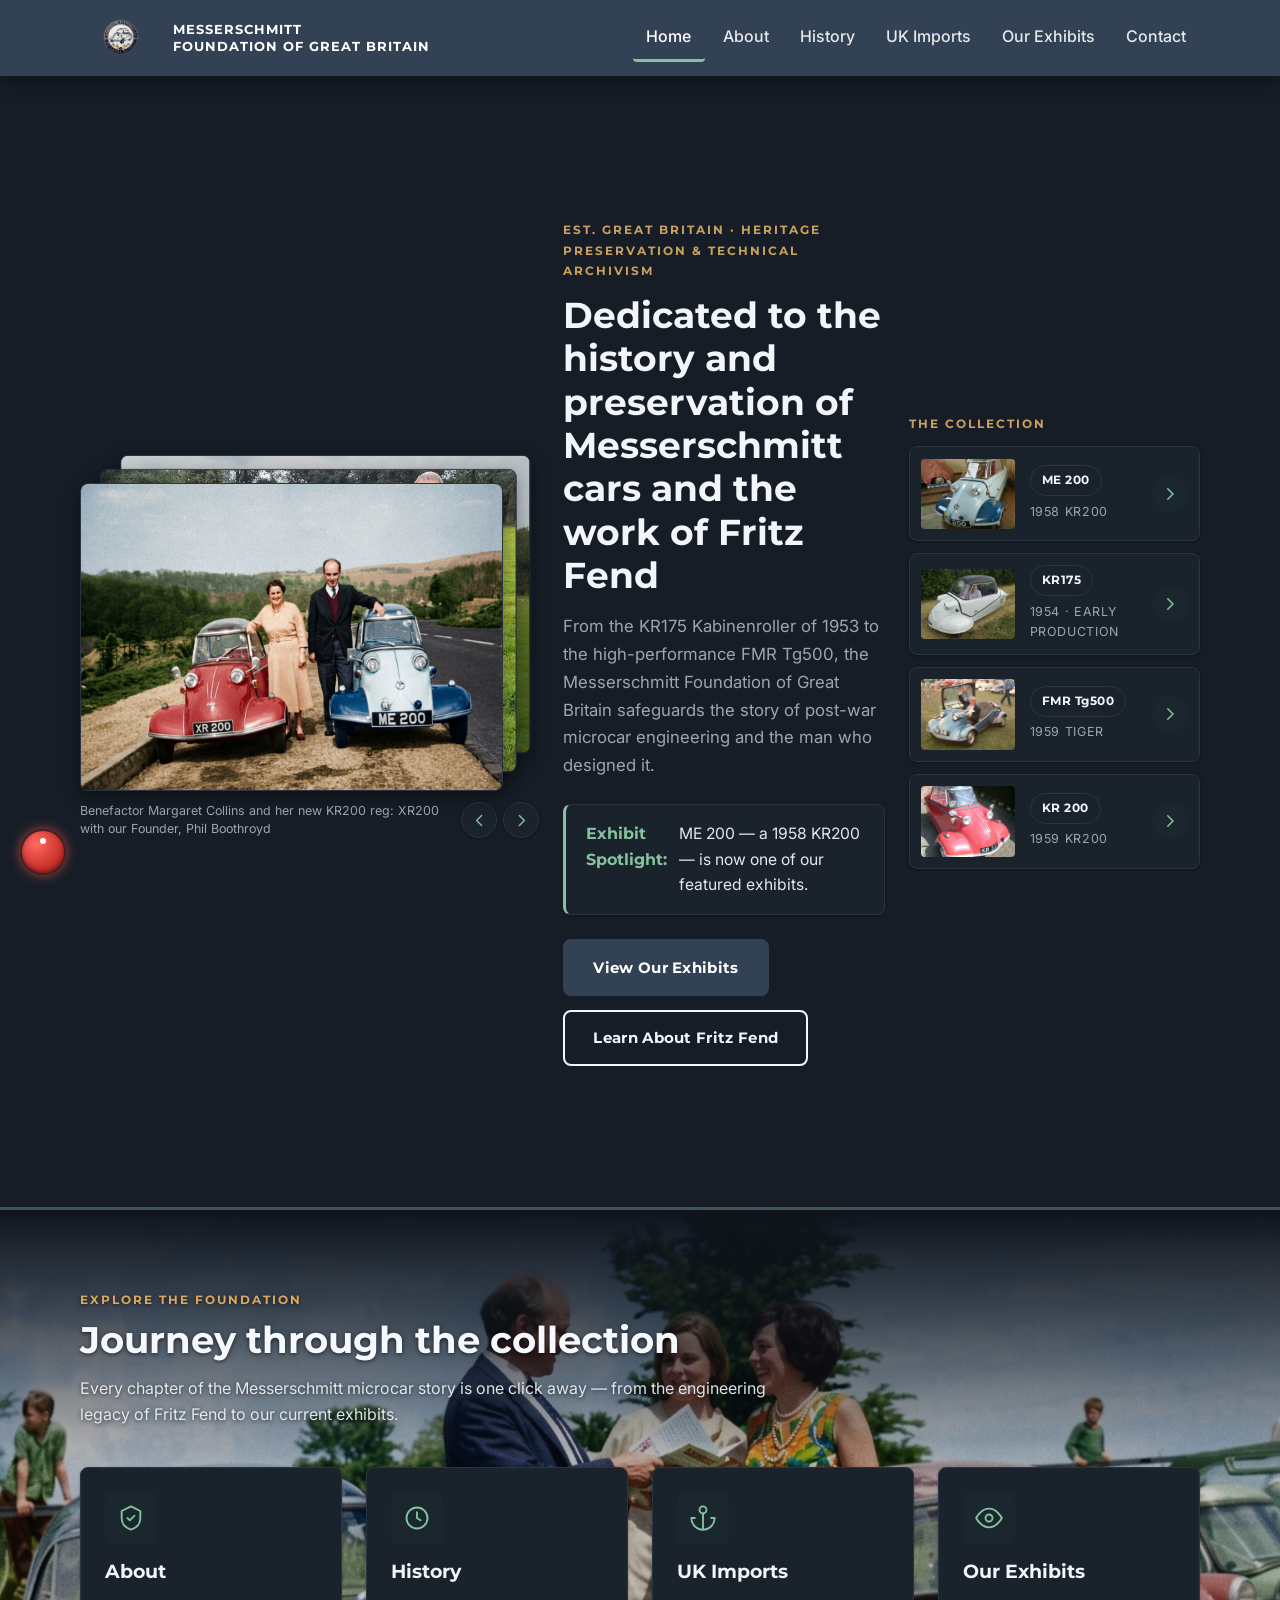
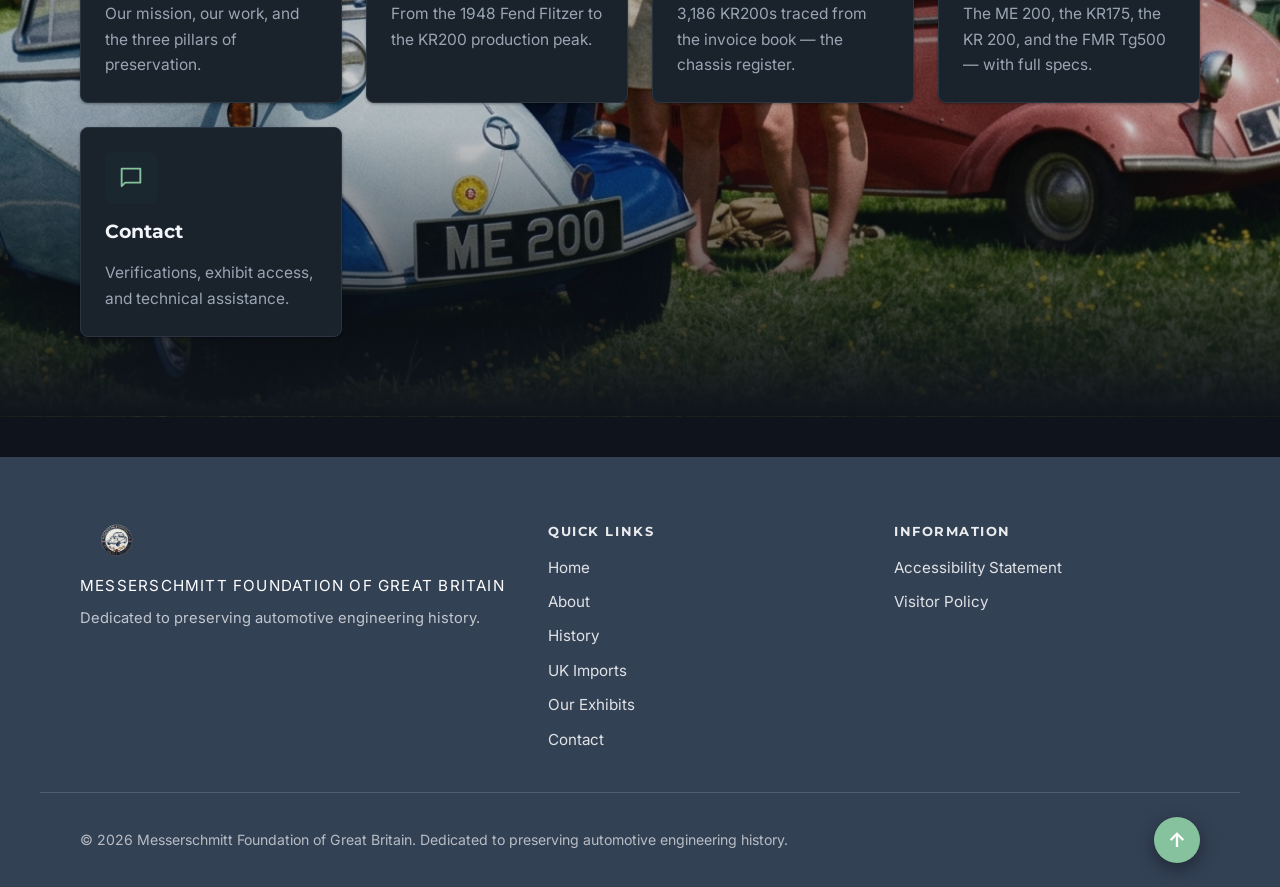
<file: index.html>
<!DOCTYPE html>
<html lang="en-GB" data-theme="dark">
<head>
  <meta charset="UTF-8">
  <meta name="viewport" content="width=device-width, initial-scale=1.0, viewport-fit=cover">
  <meta http-equiv="X-UA-Compatible" content="IE=edge">
  <meta name="theme-color" content="#334155">
  <meta name="color-scheme" content="dark light">

  <!-- Primary Meta Tags -->
  <title>Messerschmitt Foundation of Great Britain | Preserving Messerschmitt Microcars &amp; the Legacy of Fritz Fend</title>
  <meta name="title" content="Messerschmitt Foundation of Great Britain">
  <meta name="description" content="The Messerschmitt Foundation of Great Britain is dedicated to the historical preservation, technical archivism, restoration mentorship, and public education of Messerschmitt microcars, Kabinenroller, and the engineering legacy of Fritz Fend.">
  <meta name="keywords" content="Messerschmitt, KR175, KR200, FMR Tg500, Kabinenroller, Fritz Fend, microcar, bubble car, classic car, restoration, foundation, Great Britain">
  <meta name="author" content="Messerschmitt Foundation of Great Britain">
  <meta name="robots" content="index, follow">
  <meta name="language" content="English (Great Britain)">

  <!-- Open Graph / Social -->
  <meta property="og:type" content="website">
  <meta property="og:site_name" content="Messerschmitt Foundation of Great Britain">
  <meta property="og:title" content="Messerschmitt Foundation of Great Britain">
  <meta property="og:description" content="Dedicated to the history and preservation of Messerschmitt cars and the work of Fritz Fend. Home of the ME 200 — a 1958 KR200 featured exhibit.">
  <meta property="og:url" content="https://your-username.github.io/messerschmitt-foundation-gb/">
  <meta property="og:locale" content="en_GB">
  <meta property="og:image" content="https://your-username.github.io/messerschmitt-foundation-gb/assets/images/og-cover.jpg">

  <!-- Twitter Card -->
  <meta name="twitter:card" content="summary_large_image">
  <meta name="twitter:title" content="Messerschmitt Foundation of Great Britain">
  <meta name="twitter:description" content="Dedicated to the history and preservation of Messerschmitt cars and the work of Fritz Fend.">

  <!-- Favicon (inline SVG data URI — no external asset required) -->
  <link rel="icon" href="data:image/svg+xml,%3Csvg xmlns='http://www.w3.org/2000/svg' viewBox='0 0 32 32'%3E%3Crect width='32' height='32' rx='6' fill='%23334155'/%3E%3Ctext x='16' y='22' font-family='Georgia,serif' font-size='16' fill='%238C6A35' text-anchor='middle'%3EM%3C/text%3E%3C/svg%3E">

  <!-- Fonts -->
  <link rel="preconnect" href="https://fonts.googleapis.com">
  <link rel="preconnect" href="https://fonts.gstatic.com" crossorigin>
  <link href="https://fonts.googleapis.com/css2?family=Inter:wght@400;500;600;700&family=Montserrat:wght@600;700;800&display=swap" rel="stylesheet">

  <!-- Styles -->
  <link rel="stylesheet" href="styles.css?v=20260920c">

  <!-- Structured Data: Organization & WebSite Schema -->
  <script type="application/ld+json">
  {
    "@context": "https://schema.org",
    "@type": "Organization",
    "name": "Messerschmitt Foundation of Great Britain",
    "alternateName": "MFGB",
    "url": "https://your-username.github.io/messerschmitt-foundation-gb/",
    "description": "Historical preservation, technical archivism, restoration mentorship, and public education concerning Messerschmitt microcars, Kabinenroller, and the engineering legacy of technical designer Fritz Fend.",
    "areaServed": "GB",
    "knowsAbout": [
      "Messerschmitt KR175",
      "Messerschmitt KR200",
      "FMR Tg500",
      "Fritz Fend",
      "Kabinenroller"
    ],
    "subjectOf": {
      "@type": "Vehicle",
      "name": "ME 200",
      "description": "An original-specification 1958 Messerschmitt KR200 microcar with honest patina, featured exhibit of the Foundation.",
      "model": "KR200",
      "brand": {
        "@type": "Brand",
        "name": "Messerschmitt"
      },
      "productionDate": "1958",
      "vehicleEngine": {
        "@type": "EngineSpecification",
        "name": "Fichtel & Sachs 191cc two-stroke",
        "engineDisplacement": "191cc",
        "engineType": "Single-cylinder, two-stroke, air-cooled"
      }
    }
  }
  </script>
</head>

<body data-page="home">
  <!-- Floating display control -->
  <div class="micro-dashboard" id="micro-dashboard" role="group" aria-label="Display controls">
    <button class="dash-red" id="theme-toggle" type="button" role="switch" aria-checked="false" aria-label="Toggle light and dark mode">
      <span class="red-dot" aria-hidden="true"></span>
    </button>
  </div>

  <a class="skip-link" href="#main-content">Skip to main content</a>

  <!-- ============ SITE HEADER ============ -->
  <header class="site-header" id="site-header">
    <div class="container header-inner">
      <a class="brand" href="index.html" aria-label="Messerschmitt Foundation of Great Britain — home">
        <img class="brand-logo" src="assets/images/mfgb-logo.png" alt="" width="676" height="369">
        <span class="brand-text">MESSERSCHMITT<br>FOUNDATION OF GREAT BRITAIN</span>
      </a>

      <button
        class="nav-toggle"
        id="nav-toggle"
        type="button"
        aria-expanded="false"
        aria-controls="main-nav"
        aria-label="Toggle navigation">
        <span class="nav-toggle-bar" aria-hidden="true"></span>
        <span class="nav-toggle-bar" aria-hidden="true"></span>
        <span class="nav-toggle-bar" aria-hidden="true"></span>
      </button>

      <nav class="main-nav" id="main-nav" aria-label="Primary navigation" aria-hidden="true">
        <ul class="nav-list">
          <li><a class="nav-link" href="index.html">Home</a></li>
          <li><a class="nav-link" href="about.html">About</a></li>
          <li><a class="nav-link" href="history.html">History</a></li>
          <li><a class="nav-link" href="imports.html">UK Imports</a></li>
          <li><a class="nav-link" href="exhibits.html">Our Exhibits</a></li>
          <li><a class="nav-link" href="contact.html">Contact</a></li>
        </ul>
      </nav>
    </div>
  </header>

  <main id="main-content">

    <!-- ============ HERO SECTION ============ -->
    <section id="home" class="hero-section section" data-nav-target="home">
      <div class="container hero-grid">
        <!-- ============ PERIOD PHOTOGRAPHS ============
             A shuffled stack: the photograph on show is full size and
             the two behind peek out up and to the right. app.js module
             09 deals them forward every few seconds. data-depth is set
             here as well as in the script, so the stack is already
             arranged before the script runs. -->
        <figure class="hero-photo" id="hero-deck">
          <div class="hero-deck-frame">
            <img class="hero-deck-slide" data-depth="0"
              src="histroy%20of%20the%20mfgb%20file/xr%20%20200.jpeg"
              alt="1950s colour photograph of a red KR 200 registered XR 200, and the ME 200, parked on a rural roadside with a couple standing beside them"
              width="1170" height="912"
              fetchpriority="high" decoding="async">
            <img class="hero-deck-slide" data-depth="1" data-focus="high"
              src="histroy%20of%20the%20mfgb%20file/simonsmesserschmitt_orig.jpg"
              alt="A man standing beside a cream and red Messerschmitt KR200 with its canopy hinged open, on a lawn beneath mature trees"
              width="655" height="800" decoding="async">
            <img class="hero-deck-slide" data-depth="2"
              src="histroy%20of%20the%20mfgb%20file/sam-3530.jpg"
              alt="A line of small vintage microcars parked on a lawn at a gathering, with a tall hedge and trees behind"
              width="1024" height="768" decoding="async">
            <img class="hero-deck-slide" data-depth="3"
              src="histroy%20of%20the%20mfgb%20file/mfgb%20image.jpg"
              alt="A line of microcars parked diagonally at an outdoor gathering, with a banner and mature trees behind"
              width="1024" height="768" decoding="async">
          </div>

          <!-- Shown only while its plate is the one on show — see app.js
               module 09. data-caption-for is the plate's index in the deck. -->
          <figcaption class="hero-deck-caption is-shown" data-caption-for="0">Benefactor Margaret Collins and her new KR200 reg: XR200 with our Founder, Phil Boothroyd</figcaption>

          <!-- Manual stepping. Swiping the frame does the same thing on a
               touch screen; see app.js module 09. -->
          <div class="hero-deck-controls">
            <button class="hero-deck-step" type="button" data-deck-step="-1" aria-label="Show the previous photograph">
              <svg viewBox="0 0 24 24" fill="none" stroke="currentColor" stroke-width="2" stroke-linecap="round" stroke-linejoin="round" focusable="false" aria-hidden="true">
                <path d="M15 5l-7 7 7 7"></path>
              </svg>
            </button>
            <button class="hero-deck-step" type="button" data-deck-step="1" aria-label="Show the next photograph">
              <svg viewBox="0 0 24 24" fill="none" stroke="currentColor" stroke-width="2" stroke-linecap="round" stroke-linejoin="round" focusable="false" aria-hidden="true">
                <path d="M9 5l7 7-7 7"></path>
              </svg>
            </button>
          </div>
        </figure>

        <div class="hero-content">
          <p class="eyebrow">Est. Great Britain · Heritage Preservation &amp; Technical Archivism</p>
          <h1 class="hero-title">Dedicated to the history and preservation of Messerschmitt cars and the work of Fritz Fend</h1>
          <p class="hero-lede">
            From the KR175 Kabinenroller of 1953 to the high-performance FMR Tg500,
            the Messerschmitt Foundation of Great Britain safeguards the story of
            post-war microcar engineering and the man who designed it.
          </p>
          <div class="callout-box" role="note">
            <strong>Exhibit Spotlight:</strong> ME 200 — a 1958 KR200 — is now one of
            our featured exhibits.
          </div>
          <div class="hero-actions">
            <a class="btn btn-primary" href="exhibits.html">View Our Exhibits</a>
            <a class="btn btn-secondary" href="history.html">Learn About Fritz Fend</a>
          </div>
        </div>

        <!-- ============ COLLECTION STACK ============
             Each widget opens Our Exhibits with that car already
             promoted to the featured slot (see app.js module 10). -->
        <div class="hero-collection">
          <h2 class="eyebrow">The Collection</h2>

          <div class="car-stack">
            <a class="car-widget" href="exhibits.html#exhibit-me200" aria-label="View the ME 200 — 1958 Messerschmitt KR200 on Our Exhibits">
              <span class="car-widget-media">
                <img src="ME200%20returned%20to%20Fend%20House.jpg" alt="" loading="lazy" decoding="async">
              </span>
              <span class="car-widget-label">
                <span class="placeholder-badge">ME 200</span>
                <span class="placeholder-caption">1958 KR200</span>
              </span>
              <span class="car-widget-go" aria-hidden="true">
                <svg viewBox="0 0 24 24" fill="none" stroke="currentColor" stroke-width="2" stroke-linecap="round" stroke-linejoin="round" focusable="false">
                  <path d="M9 5l7 7-7 7"></path>
                </svg>
              </span>
            </a>

            <a class="car-widget" href="exhibits.html#exhibit-kr175" aria-label="View the 1954 Messerschmitt KR175 on Our Exhibits">
              <span class="car-widget-media">
                <img src="histroy%20of%20the%20mfgb%20file/messerschmitt-KR175.jpg" alt="" loading="lazy" decoding="async">
              </span>
              <span class="car-widget-label">
                <span class="placeholder-badge">KR175</span>
                <span class="placeholder-caption">1954 · Early Production</span>
              </span>
              <span class="car-widget-go" aria-hidden="true">
                <svg viewBox="0 0 24 24" fill="none" stroke="currentColor" stroke-width="2" stroke-linecap="round" stroke-linejoin="round" focusable="false">
                  <path d="M9 5l7 7-7 7"></path>
                </svg>
              </span>
            </a>

            <a class="car-widget" href="exhibits.html#exhibit-tg500" aria-label="View the 1959 FMR Tg500 on Our Exhibits">
              <span class="car-widget-media">
                <img src="the%20blue%20one.jpeg" alt="" loading="lazy" decoding="async">
              </span>
              <span class="car-widget-label">
                <span class="placeholder-badge">FMR Tg500</span>
                <span class="placeholder-caption">1959 Tiger</span>
              </span>
              <span class="car-widget-go" aria-hidden="true">
                <svg viewBox="0 0 24 24" fill="none" stroke="currentColor" stroke-width="2" stroke-linecap="round" stroke-linejoin="round" focusable="false">
                  <path d="M9 5l7 7-7 7"></path>
                </svg>
              </span>
            </a>

            <a class="car-widget" href="exhibits.html#exhibit-kr200" aria-label="View the 1959 Messerschmitt KR200 on Our Exhibits">
              <span class="car-widget-media">
                <img src="histroy%20of%20the%20mfgb%20file/KR200MFGB-web.jpg" alt="" loading="lazy" decoding="async">
              </span>
              <span class="car-widget-label">
                <span class="placeholder-badge">KR 200</span>
                <span class="placeholder-caption">1959 KR200</span>
              </span>
              <span class="car-widget-go" aria-hidden="true">
                <svg viewBox="0 0 24 24" fill="none" stroke="currentColor" stroke-width="2" stroke-linecap="round" stroke-linejoin="round" focusable="false">
                  <path d="M9 5l7 7-7 7"></path>
                </svg>
              </span>
            </a>
          </div>
        </div>
      </div>
    </section>

    <!-- ============ EXPLORE SECTION (ME 200 in the wild background) ============ -->
    <section id="explore" class="section section-alt section-explore-bg" aria-labelledby="explore-title">
      <div class="container">
        <div class="section-heading">
          <p class="eyebrow">Explore the Foundation</p>
          <h2 class="section-title" id="explore-title">Journey through the collection</h2>
          <p class="section-subtitle">
            Every chapter of the Messerschmitt microcar story is one click away —
            from the engineering legacy of Fritz Fend to our current exhibits.
          </p>
        </div>

        <div class="explore-grid">
          <a class="card explore-card" href="about.html">
            <div class="card-icon" aria-hidden="true">
              <svg viewBox="0 0 24 24" fill="none" stroke="currentColor" stroke-width="1.6" stroke-linecap="round" stroke-linejoin="round">
                <path d="M12 2l8 4v6c0 5-3.5 8.5-8 10-4.5-1.5-8-5-8-10V6z"></path>
                <path d="M9 12l2 2 4-4"></path>
              </svg>
            </div>
            <h3 class="card-title">About</h3>
            <p class="card-text">Our mission, our work, and the three pillars of preservation.</p>
          </a>

          <a class="card explore-card" href="history.html">
            <div class="card-icon" aria-hidden="true">
              <svg viewBox="0 0 24 24" fill="none" stroke="currentColor" stroke-width="1.6" stroke-linecap="round" stroke-linejoin="round">
                <circle cx="12" cy="12" r="9"></circle>
                <path d="M12 7v5l3 2"></path>
              </svg>
            </div>
            <h3 class="card-title">History</h3>
            <p class="card-text">From the 1948 Fend Flitzer to the KR200 production peak.</p>
          </a>

          <a class="card explore-card" href="imports.html">
            <div class="card-icon" aria-hidden="true">
              <svg viewBox="0 0 24 24" fill="none" stroke="currentColor" stroke-width="1.6" stroke-linecap="round" stroke-linejoin="round">
                <path d="M12 22V8"></path>
                <path d="M5 12H2a10 10 0 0 0 20 0h-3"></path>
                <circle cx="12" cy="5" r="3"></circle>
              </svg>
            </div>
            <h3 class="card-title">UK Imports</h3>
            <p class="card-text">3,186 KR200s traced from the invoice book — the chassis register.</p>
          </a>

          <a class="card explore-card" href="exhibits.html">
            <div class="card-icon" aria-hidden="true">
              <svg viewBox="0 0 24 24" fill="none" stroke="currentColor" stroke-width="1.6" stroke-linecap="round" stroke-linejoin="round">
                <path d="M1 12s4-8 11-8 11 8 11 8-4 8-11 8-11-8-11-8z"></path>
                <circle cx="12" cy="12" r="3"></circle>
              </svg>
            </div>
            <h3 class="card-title">Our Exhibits</h3>
            <p class="card-text">The ME 200, the KR175, the KR 200, and the FMR Tg500 — with full specs.</p>
          </a>

          <a class="card explore-card" href="contact.html">
            <div class="card-icon" aria-hidden="true">
              <svg viewBox="0 0 24 24" fill="none" stroke="currentColor" stroke-width="1.6" stroke-linecap="round" stroke-linejoin="round">
                <path d="M4 4h16v12H7l-3 3z"></path>
              </svg>
            </div>
            <h3 class="card-title">Contact</h3>
            <p class="card-text">Verifications, exhibit access, and technical assistance.</p>
          </a>
        </div>
      </div>
    </section>

  </main>

  <!-- ============ FOOTER ============ -->
  <footer class="site-footer">
    <div class="container footer-grid">
      <div class="footer-brand">
        <img class="footer-logo" src="assets/images/mfgb-logo.png" alt="" width="676" height="369" loading="lazy" decoding="async">
        <p class="footer-title">MESSERSCHMITT FOUNDATION OF GREAT BRITAIN</p>
        <p class="footer-text">
          Dedicated to preserving automotive engineering history.
        </p>
      </div>

      <nav class="footer-nav" aria-label="Footer navigation">
        <p class="footer-heading">Quick Links</p>
        <ul>
          <li><a href="index.html">Home</a></li>
          <li><a href="about.html">About</a></li>
          <li><a href="history.html">History</a></li>
          <li><a href="imports.html">UK Imports</a></li>
          <li><a href="exhibits.html">Our Exhibits</a></li>
          <li><a href="contact.html">Contact</a></li>
        </ul>
      </nav>

      <div class="footer-legal">
        <p class="footer-heading">Information</p>
        <ul>
          <li><a href="contact.html#accessibility">Accessibility Statement</a></li>
          <li><a href="contact.html#visitor-policy">Visitor Policy</a></li>
        </ul>
      </div>
    </div>

    <div class="container footer-bottom">
      <p>© 2026 Messerschmitt Foundation of Great Britain. Dedicated to preserving automotive engineering history.</p>
      <button class="back-to-top" id="back-to-top" type="button" aria-label="Back to top" hidden>&uarr;</button>
    </div>
  </footer>

  <script src="app.js?v=20260920c"></script>
</body>
</html>
</file>
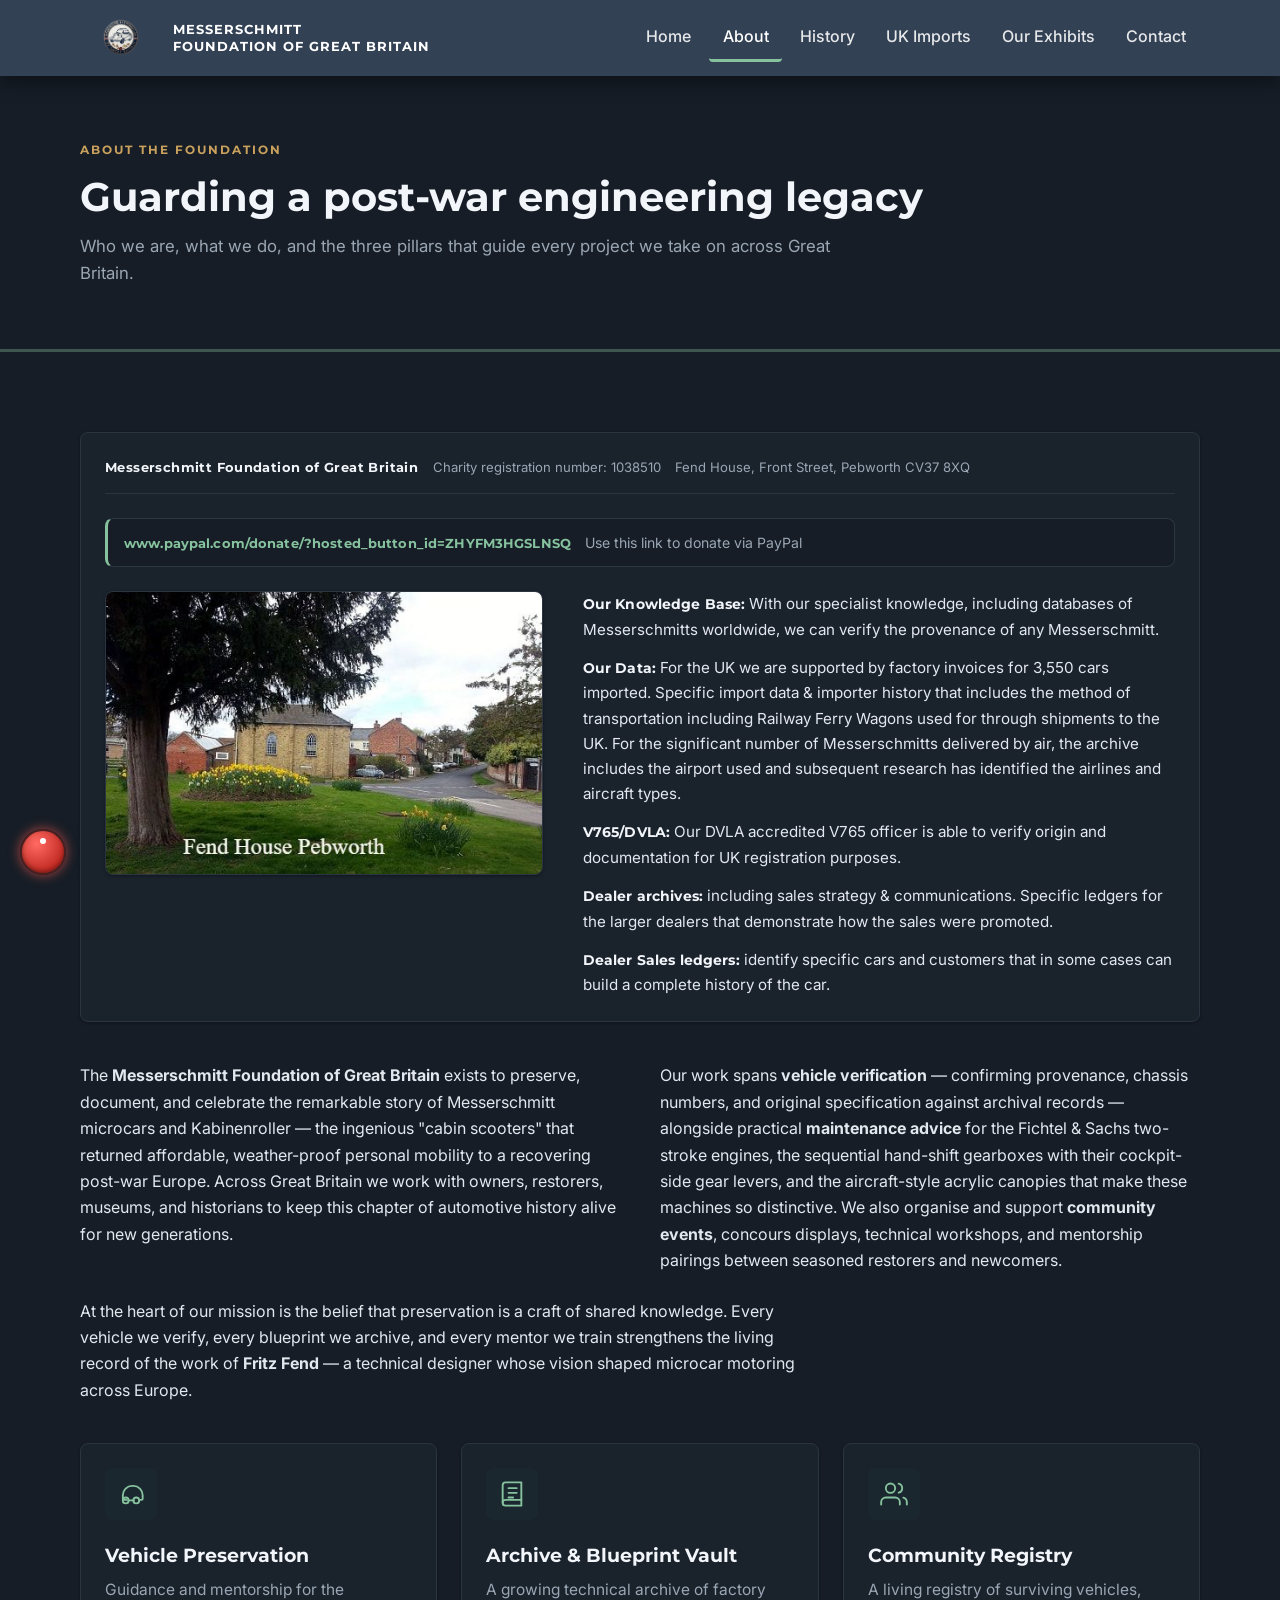
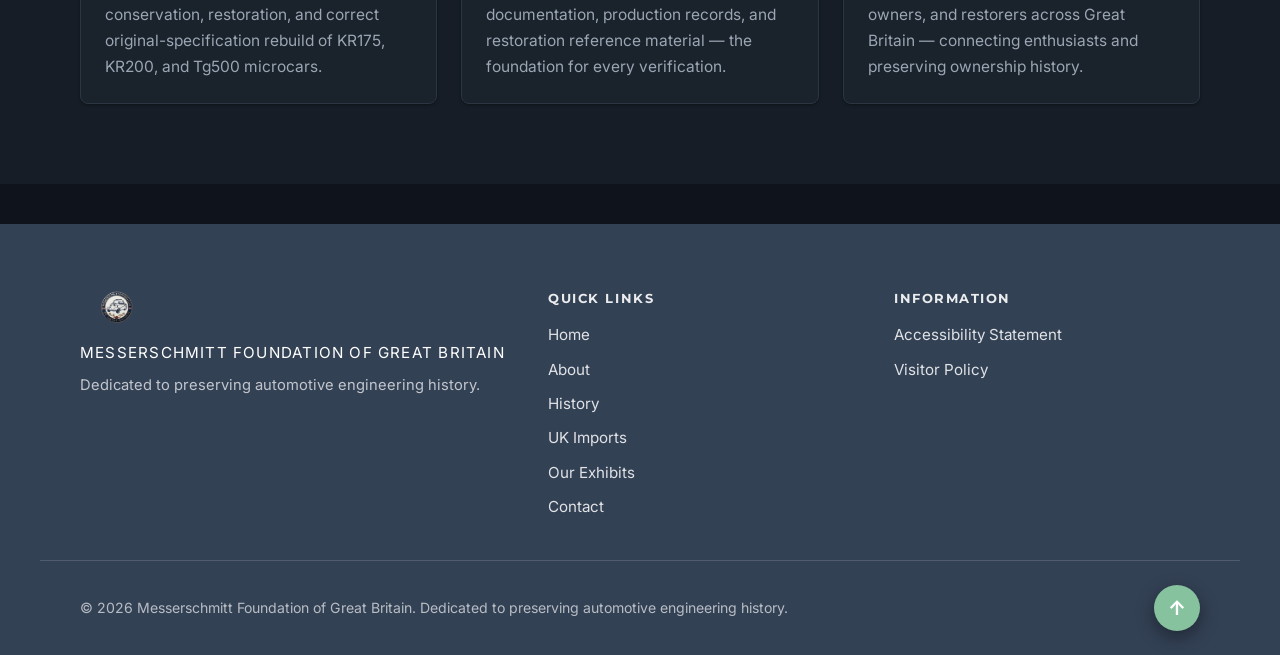
<file: about.html>
<!DOCTYPE html>
<html lang="en-GB" data-theme="dark">
<head>
  <meta charset="UTF-8">
  <meta name="viewport" content="width=device-width, initial-scale=1.0, viewport-fit=cover">
  <meta http-equiv="X-UA-Compatible" content="IE=edge">
  <meta name="theme-color" content="#334155">
  <meta name="color-scheme" content="dark light">

  <title>About | Messerschmitt Foundation of Great Britain</title>
  <meta name="title" content="About the Messerschmitt Foundation of Great Britain">
  <meta name="description" content="Learn about the Messerschmitt Foundation of Great Britain — vehicle verification, maintenance advice, community events, and the pillars of preservation, archiving, and registry.">
  <meta name="robots" content="index, follow">

  <meta property="og:type" content="website">
  <meta property="og:site_name" content="Messerschmitt Foundation of Great Britain">
  <meta property="og:title" content="About the Foundation">
  <meta property="og:description" content="Guarding a post-war engineering legacy: vehicle preservation, archive & blueprint vault, and the community registry.">
  <meta property="og:url" content="https://your-username.github.io/messerschmitt-foundation-gb/about.html">

  <link rel="icon" href="data:image/svg+xml,%3Csvg xmlns='http://www.w3.org/2000/svg' viewBox='0 0 32 32'%3E%3Crect width='32' height='32' rx='6' fill='%23334155'/%3E%3Ctext x='16' y='22' font-family='Georgia,serif' font-size='16' fill='%238C6A35' text-anchor='middle'%3EM%3C/text%3E%3C/svg%3E">

  <link rel="preconnect" href="https://fonts.googleapis.com">
  <link rel="preconnect" href="https://fonts.gstatic.com" crossorigin>
  <link href="https://fonts.googleapis.com/css2?family=Inter:wght@400;500;600;700&family=Montserrat:wght@600;700;800&display=swap" rel="stylesheet">

  <link rel="stylesheet" href="styles.css?v=20260920c">
</head>

<body data-page="about">
  <!-- Floating display control -->
  <div class="micro-dashboard" id="micro-dashboard" role="group" aria-label="Display controls">
    <button class="dash-red" id="theme-toggle" type="button" role="switch" aria-checked="false" aria-label="Toggle light and dark mode">
      <span class="red-dot" aria-hidden="true"></span>
    </button>
  </div>

  <a class="skip-link" href="#main-content">Skip to main content</a>

  <!-- ============ SITE HEADER ============ -->
  <header class="site-header" id="site-header">
    <div class="container header-inner">
      <a class="brand" href="index.html" aria-label="Messerschmitt Foundation of Great Britain — home">
        <img class="brand-logo" src="assets/images/mfgb-logo.png" alt="" width="676" height="369">
        <span class="brand-text">MESSERSCHMITT<br>FOUNDATION OF GREAT BRITAIN</span>
      </a>

      <button
        class="nav-toggle"
        id="nav-toggle"
        type="button"
        aria-expanded="false"
        aria-controls="main-nav"
        aria-label="Toggle navigation">
        <span class="nav-toggle-bar" aria-hidden="true"></span>
        <span class="nav-toggle-bar" aria-hidden="true"></span>
        <span class="nav-toggle-bar" aria-hidden="true"></span>
      </button>

      <nav class="main-nav" id="main-nav" aria-label="Primary navigation" aria-hidden="true">
        <ul class="nav-list">
          <li><a class="nav-link" href="index.html">Home</a></li>
          <li><a class="nav-link" href="about.html">About</a></li>
          <li><a class="nav-link" href="history.html">History</a></li>
          <li><a class="nav-link" href="imports.html">UK Imports</a></li>
          <li><a class="nav-link" href="exhibits.html">Our Exhibits</a></li>
          <li><a class="nav-link" href="contact.html">Contact</a></li>
        </ul>
      </nav>
    </div>
  </header>

  <main id="main-content">

    <!-- ============ PAGE HERO ============ -->
    <section class="page-hero">
      <div class="container">
        <p class="eyebrow">About the Foundation</p>
        <h1 class="page-title">Guarding a post-war engineering legacy</h1>
        <p class="page-subtitle">
          Who we are, what we do, and the three pillars that guide every project
          we take on across Great Britain.
        </p>
      </div>
    </section>

    <!-- ============ ABOUT CONTENT ============ -->
    <section id="about" class="section section-alt" aria-labelledby="about-title">
      <div class="container">
        <h2 class="visually-hidden" id="about-title">About the Messerschmitt Foundation of Great Britain</h2>

        <!-- ============ FEND HOUSE & FOUNDATION DETAILS ============
             Migrated from the Foundation's previous page. The wording and
             the arrangement are the original's; the type, the surfaces and
             the spacing are this site's. -->
        <div class="foundation-panel card">
          <p class="foundation-masthead">
            <span>Messerschmitt Foundation of Great Britain</span>
            <span>Charity registration number: 1038510</span>
            <span>Fend House, Front Street, Pebworth CV37 8XQ</span>
          </p>

          <p class="foundation-donate">
            <a href="https://www.paypal.com/donate/?hosted_button_id=ZHYFM3HGSLNSQ" target="_blank" rel="noopener noreferrer">www.paypal.com/donate/?hosted_button_id=ZHYFM3HGSLNSQ</a>
            <span>Use this link to donate via PayPal</span>
          </p>

          <div class="foundation-grid">
            <figure class="foundation-photo">
              <img src="histroy%20of%20the%20mfgb%20file/fendhousemed.jpg" alt="Fend House, Pebworth, seen across the village green behind a large tree and a circular bed of daffodils" width="500" height="323" loading="lazy" decoding="async">
            </figure>

            <div class="foundation-facts">
              <p><strong>Our Knowledge Base:</strong> With our specialist knowledge, including databases of Messerschmitts worldwide, we can verify the provenance of any Messerschmitt.</p>
              <p><strong>Our Data:</strong> For the UK we are supported by factory invoices for 3,550 cars imported. Specific import data &amp; importer history that includes the method of transportation including Railway Ferry Wagons used for through shipments to the UK. For the significant number of Messerschmitts delivered by air, the archive includes the airport used and subsequent research has identified the airlines and aircraft types.</p>
              <p><strong>V765/DVLA:</strong> Our DVLA accredited V765 officer is able to verify origin and documentation for UK registration purposes.</p>
              <p><strong>Dealer archives:</strong> including sales strategy &amp; communications. Specific ledgers for the larger dealers that demonstrate how the sales were promoted.</p>
              <p><strong>Dealer Sales ledgers:</strong> identify specific cars and customers that in some cases can build a complete history of the car.</p>
            </div>
          </div>
        </div>

        <div class="prose-grid">
          <p>
            The <strong>Messerschmitt Foundation of Great Britain</strong> exists to
            preserve, document, and celebrate the remarkable story of Messerschmitt
            microcars and Kabinenroller — the ingenious "cabin scooters" that returned
            affordable, weather-proof personal mobility to a recovering post-war Europe.
            Across Great Britain we work with owners, restorers, museums, and historians
            to keep this chapter of automotive history alive for new generations.
          </p>
          <p>
            Our work spans <strong>vehicle verification</strong> — confirming provenance,
            chassis numbers, and original specification against archival records —
            alongside practical <strong>maintenance advice</strong> for the Fichtel &amp;
            Sachs two-stroke engines, the sequential hand-shift gearboxes with their
            cockpit-side gear levers, and the aircraft-style acrylic canopies that
            make these machines so distinctive.
            We also organise and support <strong>community events</strong>, concours
            displays, technical workshops, and mentorship pairings between seasoned
            restorers and newcomers.
          </p>
          <p>
            At the heart of our mission is the belief that preservation is a craft of
            shared knowledge. Every vehicle we verify, every blueprint we archive, and
            every mentor we train strengthens the living record of the work of
            <strong>Fritz Fend</strong> — a technical designer whose vision shaped
            microcar motoring across Europe.
          </p>
        </div>

        <div class="pillars-grid">
          <article class="card pillar-card">
            <div class="card-icon" aria-hidden="true">
              <svg viewBox="0 0 24 24" fill="none" stroke="currentColor" stroke-width="1.6" stroke-linecap="round" stroke-linejoin="round">
                <path d="M19 17h2c.6 0 1-.4 1-1v-3c0-4.4-3.6-8-8-8h-1c-4.4 0-8 3.6-8 8v3c0 .6.4 1 1 1h2"></path>
                <circle cx="7.5" cy="17.5" r="2.5"></circle>
                <circle cx="16.5" cy="17.5" r="2.5"></circle>
                <path d="M9.5 17.5h5"></path>
              </svg>
            </div>
            <h3 class="card-title">Vehicle Preservation</h3>
            <p class="card-text">
              Guidance and mentorship for the conservation, restoration, and correct
              original-specification rebuild of KR175, KR200, and Tg500 microcars.
            </p>
          </article>

          <article class="card pillar-card">
            <div class="card-icon" aria-hidden="true">
              <svg viewBox="0 0 24 24" fill="none" stroke="currentColor" stroke-width="1.6" stroke-linecap="round" stroke-linejoin="round">
                <path d="M4 19.5A2.5 2.5 0 0 1 6.5 17H20"></path>
                <path d="M6.5 2H20v20H6.5A2.5 2.5 0 0 1 4 19.5v-15A2.5 2.5 0 0 1 6.5 2z"></path>
                <path d="M9 7h7M9 11h7M9 15h4"></path>
              </svg>
            </div>
            <h3 class="card-title">Archive &amp; Blueprint Vault</h3>
            <p class="card-text">
              A growing technical archive of factory documentation, production records,
              and restoration reference material — the foundation for every verification.
            </p>
          </article>

          <article class="card pillar-card">
            <div class="card-icon" aria-hidden="true">
              <svg viewBox="0 0 24 24" fill="none" stroke="currentColor" stroke-width="1.6" stroke-linecap="round" stroke-linejoin="round">
                <path d="M17 21v-2a4 4 0 0 0-4-4H5a4 4 0 0 0-4 4v2"></path>
                <circle cx="9" cy="7" r="4"></circle>
                <path d="M23 21v-2a4 4 0 0 0-3-3.87"></path>
                <path d="M16 3.13a4 4 0 0 1 0 7.75"></path>
              </svg>
            </div>
            <h3 class="card-title">Community Registry</h3>
            <p class="card-text">
              A living registry of surviving vehicles, owners, and restorers across
              Great Britain — connecting enthusiasts and preserving ownership history.
            </p>
          </article>
        </div>
      </div>
    </section>
  </main>

  <!-- ============ FOOTER ============ -->
  <footer class="site-footer">
    <div class="container footer-grid">
      <div class="footer-brand">
        <img class="footer-logo" src="assets/images/mfgb-logo.png" alt="" width="676" height="369" loading="lazy" decoding="async">
        <p class="footer-title">MESSERSCHMITT FOUNDATION OF GREAT BRITAIN</p>
        <p class="footer-text">Dedicated to preserving automotive engineering history.</p>
      </div>

      <nav class="footer-nav" aria-label="Footer navigation">
        <p class="footer-heading">Quick Links</p>
        <ul>
          <li><a href="index.html">Home</a></li>
          <li><a href="about.html">About</a></li>
          <li><a href="history.html">History</a></li>
          <li><a href="imports.html">UK Imports</a></li>
          <li><a href="exhibits.html">Our Exhibits</a></li>
          <li><a href="contact.html">Contact</a></li>
        </ul>
      </nav>

      <div class="footer-legal">
        <p class="footer-heading">Information</p>
        <ul>
          <li><a href="contact.html">Accessibility Statement</a></li>
          <li><a href="contact.html#visitor-policy">Visitor Policy</a></li>
        </ul>
      </div>
    </div>

    <div class="container footer-bottom">
      <p>© 2026 Messerschmitt Foundation of Great Britain. Dedicated to preserving automotive engineering history.</p>
      <button class="back-to-top" id="back-to-top" type="button" aria-label="Back to top" hidden>&uarr;</button>
    </div>
  </footer>

  <script src="app.js?v=20260920c"></script>
</body>
</html>
</file>
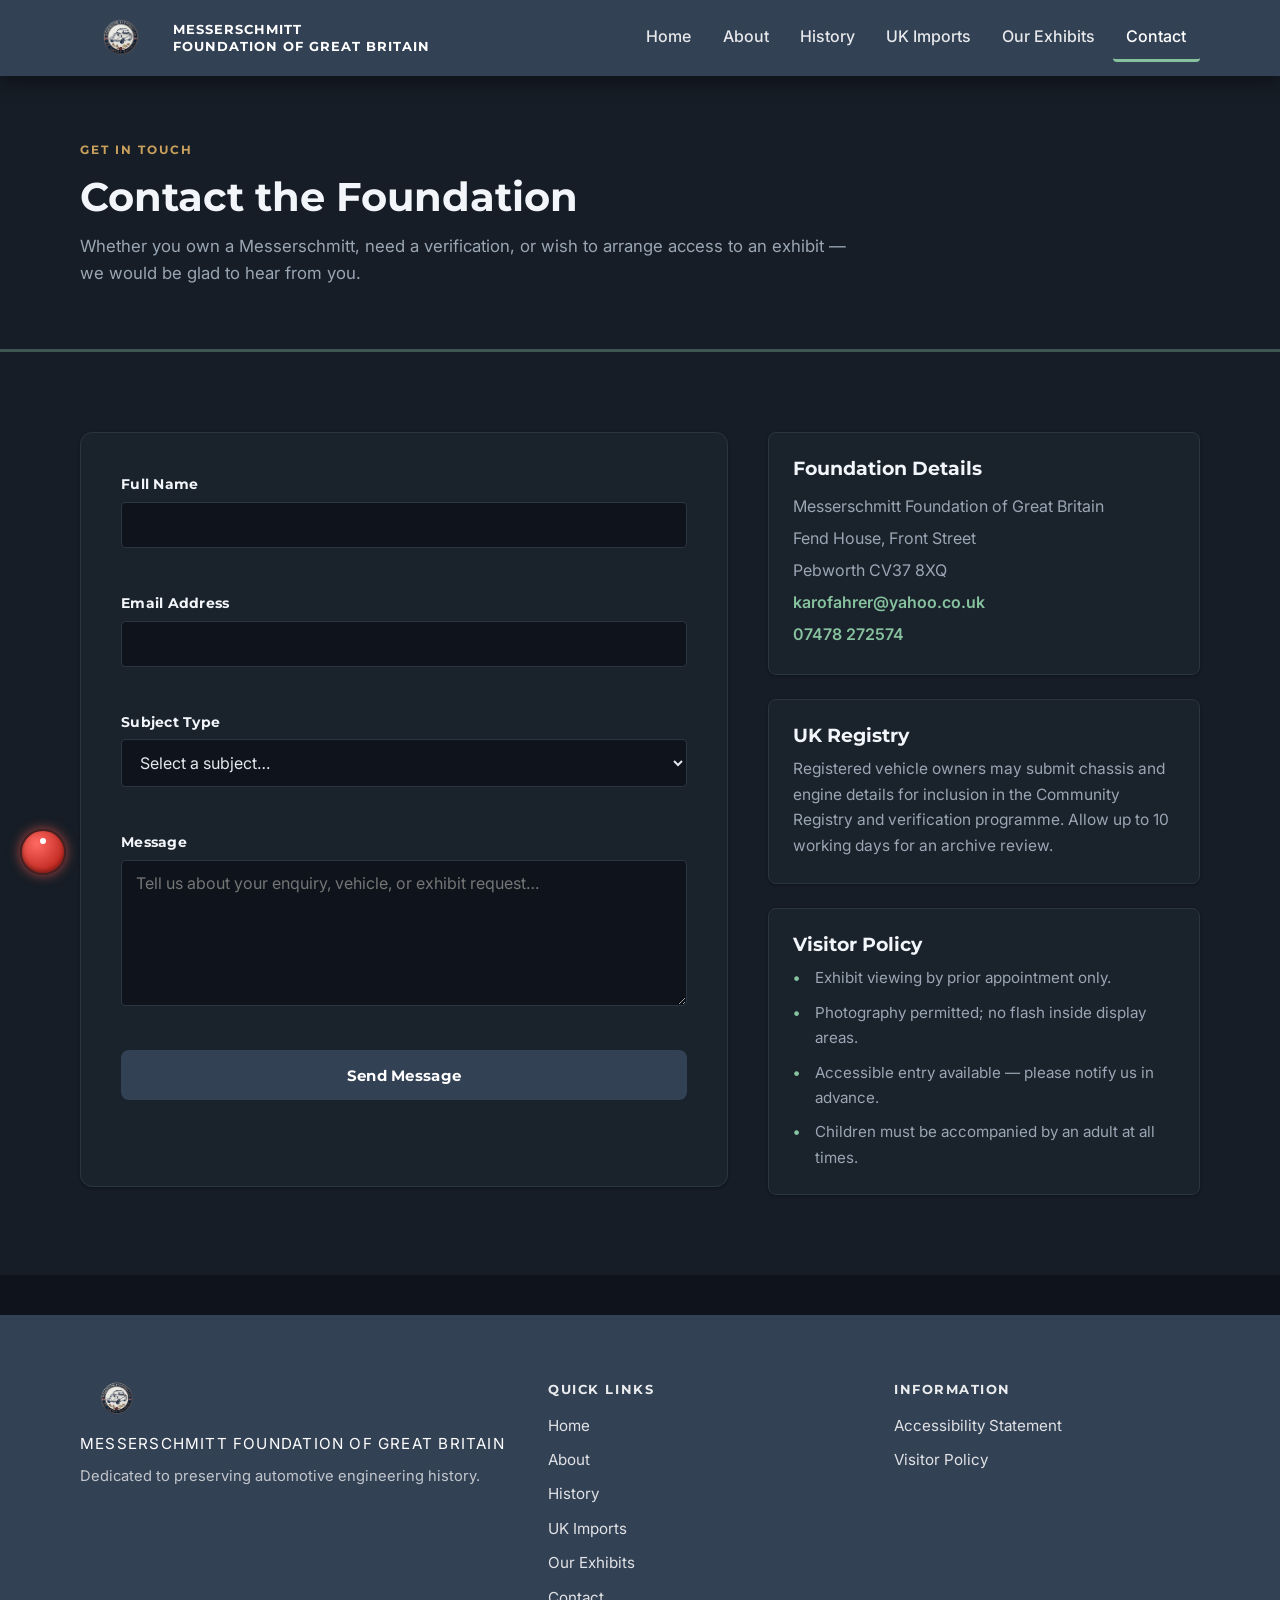
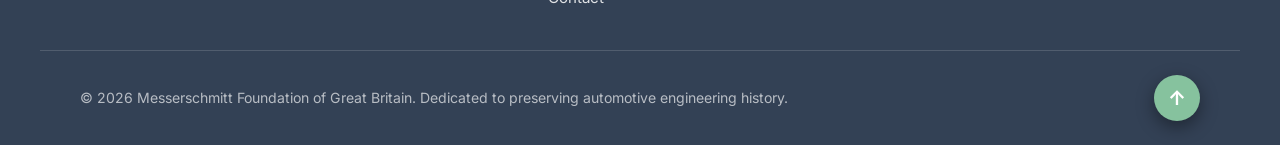
<file: contact.html>
<!DOCTYPE html>
<html lang="en-GB" data-theme="dark">
<head>
  <meta charset="UTF-8">
  <meta name="viewport" content="width=device-width, initial-scale=1.0, viewport-fit=cover">
  <meta http-equiv="X-UA-Compatible" content="IE=edge">
  <meta name="theme-color" content="#334155">
  <meta name="color-scheme" content="dark light">

  <title>Contact | Messerschmitt Foundation of Great Britain</title>
  <meta name="title" content="Contact the Messerschmitt Foundation of Great Britain">
  <meta name="description" content="Contact the Messerschmitt Foundation of Great Britain for general inquiries, vehicle verification, exhibit access, or technical assistance. View our visitor policy and registry details.">
  <meta name="robots" content="index, follow">

  <meta property="og:type" content="website">
  <meta property="og:site_name" content="Messerschmitt Foundation of Great Britain">
  <meta property="og:title" content="Contact the Foundation">
  <meta property="og:description" content="General inquiries, vehicle verification, exhibit access, and technical assistance.">
  <meta property="og:url" content="https://your-username.github.io/messerschmitt-foundation-gb/contact.html">

  <link rel="icon" href="data:image/svg+xml,%3Csvg xmlns='http://www.w3.org/2000/svg' viewBox='0 0 32 32'%3E%3Crect width='32' height='32' rx='6' fill='%23334155'/%3E%3Ctext x='16' y='22' font-family='Georgia,serif' font-size='16' fill='%238C6A35' text-anchor='middle'%3EM%3C/text%3E%3C/svg%3E">

  <link rel="preconnect" href="https://fonts.googleapis.com">
  <link rel="preconnect" href="https://fonts.gstatic.com" crossorigin>
  <link href="https://fonts.googleapis.com/css2?family=Inter:wght@400;500;600;700&family=Montserrat:wght@600;700;800&display=swap" rel="stylesheet">

  <link rel="stylesheet" href="styles.css?v=20260920c">
</head>

<body data-page="contact">
  <!-- Floating display control -->
  <div class="micro-dashboard" id="micro-dashboard" role="group" aria-label="Display controls">
    <button class="dash-red" id="theme-toggle" type="button" role="switch" aria-checked="false" aria-label="Toggle light and dark mode">
      <span class="red-dot" aria-hidden="true"></span>
    </button>
  </div>

  <a class="skip-link" href="#main-content">Skip to main content</a>

  <!-- ============ SITE HEADER ============ -->
  <header class="site-header" id="site-header">
    <div class="container header-inner">
      <a class="brand" href="index.html" aria-label="Messerschmitt Foundation of Great Britain — home">
        <img class="brand-logo" src="assets/images/mfgb-logo.png" alt="" width="676" height="369">
        <span class="brand-text">MESSERSCHMITT<br>FOUNDATION OF GREAT BRITAIN</span>
      </a>

      <button
        class="nav-toggle"
        id="nav-toggle"
        type="button"
        aria-expanded="false"
        aria-controls="main-nav"
        aria-label="Toggle navigation">
        <span class="nav-toggle-bar" aria-hidden="true"></span>
        <span class="nav-toggle-bar" aria-hidden="true"></span>
        <span class="nav-toggle-bar" aria-hidden="true"></span>
      </button>

      <nav class="main-nav" id="main-nav" aria-label="Primary navigation" aria-hidden="true">
        <ul class="nav-list">
          <li><a class="nav-link" href="index.html">Home</a></li>
          <li><a class="nav-link" href="about.html">About</a></li>
          <li><a class="nav-link" href="history.html">History</a></li>
          <li><a class="nav-link" href="imports.html">UK Imports</a></li>
          <li><a class="nav-link" href="exhibits.html">Our Exhibits</a></li>
          <li><a class="nav-link" href="contact.html">Contact</a></li>
        </ul>
      </nav>
    </div>
  </header>

  <main id="main-content">

    <!-- ============ PAGE HERO ============ -->
    <section class="page-hero">
      <div class="container">
        <p class="eyebrow">Get in Touch</p>
        <h1 class="page-title">Contact the Foundation</h1>
        <p class="page-subtitle">
          Whether you own a Messerschmitt, need a verification, or wish to arrange
          access to an exhibit — we would be glad to hear from you.
        </p>
      </div>
    </section>

    <!-- ============ CONTACT CONTENT ============ -->
    <section id="contact" class="section section-alt" aria-labelledby="contact-title">
      <div class="container">
        <h2 class="visually-hidden" id="contact-title">Contact form and Foundation details</h2>

        <div class="contact-grid">
          <!-- The `action` is a fallback for visitors without JavaScript: browsers
               hand a mailto form to the local email app. With JavaScript the
               handler in app.js composes a tidier enquiry and reports back on
               the page instead. -->
          <form class="contact-form" id="contact-form" action="mailto:karofahrer@yahoo.co.uk" method="post" enctype="text/plain" novalidate>
            <div class="form-field">
              <label for="full-name">Full Name</label>
              <input type="text" id="full-name" name="full-name" autocomplete="name" required>
              <span class="form-error" id="error-full-name" aria-live="polite"></span>
            </div>

            <div class="form-field">
              <label for="email">Email Address</label>
              <input type="email" id="email" name="email" autocomplete="email" required>
              <span class="form-error" id="error-email" aria-live="polite"></span>
            </div>

            <div class="form-field">
              <label for="subject-type">Subject Type</label>
              <select id="subject-type" name="subject-type" required>
                <option value="" selected disabled>Select a subject…</option>
                <option value="general">General Inquiry</option>
                <option value="verification">Vehicle Verification</option>
                <option value="exhibit-access">Exhibit Access</option>
                <option value="technical">Technical Assistance</option>
              </select>
              <span class="form-error" id="error-subject-type" aria-live="polite"></span>
            </div>

            <div class="form-field">
              <label for="message">Message</label>
              <textarea id="message" name="message" rows="6" required placeholder="Tell us about your enquiry, vehicle, or exhibit request…"></textarea>
              <span class="form-error" id="error-message" aria-live="polite"></span>
            </div>

            <!-- Decoy field for spam bots. Hidden from visitors and from screen
                 readers, and never required — a person cannot tick something
                 they cannot see, so only a bot fills this in, which marks the
                 submission as spam. Do not remove: without it the Foundation's
                 inbox takes every automated junk message the form receives. -->
            <input type="checkbox" name="botcheck" data-spam-trap tabindex="-1" autocomplete="off" aria-hidden="true" style="display:none">

            <button class="btn btn-primary" type="submit">Send Message</button>
            <p class="form-status" id="form-status" role="status" aria-live="polite" tabindex="-1"></p>

            <!-- Delivery choices, revealed after a valid submit. A single
                 mailto: link is not enough on its own — most people read mail
                 in a browser with no mail app configured, where clicking it
                 does nothing at all and the enquiry is silently lost. So the
                 visitor picks, and their choice opens in a new tab with the
                 enquiry already written. Populated by app.js. -->
            <div class="form-send" id="form-send" hidden>
              <p class="form-send-heading">Choose where to send your enquiry — it is already written</p>
              <div class="form-send-options" id="form-send-options"></div>
              <p class="form-send-note">If none of these work, write to <a href="mailto:karofahrer@yahoo.co.uk">karofahrer@yahoo.co.uk</a> directly.</p>
            </div>
          </form>

          <aside class="contact-sidebar">
            <div class="card contact-card" id="accessibility">
              <h3 class="card-title">Foundation Details</h3>
              <address class="contact-address">
                Messerschmitt Foundation of Great Britain<br>
                Fend House, Front Street<br>
                Pebworth CV37 8XQ<br>
                <a href="mailto:karofahrer@yahoo.co.uk">karofahrer@yahoo.co.uk</a><br>
                <a href="tel:+447478272574">07478 272574</a>
              </address>
            </div>

            <div class="card contact-card">
              <h3 class="card-title">UK Registry</h3>
              <p class="card-text">
                Registered vehicle owners may submit chassis and engine details for
                inclusion in the Community Registry and verification programme.
                Allow up to 10 working days for an archive review.
              </p>
            </div>

            <div class="card contact-card" id="visitor-policy">
              <h3 class="card-title">Visitor Policy</h3>
              <ul class="policy-list">
                <li>Exhibit viewing by prior appointment only.</li>
                <li>Photography permitted; no flash inside display areas.</li>
                <li>Accessible entry available — please notify us in advance.</li>
                <li>Children must be accompanied by an adult at all times.</li>
              </ul>
            </div>
          </aside>
        </div>
      </div>
    </section>
  </main>

  <!-- ============ FOOTER ============ -->
  <footer class="site-footer">
    <div class="container footer-grid">
      <div class="footer-brand">
        <img class="footer-logo" src="assets/images/mfgb-logo.png" alt="" width="676" height="369" loading="lazy" decoding="async">
        <p class="footer-title">MESSERSCHMITT FOUNDATION OF GREAT BRITAIN</p>
        <p class="footer-text">Dedicated to preserving automotive engineering history.</p>
      </div>

      <nav class="footer-nav" aria-label="Footer navigation">
        <p class="footer-heading">Quick Links</p>
        <ul>
          <li><a href="index.html">Home</a></li>
          <li><a href="about.html">About</a></li>
          <li><a href="history.html">History</a></li>
          <li><a href="imports.html">UK Imports</a></li>
          <li><a href="exhibits.html">Our Exhibits</a></li>
          <li><a href="contact.html">Contact</a></li>
        </ul>
      </nav>

      <div class="footer-legal">
        <p class="footer-heading">Information</p>
        <ul>
          <li><a href="contact.html#accessibility">Accessibility Statement</a></li>
          <li><a href="contact.html#visitor-policy">Visitor Policy</a></li>
        </ul>
      </div>
    </div>

    <div class="container footer-bottom">
      <p>© 2026 Messerschmitt Foundation of Great Britain. Dedicated to preserving automotive engineering history.</p>
      <button class="back-to-top" id="back-to-top" type="button" aria-label="Back to top" hidden>&uarr;</button>
    </div>
  </footer>

  <script src="app.js?v=20260920c"></script>
</body>
</html>
</file>
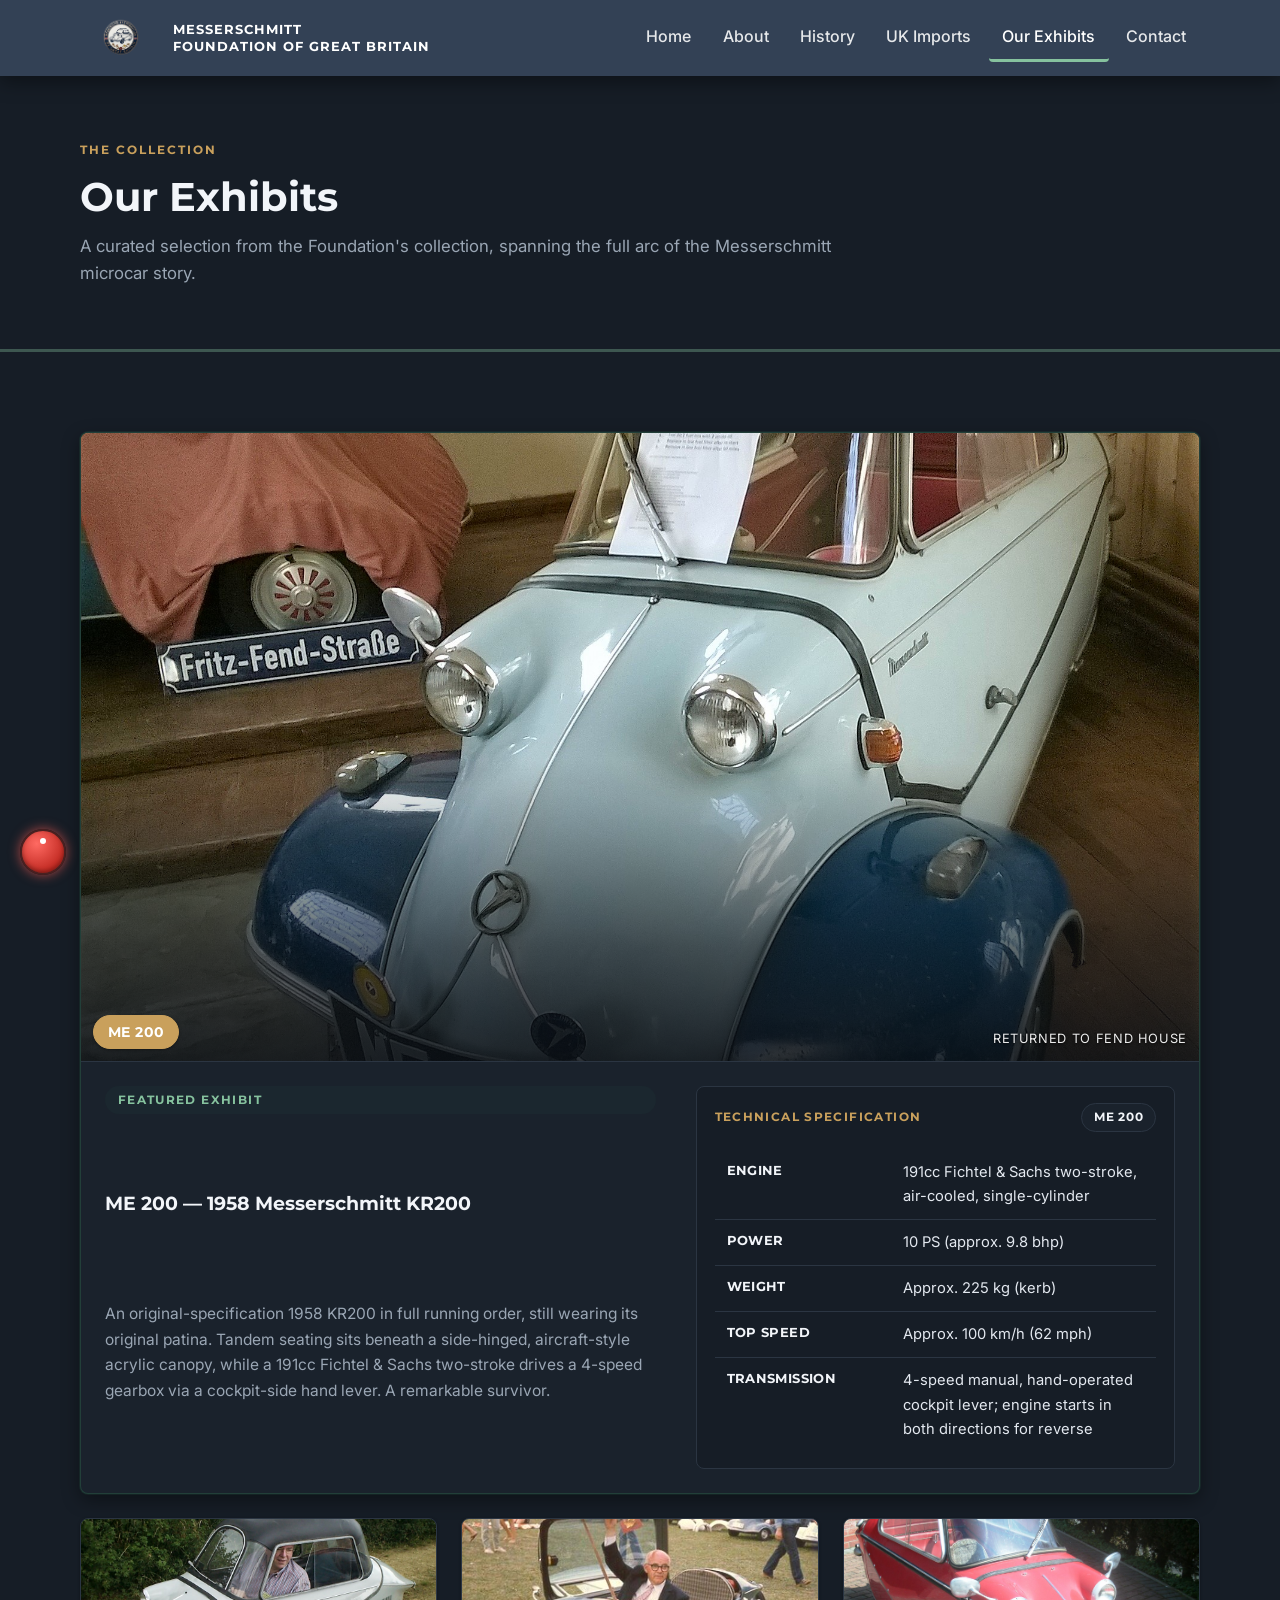
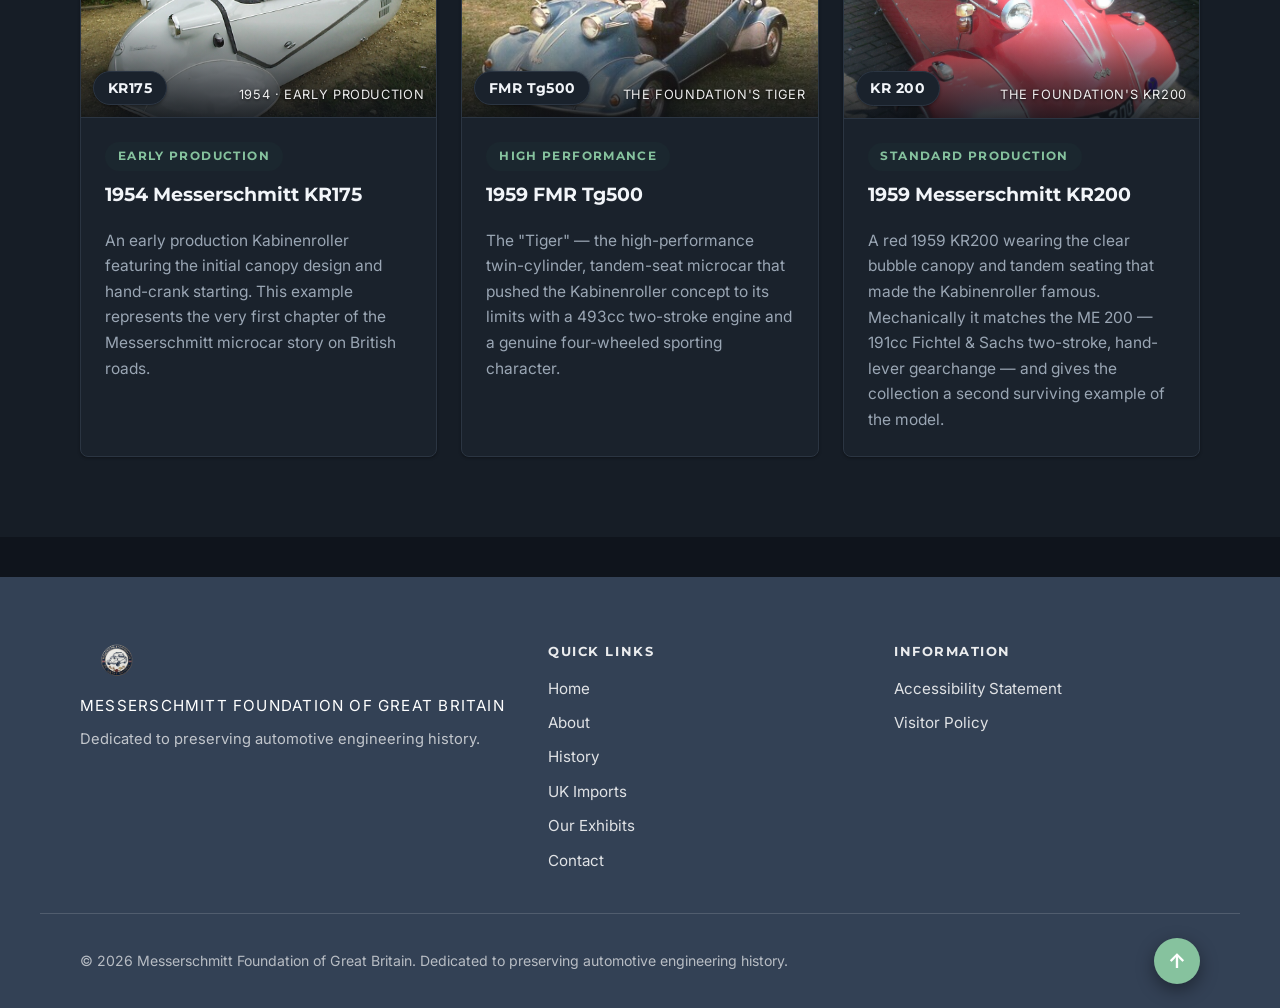
<file: exhibits.html>
<!DOCTYPE html>
<html lang="en-GB" data-theme="dark">
<head>
  <meta charset="UTF-8">
  <meta name="viewport" content="width=device-width, initial-scale=1.0, viewport-fit=cover">
  <meta http-equiv="X-UA-Compatible" content="IE=edge">
  <meta name="theme-color" content="#334155">
  <meta name="color-scheme" content="dark light">

  <title>Our Exhibits | Messerschmitt Foundation of Great Britain</title>
  <meta name="title" content="Our Exhibits — Messerschmitt Microcars">
  <meta name="description" content="The Foundation's collection: the ME 200 (1958 KR200), the 1954 KR175, the 1959 KR 200, and the 1959 FMR Tg500 — with full technical specifications.">
  <meta name="robots" content="index, follow">

  <meta property="og:type" content="website">
  <meta property="og:site_name" content="Messerschmitt Foundation of Great Britain">
  <meta property="og:title" content="Our Exhibits">
  <meta property="og:description" content="ME 200 — a 1958 KR200 — is our featured exhibit, alongside the KR175, the KR 200, and the FMR Tg500 Tiger.">
  <meta property="og:url" content="https://your-username.github.io/messerschmitt-foundation-gb/exhibits.html">

  <link rel="icon" href="data:image/svg+xml,%3Csvg xmlns='http://www.w3.org/2000/svg' viewBox='0 0 32 32'%3E%3Crect width='32' height='32' rx='6' fill='%23334155'/%3E%3Ctext x='16' y='22' font-family='Georgia,serif' font-size='16' fill='%238C6A35' text-anchor='middle'%3EM%3C/text%3E%3C/svg%3E">

  <link rel="preconnect" href="https://fonts.googleapis.com">
  <link rel="preconnect" href="https://fonts.gstatic.com" crossorigin>
  <link href="https://fonts.googleapis.com/css2?family=Inter:wght@400;500;600;700&family=Montserrat:wght@600;700;800&display=swap" rel="stylesheet">

  <link rel="stylesheet" href="styles.css?v=20260920c">
</head>

<body data-page="exhibits">
  <!-- Floating display control -->
  <div class="micro-dashboard" id="micro-dashboard" role="group" aria-label="Display controls">
    <button class="dash-red" id="theme-toggle" type="button" role="switch" aria-checked="false" aria-label="Toggle light and dark mode">
      <span class="red-dot" aria-hidden="true"></span>
    </button>
  </div>

  <a class="skip-link" href="#main-content">Skip to main content</a>

  <!-- ============ SITE HEADER ============ -->
  <header class="site-header" id="site-header">
    <div class="container header-inner">
      <a class="brand" href="index.html" aria-label="Messerschmitt Foundation of Great Britain — home">
        <img class="brand-logo" src="assets/images/mfgb-logo.png" alt="" width="676" height="369">
        <span class="brand-text">MESSERSCHMITT<br>FOUNDATION OF GREAT BRITAIN</span>
      </a>

      <button
        class="nav-toggle"
        id="nav-toggle"
        type="button"
        aria-expanded="false"
        aria-controls="main-nav"
        aria-label="Toggle navigation">
        <span class="nav-toggle-bar" aria-hidden="true"></span>
        <span class="nav-toggle-bar" aria-hidden="true"></span>
        <span class="nav-toggle-bar" aria-hidden="true"></span>
      </button>

      <nav class="main-nav" id="main-nav" aria-label="Primary navigation" aria-hidden="true">
        <ul class="nav-list">
          <li><a class="nav-link" href="index.html">Home</a></li>
          <li><a class="nav-link" href="about.html">About</a></li>
          <li><a class="nav-link" href="history.html">History</a></li>
          <li><a class="nav-link" href="imports.html">UK Imports</a></li>
          <li><a class="nav-link" href="exhibits.html">Our Exhibits</a></li>
          <li><a class="nav-link" href="contact.html">Contact</a></li>
        </ul>
      </nav>
    </div>
  </header>

  <main id="main-content">

    <!-- ============ PAGE HERO ============ -->
    <section class="page-hero">
      <div class="container">
        <p class="eyebrow">The Collection</p>
        <h1 class="page-title">Our Exhibits</h1>
        <p class="page-subtitle">
          A curated selection from the Foundation's collection, spanning the full
          arc of the Messerschmitt microcar story.
        </p>
      </div>
    </section>

    <!-- ============ EXHIBITS GRID ============ -->
    <section id="exhibits" class="section section-alt" aria-labelledby="exhibits-title">
      <div class="container">
        <h2 class="visually-hidden" id="exhibits-title">Foundation exhibit collection</h2>

        <div class="exhibits-grid">
          <!-- Exhibit Card 1: ME 200 (Featured) -->
          <article class="card exhibit-card exhibit-featured" id="exhibit-me200">
            <div class="media-placeholder exhibit-placeholder has-photo">
              <img class="media-photo" loading="lazy" decoding="async" src="ME200%20returned%20to%20Fend%20House.jpg" alt="The ME 200, a 1958 Messerschmitt KR200, returned to Fend House">
              <div class="photo-overlay">
                <span class="placeholder-badge">ME 200</span>
                <span class="placeholder-caption">Returned to Fend House</span>
              </div>
              <button
                class="exhibit-select"
                type="button"
                data-spec-select="me200"
                data-spec-name="ME 200"
                data-spec-full="1958 Messerschmitt KR200"
                aria-label="Show the technical specification for the 1958 Messerschmitt KR200"
                hidden></button>
            </div>
            <div class="exhibit-body">
              <p class="exhibit-tag" data-tag="Original Specification">Featured Exhibit</p>
              <h3 class="card-title">ME 200 — 1958 Messerschmitt KR200</h3>
              <p class="card-text">
                An original-specification 1958 KR200 in full running order, still wearing its original patina.
                Tandem seating sits beneath a side-hinged, aircraft-style acrylic
                canopy, while a 191cc Fichtel &amp; Sachs two-stroke drives a 4-speed
                gearbox via a cockpit-side hand lever. A remarkable survivor.
              </p>
              <!-- Specification panel — pressing any exhibit photo swaps this
                   sheet for that car's. The ME 200 sheet is authored inline so
                   the specification still reads with JavaScript disabled; the
                   other cars ship as <template>s below and are cloned in. -->
              <div class="spec-panel" id="spec-panel" data-spec-panel="me200">
                <p class="spec-panel-head">
                  <span class="spec-panel-eyebrow">Technical Specification</span>
                  <span class="spec-panel-car" data-spec-car>ME 200</span>
                </p>
                <p class="visually-hidden" role="status" aria-live="polite" data-spec-status></p>
                <div class="spec-panel-body" data-spec-body>
                  <table class="spec-table" aria-label="ME 200 technical specifications">
                    <caption class="visually-hidden">ME 200 — 1958 Messerschmitt KR200 technical specifications</caption>
                    <tbody>
                      <tr><th scope="row">Engine</th><td>191cc Fichtel &amp; Sachs two-stroke, air-cooled, single-cylinder</td></tr>
                      <tr><th scope="row">Power</th><td>10 PS (approx. 9.8 bhp)</td></tr>
                      <tr><th scope="row">Weight</th><td>Approx. 225 kg (kerb)</td></tr>
                      <tr><th scope="row">Top Speed</th><td>Approx. 100 km/h (62 mph)</td></tr>
                      <tr><th scope="row">Transmission</th><td>4-speed manual, hand-operated cockpit lever; engine starts in both directions for reverse</td></tr>
                    </tbody>
                  </table>
                </div>
              </div>
            </div>
          </article>

          <!-- Exhibit Card 2: KR175 -->
          <article class="card exhibit-card" id="exhibit-kr175">
            <div class="media-placeholder exhibit-placeholder has-photo">
              <img class="media-photo" loading="lazy" decoding="async" src="histroy%20of%20the%20mfgb%20file/messerschmitt-KR175.jpg" alt="The Foundation's 1954 Messerschmitt KR175">
              <div class="photo-overlay">
                <span class="placeholder-badge">KR175</span>
                <span class="placeholder-caption">1954 · Early Production</span>
              </div>
              <button
                class="exhibit-select"
                type="button"
                data-spec-select="kr175"
                data-spec-name="KR175"
                data-spec-full="1954 Messerschmitt KR175"
                aria-label="Show the technical specification for the 1954 Messerschmitt KR175"
                hidden></button>
            </div>
            <div class="exhibit-body">
              <p class="exhibit-tag" data-tag="Early Production">Early Production</p>
              <h3 class="card-title">1954 Messerschmitt KR175</h3>
              <p class="card-text">
                An early production Kabinenroller featuring the initial canopy design
                and hand-crank starting. This example represents the very first chapter
                of the Messerschmitt microcar story on British roads.
              </p>
            </div>
          </article>

          <!-- Exhibit Card 3: FMR Tg500 -->
          <article class="card exhibit-card" id="exhibit-tg500">
            <div class="media-placeholder exhibit-placeholder has-photo">
              <img class="media-photo" loading="lazy" decoding="async" src="the%20blue%20one.jpeg" alt="The Foundation's 1959 FMR Tg500 Tiger">
              <div class="photo-overlay">
                <span class="placeholder-badge">FMR Tg500</span>
                <span class="placeholder-caption">The Foundation's Tiger</span>
              </div>
              <button
                class="exhibit-select"
                type="button"
                data-spec-select="tg500"
                data-spec-name="FMR Tg500"
                data-spec-full="1959 FMR Tg500"
                aria-label="Show the technical specification for the 1959 FMR Tg500"
                hidden></button>
            </div>
            <div class="exhibit-body">
              <p class="exhibit-tag" data-tag="High Performance">High Performance</p>
              <h3 class="card-title">1959 FMR Tg500</h3>
              <p class="card-text">
                The "Tiger" — the high-performance twin-cylinder, tandem-seat microcar
                that pushed the Kabinenroller concept to its limits with a 493cc
                two-stroke engine and a genuine four-wheeled sporting character.
              </p>
            </div>
          </article>

          <!-- Exhibit Card 4: KR 200 -->
          <article class="card exhibit-card" id="exhibit-kr200">
            <div class="media-placeholder exhibit-placeholder has-photo">
              <img class="media-photo" loading="lazy" decoding="async" src="histroy%20of%20the%20mfgb%20file/KR200MFGB-web.jpg" alt="The Foundation's 1959 Messerschmitt KR200, a red example with its bubble canopy closed">
              <div class="photo-overlay">
                <span class="placeholder-badge">KR 200</span>
                <span class="placeholder-caption">The Foundation's KR200</span>
              </div>
              <button
                class="exhibit-select"
                type="button"
                data-spec-select="kr200"
                data-spec-name="KR 200"
                data-spec-full="1959 Messerschmitt KR200"
                aria-label="Show the technical specification for the 1959 Messerschmitt KR200"
                hidden></button>
            </div>
            <div class="exhibit-body">
              <p class="exhibit-tag" data-tag="Standard Production">Standard Production</p>
              <h3 class="card-title">1959 Messerschmitt KR200</h3>
              <p class="card-text">
                A red 1959 KR200 wearing the clear bubble canopy and tandem seating
                that made the Kabinenroller famous. Mechanically it matches the
                ME 200 — 191cc Fichtel &amp; Sachs two-stroke, hand-lever gearchange —
                and gives the collection a second surviving example of the model.
              </p>
            </div>
          </article>
        </div>
      </div>
    </section>

    <!-- ============ PER-CAR SPECIFICATION SHEETS ============
         One source of truth per car. Each sheet is cloned into the
         featured specification panel when its box is promoted.
         The ME 200 and KR 200 sheets both carry the standard KR200 model
         figures, since no Foundation-sourced data for either car has
         come in yet — give each its own numbers when it does.
         The Tg500 figures are provisional, publicly available numbers
         — replace them with Foundation-sourced data when ready. -->
    <template id="spec-kr175">
      <table class="spec-table" aria-label="1954 Messerschmitt KR175 technical specifications">
        <caption class="visually-hidden">1954 Messerschmitt KR175 technical specifications</caption>
        <tbody>
          <tr><th scope="row">Engine</th><td>173cc Fichtel &amp; Sachs two-stroke, air-cooled, single-cylinder</td></tr>
          <tr><th scope="row">Power</th><td>9 PS (approx. 8.9 bhp)</td></tr>
          <tr><th scope="row">Weight</th><td>Approx. 220 kg (kerb)</td></tr>
          <tr><th scope="row">Top Speed</th><td>Approx. 80 km/h (50 mph)</td></tr>
          <tr><th scope="row">Transmission</th><td>3-speed manual, hand-operated cockpit lever; engine started in both directions for reverse</td></tr>
        </tbody>
      </table>
    </template>

    <template id="spec-tg500">
      <table class="spec-table" aria-label="1959 FMR Tg500 technical specifications">
        <caption class="visually-hidden">1959 FMR Tg500 technical specifications</caption>
        <tbody>
          <tr><th scope="row">Engine</th><td>493cc Fichtel &amp; Sachs two-stroke, air-cooled, twin-cylinder</td></tr>
          <tr><th scope="row">Power</th><td>19.5 PS (approx. 19 bhp) at 5,000 rpm</td></tr>
          <tr><th scope="row">Weight</th><td>Approx. 390 kg (kerb)</td></tr>
          <tr><th scope="row">Top Speed</th><td>Approx. 125 km/h (78 mph)</td></tr>
          <tr><th scope="row">Transmission</th><td>4-speed manual with reverse gear; rear-wheel drive</td></tr>
        </tbody>
      </table>
    </template>
    <template id="spec-kr200">
      <table class="spec-table" aria-label="1959 Messerschmitt KR200 technical specifications">
        <caption class="visually-hidden">1959 Messerschmitt KR200 technical specifications</caption>
        <tbody>
          <tr><th scope="row">Engine</th><td>191cc Fichtel &amp; Sachs two-stroke, air-cooled, single-cylinder</td></tr>
          <tr><th scope="row">Power</th><td>10 PS (approx. 9.8 bhp)</td></tr>
          <tr><th scope="row">Weight</th><td>Approx. 225 kg (kerb)</td></tr>
          <tr><th scope="row">Top Speed</th><td>Approx. 100 km/h (62 mph)</td></tr>
          <tr><th scope="row">Transmission</th><td>4-speed manual, hand-operated cockpit lever; engine starts in both directions for reverse</td></tr>
        </tbody>
      </table>
    </template>
  </main>

  <!-- ============ FOOTER ============ -->
  <footer class="site-footer">
    <div class="container footer-grid">
      <div class="footer-brand">
        <img class="footer-logo" src="assets/images/mfgb-logo.png" alt="" width="676" height="369" loading="lazy" decoding="async">
        <p class="footer-title">MESSERSCHMITT FOUNDATION OF GREAT BRITAIN</p>
        <p class="footer-text">Dedicated to preserving automotive engineering history.</p>
      </div>

      <nav class="footer-nav" aria-label="Footer navigation">
        <p class="footer-heading">Quick Links</p>
        <ul>
          <li><a href="index.html">Home</a></li>
          <li><a href="about.html">About</a></li>
          <li><a href="history.html">History</a></li>
          <li><a href="imports.html">UK Imports</a></li>
          <li><a href="exhibits.html">Our Exhibits</a></li>
          <li><a href="contact.html">Contact</a></li>
        </ul>
      </nav>

      <div class="footer-legal">
        <p class="footer-heading">Information</p>
        <ul>
          <li><a href="contact.html">Accessibility Statement</a></li>
          <li><a href="contact.html#visitor-policy">Visitor Policy</a></li>
        </ul>
      </div>
    </div>

    <div class="container footer-bottom">
      <p>© 2026 Messerschmitt Foundation of Great Britain. Dedicated to preserving automotive engineering history.</p>
      <button class="back-to-top" id="back-to-top" type="button" aria-label="Back to top" hidden>&uarr;</button>
    </div>
  </footer>

  <script src="app.js?v=20260920c"></script>
</body>
</html>
</file>
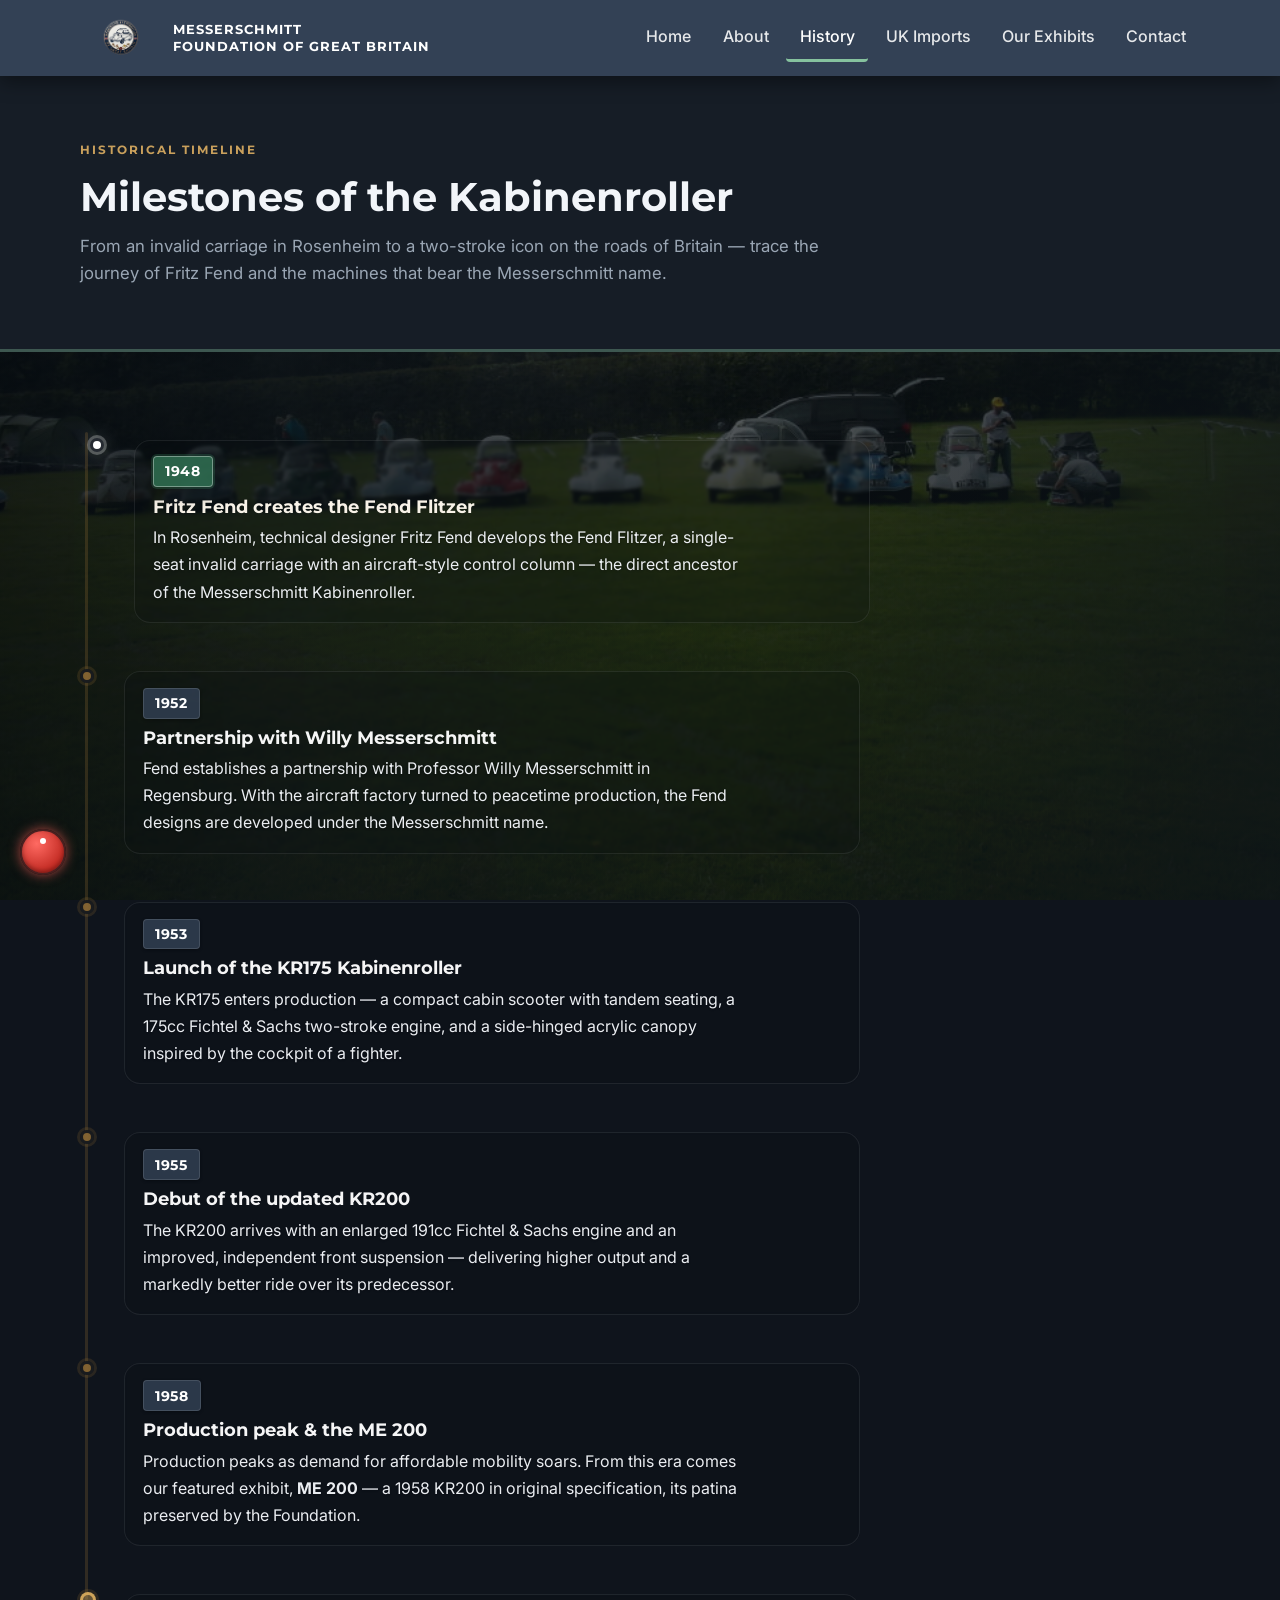
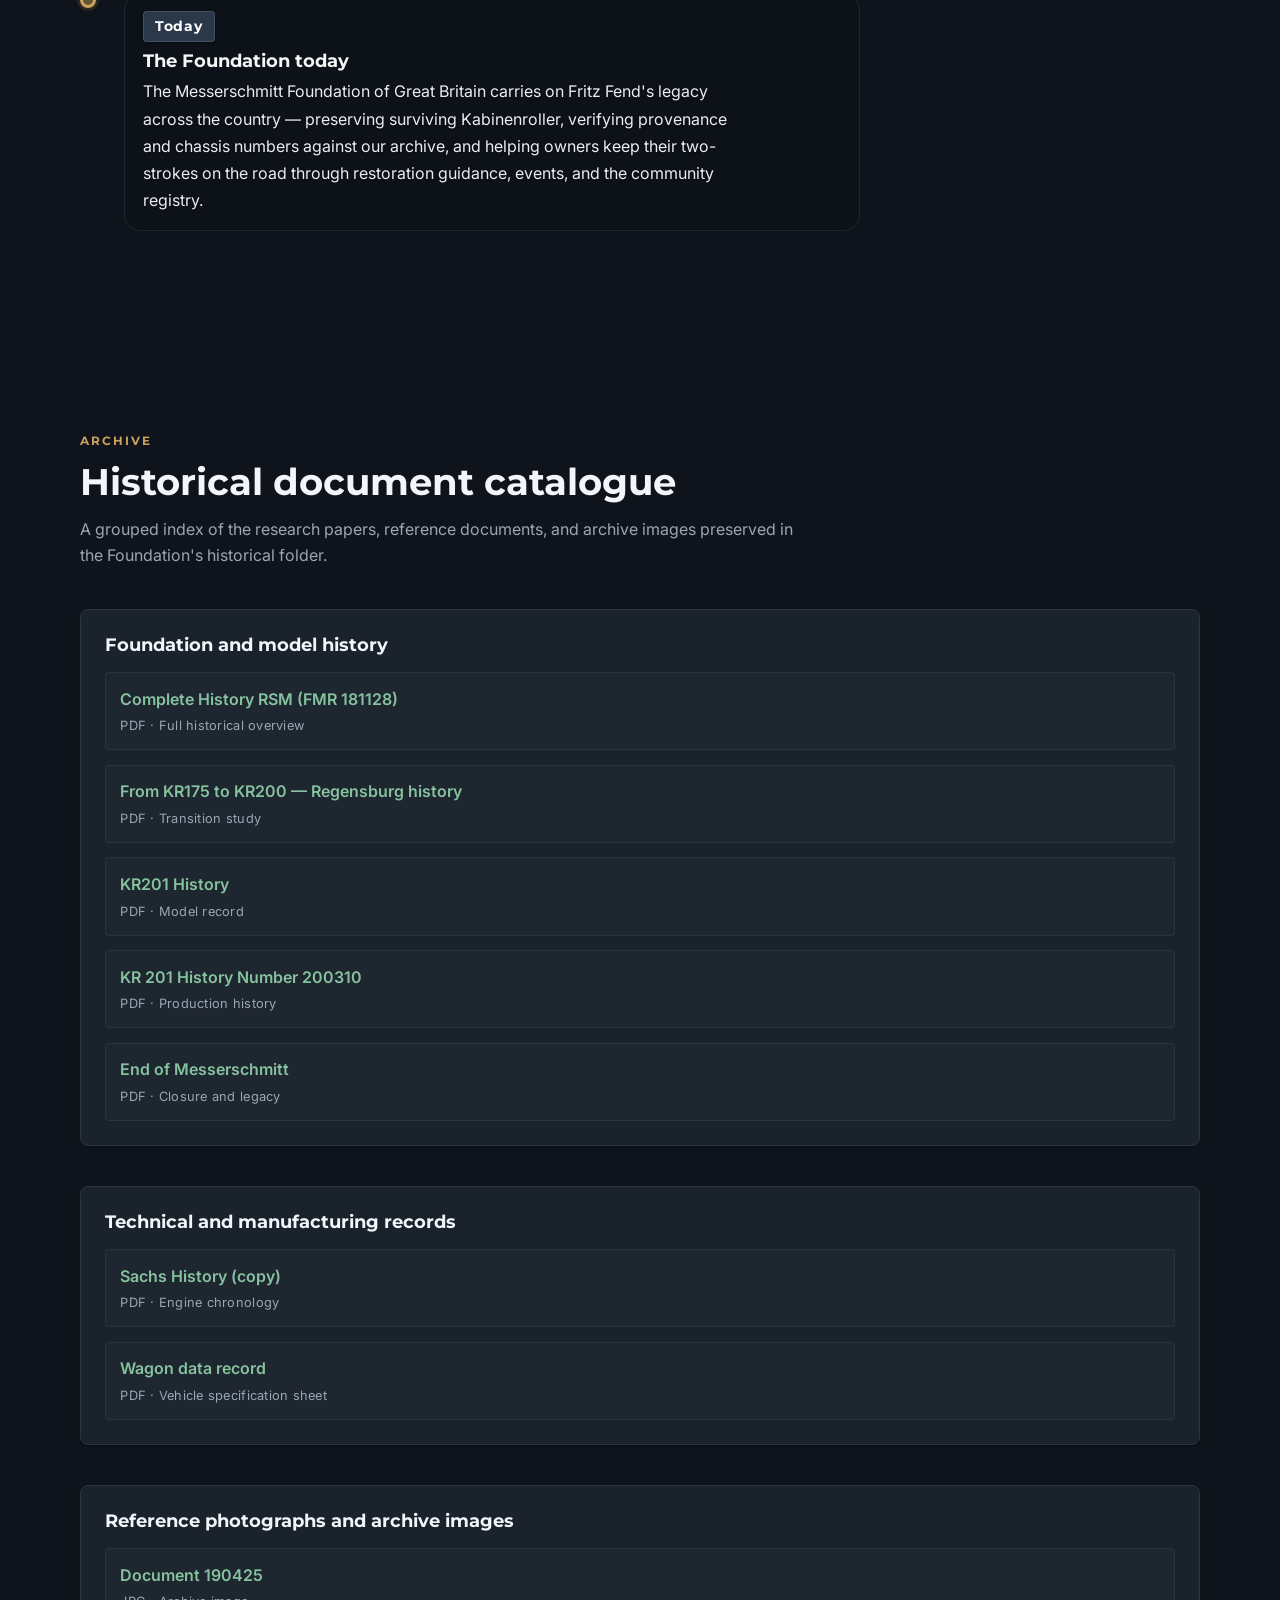
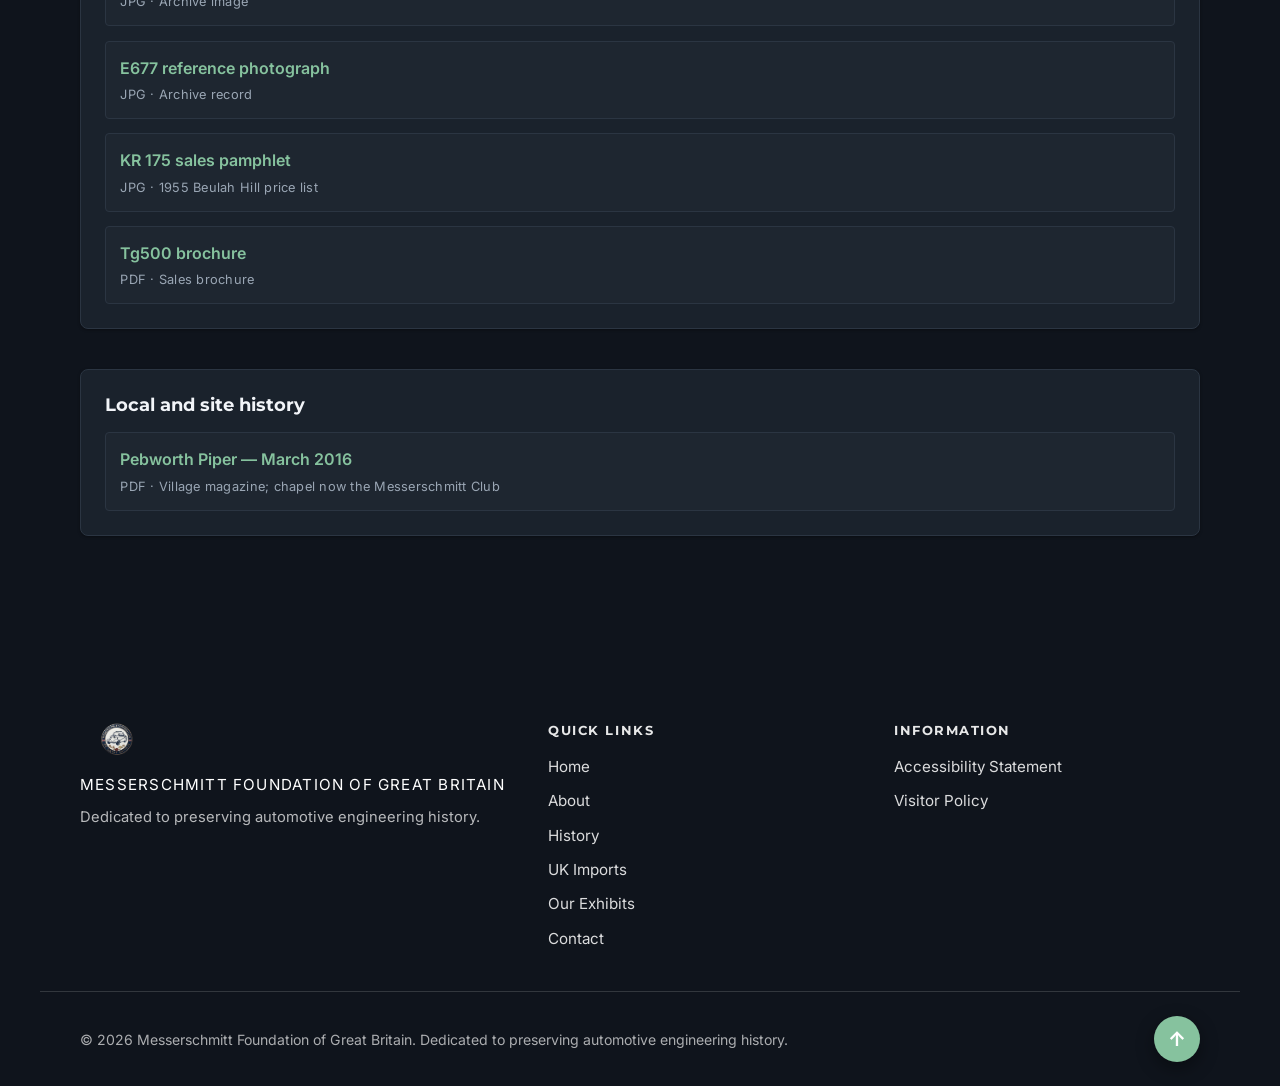
<file: history.html>
<!DOCTYPE html>
<html lang="en-GB" data-theme="dark">
<head>
  <meta charset="UTF-8">
  <meta name="viewport" content="width=device-width, initial-scale=1.0, viewport-fit=cover">
  <meta http-equiv="X-UA-Compatible" content="IE=edge">
  <meta name="theme-color" content="#334155">
  <meta name="color-scheme" content="dark light">

  <title>History | Messerschmitt Foundation of Great Britain</title>
  <meta name="title" content="History of the Messerschmitt Microcar">
  <meta name="description" content="A timeline of the Messerschmitt Kabinenroller: the 1948 Fend Flitzer, the 1952 Messerschmitt partnership, the KR175, the KR200, and the 1958 ME 200.">
  <meta name="robots" content="index, follow">

  <meta property="og:type" content="website">
  <meta property="og:site_name" content="Messerschmitt Foundation of Great Britain">
  <meta property="og:title" content="Milestones of the Kabinenroller">
  <meta property="og:description" content="From the Fend Flitzer in Rosenheim to the KR200 production peak — trace the engineering legacy of Fritz Fend.">
  <meta property="og:url" content="https://your-username.github.io/messerschmitt-foundation-gb/history.html">

  <link rel="icon" href="data:image/svg+xml,%3Csvg xmlns='http://www.w3.org/2000/svg' viewBox='0 0 32 32'%3E%3Crect width='32' height='32' rx='6' fill='%23334155'/%3E%3Ctext x='16' y='22' font-family='Georgia,serif' font-size='16' fill='%238C6A35' text-anchor='middle'%3EM%3C/text%3E%3C/svg%3E">

  <link rel="preconnect" href="https://fonts.googleapis.com">
  <link rel="preconnect" href="https://fonts.gstatic.com" crossorigin>
  <link href="https://fonts.googleapis.com/css2?family=Inter:wght@400;500;600;700&family=Montserrat:wght@600;700;800&display=swap" rel="stylesheet">

  <link rel="stylesheet" href="styles.css?v=20260920c">
</head>

<body data-page="history">
  <!-- Floating display control -->
  <div class="micro-dashboard" id="micro-dashboard" role="group" aria-label="Display controls">
    <button class="dash-red" id="theme-toggle" type="button" role="switch" aria-checked="false" aria-label="Toggle light and dark mode">
      <span class="red-dot" aria-hidden="true"></span>
    </button>
  </div>

  <a class="skip-link" href="#main-content">Skip to main content</a>

  <!-- ============ SITE HEADER ============ -->
  <header class="site-header" id="site-header">
    <div class="container header-inner">
      <a class="brand" href="index.html" aria-label="Messerschmitt Foundation of Great Britain — home">
        <img class="brand-logo" src="assets/images/mfgb-logo.png" alt="" width="676" height="369">
        <span class="brand-text">MESSERSCHMITT<br>FOUNDATION OF GREAT BRITAIN</span>
      </a>

      <button
        class="nav-toggle"
        id="nav-toggle"
        type="button"
        aria-expanded="false"
        aria-controls="main-nav"
        aria-label="Toggle navigation">
        <span class="nav-toggle-bar" aria-hidden="true"></span>
        <span class="nav-toggle-bar" aria-hidden="true"></span>
        <span class="nav-toggle-bar" aria-hidden="true"></span>
      </button>

      <nav class="main-nav" id="main-nav" aria-label="Primary navigation" aria-hidden="true">
        <ul class="nav-list">
          <li><a class="nav-link" href="index.html">Home</a></li>
          <li><a class="nav-link" href="about.html">About</a></li>
          <li><a class="nav-link" href="history.html">History</a></li>
          <li><a class="nav-link" href="imports.html">UK Imports</a></li>
          <li><a class="nav-link" href="exhibits.html">Our Exhibits</a></li>
          <li><a class="nav-link" href="contact.html">Contact</a></li>
        </ul>
      </nav>
    </div>
  </header>

  <main id="main-content" class="history-page-shell">
    <div class="history-spotlight" aria-hidden="true">
      <div class="history-spotlight-image-wrap">
        <img id="history-spotlight-image" src="1938%20image.jpg" alt="" class="is-front">
        <img id="history-spotlight-image-next" src="1938%20image.jpg" alt="" aria-hidden="true">
      </div>
      <div class="history-spotlight-gradient"></div>
    </div>

    <!-- ============ PAGE HERO ============ -->
    <section class="page-hero">
      <div class="container">
        <p class="eyebrow">Historical Timeline</p>
        <h1 class="page-title">Milestones of the Kabinenroller</h1>
        <p class="page-subtitle">
          From an invalid carriage in Rosenheim to a two-stroke icon on the roads of
          Britain — trace the journey of Fritz Fend and the machines that bear the
          Messerschmitt name.
        </p>
      </div>
    </section>

    <!-- ============ HISTORY TIMELINE ============ -->
    <section id="history" class="section section-alt" aria-labelledby="history-title">
      <div class="container">
        <h2 class="visually-hidden" id="history-title">Messerschmitt microcar historical timeline</h2>

        <ol class="timeline" aria-label="Messerschmitt microcar historical timeline">
          <li class="timeline-item is-active" data-year="1948" data-image="1938%20image.jpg">
            <div class="timeline-marker" aria-hidden="true"></div>
            <div class="timeline-body">
              <div class="timeline-meta">
                <time class="timeline-year" datetime="1948">1948</time>
              </div>
              <h3 class="timeline-title">Fritz Fend creates the Fend Flitzer</h3>
              <p class="timeline-text">
                In Rosenheim, technical designer Fritz Fend develops the Fend Flitzer,
                a single-seat invalid carriage with an aircraft-style control column —
                the direct ancestor of the Messerschmitt Kabinenroller.
              </p>
            </div>
          </li>

          <li class="timeline-item" data-year="1952" data-image="1955.jpg">
            <div class="timeline-marker" aria-hidden="true"></div>
            <div class="timeline-body">
              <div class="timeline-meta">
                <time class="timeline-year" datetime="1952">1952</time>
              </div>
              <h3 class="timeline-title">Partnership with Willy Messerschmitt</h3>
              <p class="timeline-text">
                Fend establishes a partnership with Professor Willy Messerschmitt in
                Regensburg. With the aircraft factory turned to peacetime production,
                the Fend designs are developed under the Messerschmitt name.
              </p>
            </div>
          </li>

          <li class="timeline-item" data-year="1953" data-image="histroy%20of%20the%20mfgb%20file/messerschmitt-KR175.jpg">
            <div class="timeline-marker" aria-hidden="true"></div>
            <div class="timeline-body">
              <div class="timeline-meta">
                <time class="timeline-year" datetime="1953">1953</time>
              </div>
              <h3 class="timeline-title">Launch of the KR175 Kabinenroller</h3>
              <p class="timeline-text">
                The KR175 enters production — a compact cabin scooter with tandem
                seating, a 175cc Fichtel &amp; Sachs two-stroke engine, and a
                side-hinged acrylic canopy inspired by the cockpit of a fighter.
              </p>
            </div>
          </li>

          <li class="timeline-item" data-year="1955" data-image="1954%20kr200.jpg">
            <div class="timeline-marker" aria-hidden="true"></div>
            <div class="timeline-body">
              <div class="timeline-meta">
                <time class="timeline-year" datetime="1955">1955</time>
              </div>
              <h3 class="timeline-title">Debut of the updated KR200</h3>
              <p class="timeline-text">
                The KR200 arrives with an enlarged 191cc Fichtel &amp; Sachs engine and
                an improved, independent front suspension — delivering higher output
                and a markedly better ride over its predecessor.
              </p>
            </div>
          </li>

          <li class="timeline-item" data-year="1958" data-image="123123123dfa%20dxgv(1).jpeg">
            <div class="timeline-marker" aria-hidden="true"></div>
            <div class="timeline-body">
              <div class="timeline-meta">
                <time class="timeline-year" datetime="1958">1958</time>
              </div>
              <h3 class="timeline-title">Production peak &amp; the ME 200</h3>
              <p class="timeline-text">
                Production peaks as demand for affordable mobility soars. From this era
                comes our featured exhibit, <strong>ME 200</strong> — a 1958 KR200
                in original specification, its patina preserved by the Foundation.
              </p>
            </div>
          </li>

          <li class="timeline-item is-today" data-year="Today" data-image="histroy%20of%20the%20mfgb%20file/sam-3530.jpg">
            <div class="timeline-marker" aria-hidden="true"></div>
            <div class="timeline-body">
              <div class="timeline-meta">
                <time class="timeline-year" datetime="2026">Today</time>
              </div>
              <h3 class="timeline-title">The Foundation today</h3>
              <p class="timeline-text">
                The Messerschmitt Foundation of Great Britain carries on Fritz Fend's
                legacy across the country — preserving surviving Kabinenroller,
                verifying provenance and chassis numbers against our archive, and
                helping owners keep their two-strokes on the road through restoration
                guidance, events, and the community registry.
              </p>
            </div>
          </li>
        </ol>
      </div>
    </section>

    <!-- ============ ARCHIVE CATALOG ============ -->
    <section class="section" aria-labelledby="archive-title">
      <div class="container">
        <div class="section-heading">
          <p class="eyebrow">Archive</p>
          <h2 class="section-title" id="archive-title">Historical document catalogue</h2>
          <p class="section-subtitle">
            A grouped index of the research papers, reference documents, and archive images preserved in the Foundation's historical folder.
          </p>
        </div>

        <div class="archive-layout">
          <div class="archive-group card">
            <h3 class="archive-group-title">Foundation and model history</h3>
            <ul class="archive-list">
              <li><a href="histroy%20of%20the%20mfgb%20file/CompleteHistoryRSM_FMR181128.pdf" target="_blank" rel="noopener noreferrer">Complete History RSM (FMR 181128)</a><span>PDF · Full historical overview</span></li>
              <li><a href="histroy%20of%20the%20mfgb%20file/FromKr175toKR200RegensburgHistory190719.pdf" target="_blank" rel="noopener noreferrer">From KR175 to KR200 — Regensburg history</a><span>PDF · Transition study</span></li>
              <li><a href="histroy%20of%20the%20mfgb%20file/KR201History.pdf" target="_blank" rel="noopener noreferrer">KR201 History</a><span>PDF · Model record</span></li>
              <li><a href="histroy%20of%20the%20mfgb%20file/KR%20201%20HistoryNumber200310.pdf" target="_blank" rel="noopener noreferrer">KR 201 History Number 200310</a><span>PDF · Production history</span></li>
              <li><a href="histroy%20of%20the%20mfgb%20file/end%20of%20Messerschmitt.pdf" target="_blank" rel="noopener noreferrer">End of Messerschmitt</a><span>PDF · Closure and legacy</span></li>
            </ul>
          </div>

          <div class="archive-group card">
            <h3 class="archive-group-title">Technical and manufacturing records</h3>
            <ul class="archive-list">
              <li><a href="histroy%20of%20the%20mfgb%20file/Copy%20of%20SachsHistory181201.pdf" target="_blank" rel="noopener noreferrer">Sachs History (copy)</a><span>PDF · Engine chronology</span></li>
              <li><a href="histroy%20of%20the%20mfgb%20file/WagonData190529.pdf" target="_blank" rel="noopener noreferrer">Wagon data record</a><span>PDF · Vehicle specification sheet</span></li>
            </ul>
          </div>

          <div class="archive-group card">
            <h3 class="archive-group-title">Reference photographs and archive images</h3>
            <ul class="archive-list">
              <li><a href="histroy%20of%20the%20mfgb%20file/Document190425.jpg" target="_blank" rel="noopener noreferrer">Document 190425</a><span>JPG · Archive image</span></li>
              <li><a href="histroy%20of%20the%20mfgb%20file/E677-(ZF-10399-05356-1-002).jpg" target="_blank" rel="noopener noreferrer">E677 reference photograph</a><span>JPG · Archive record</span></li>
              <li><a href="histroy%20of%20the%20mfgb%20file/kr%20175%20panflet.jpeg" target="_blank" rel="noopener noreferrer">KR 175 sales pamphlet</a><span>JPG · 1955 Beulah Hill price list</span></li>
              <li><a href="histroy%20of%20the%20mfgb%20file/Tg500Brochure.pdf" target="_blank" rel="noopener noreferrer">Tg500 brochure</a><span>PDF · Sales brochure</span></li>
            </ul>
          </div>

          <div class="archive-group card">
            <h3 class="archive-group-title">Local and site history</h3>
            <ul class="archive-list">
              <li><a href="histroy%20of%20the%20mfgb%20file/PebworthPiper03_04_16.pdf" target="_blank" rel="noopener noreferrer">Pebworth Piper — March 2016</a><span>PDF · Village magazine; chapel now the Messerschmitt Club</span></li>
            </ul>
          </div>
        </div>
      </div>
    </section>
  </main>

  <!-- ============ FOOTER ============ -->
  <footer class="site-footer">
    <div class="container footer-grid">
      <div class="footer-brand">
        <img class="footer-logo" src="assets/images/mfgb-logo.png" alt="" width="676" height="369" loading="lazy" decoding="async">
        <p class="footer-title">MESSERSCHMITT FOUNDATION OF GREAT BRITAIN</p>
        <p class="footer-text">Dedicated to preserving automotive engineering history.</p>
      </div>

      <nav class="footer-nav" aria-label="Footer navigation">
        <p class="footer-heading">Quick Links</p>
        <ul>
          <li><a href="index.html">Home</a></li>
          <li><a href="about.html">About</a></li>
          <li><a href="history.html">History</a></li>
          <li><a href="imports.html">UK Imports</a></li>
          <li><a href="exhibits.html">Our Exhibits</a></li>
          <li><a href="contact.html">Contact</a></li>
        </ul>
      </nav>

      <div class="footer-legal">
        <p class="footer-heading">Information</p>
        <ul>
          <li><a href="contact.html">Accessibility Statement</a></li>
          <li><a href="contact.html#visitor-policy">Visitor Policy</a></li>
        </ul>
      </div>
    </div>

    <div class="container footer-bottom">
      <p>© 2026 Messerschmitt Foundation of Great Britain. Dedicated to preserving automotive engineering history.</p>
      <button class="back-to-top" id="back-to-top" type="button" aria-label="Back to top" hidden>&uarr;</button>
    </div>
  </footer>

  <script src="app.js?v=20260920c"></script>
</body>
</html>
</file>
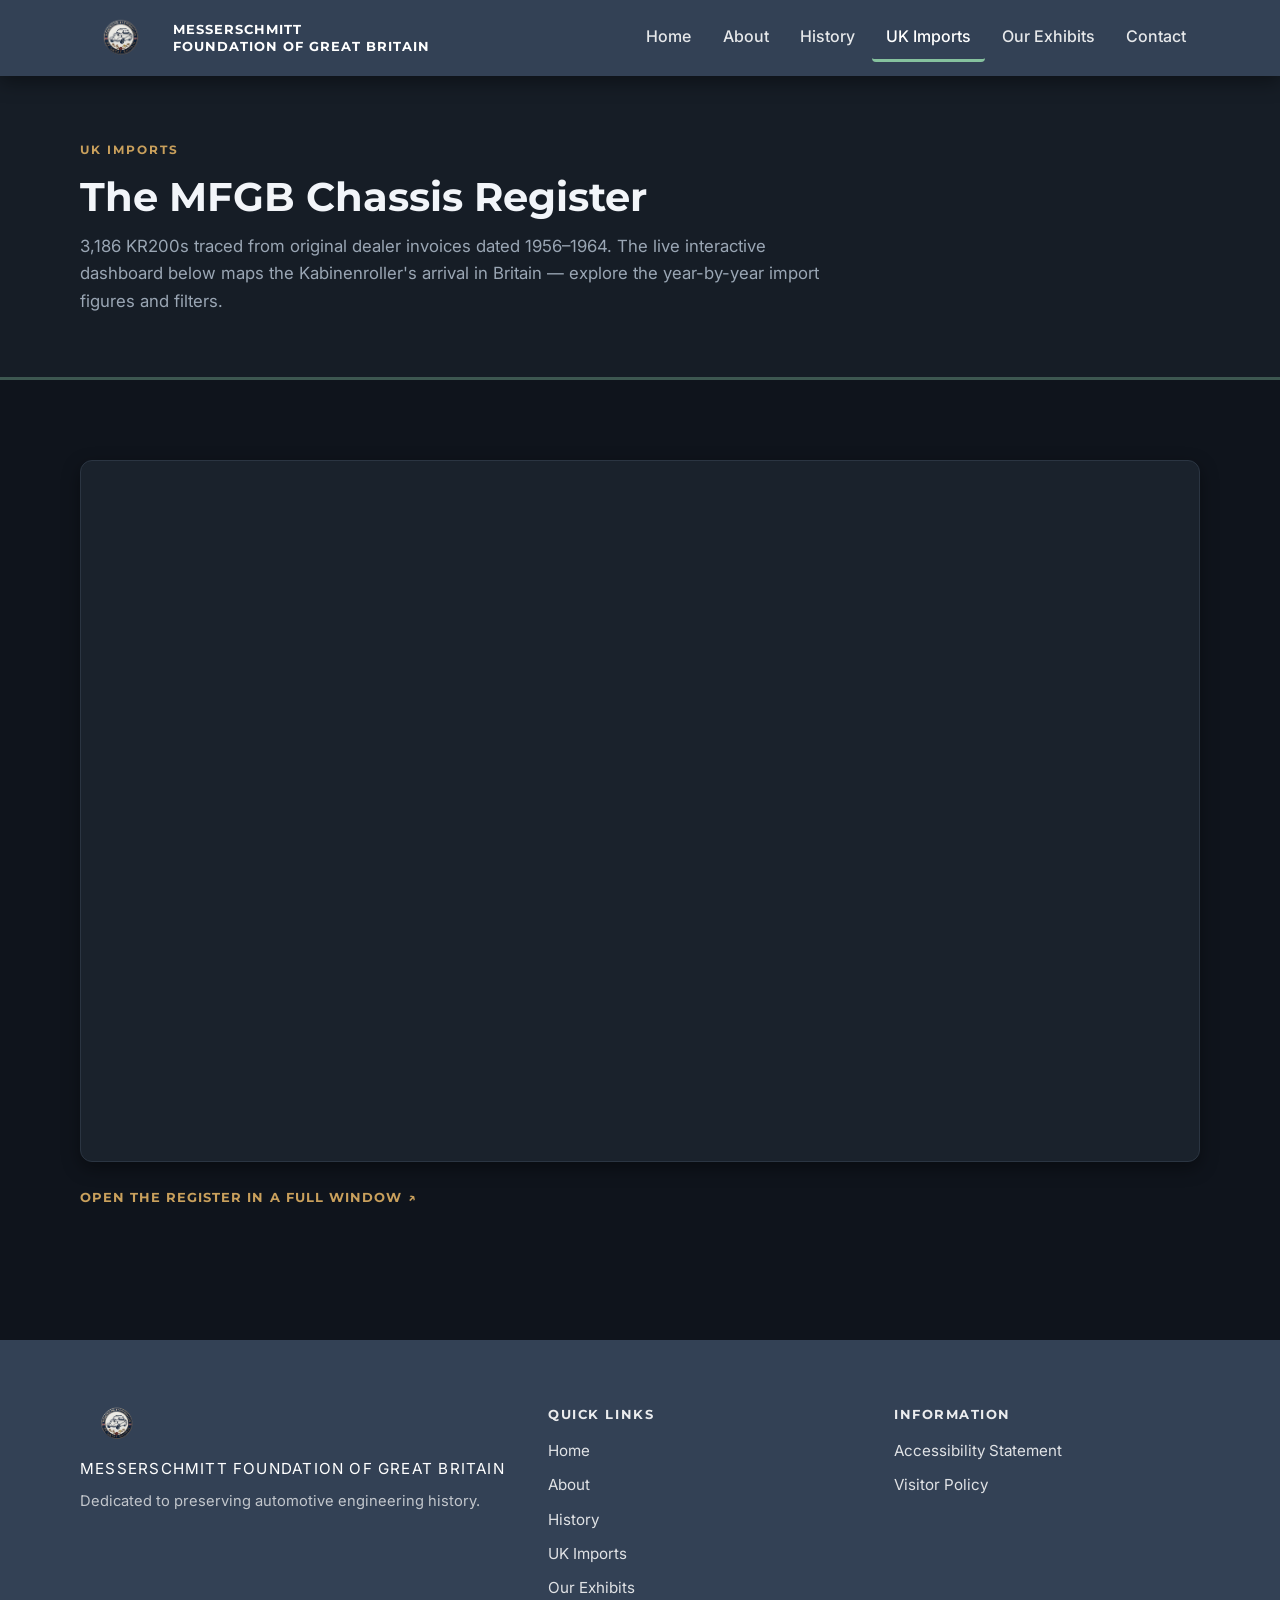
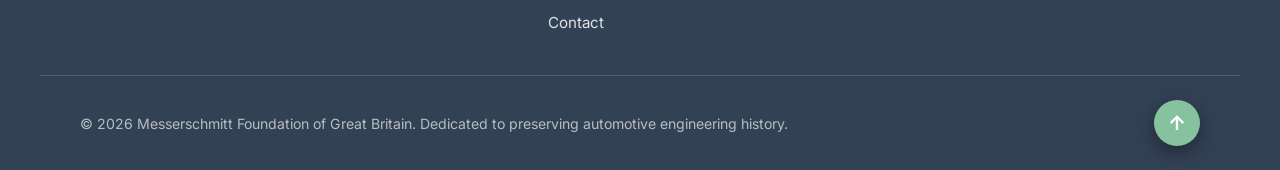
<file: imports.html>
<!DOCTYPE html>
<html lang="en-GB" data-theme="dark">
<head>
  <meta charset="UTF-8">
  <meta name="viewport" content="width=device-width, initial-scale=1.0, viewport-fit=cover">
  <meta http-equiv="X-UA-Compatible" content="IE=edge">
  <meta name="theme-color" content="#334155">
  <meta name="color-scheme" content="dark light">

  <title>UK Imports | Messerschmitt Foundation of Great Britain</title>
  <meta name="title" content="UK Imports — MFGB Chassis Register">
  <meta name="description" content="The MFGB Chassis Register — 3,186 KR200s traced from original dealer invoices dated 1956–1964. The live dashboard, embedded unchanged from the fraserbyte/Messerschmitt register.">
  <meta name="robots" content="index, follow">

  <meta property="og:type" content="website">
  <meta property="og:site_name" content="Messerschmitt Foundation of Great Britain">
  <meta property="og:title" content="UK Imports — MFGB Chassis Register">
  <meta property="og:description" content="3,186 KR200s traced from the invoice book. Live interactive dashboard of UK imports, 1956–1964.">
  <meta property="og:url" content="https://your-username.github.io/messerschmitt-foundation-gb/imports.html">

  <link rel="icon" href="data:image/svg+xml,%3Csvg xmlns='http://www.w3.org/2000/svg' viewBox='0 0 32 32'%3E%3Crect width='32' height='32' rx='6' fill='%23334155'/%3E%3Ctext x='16' y='22' font-family='Georgia,serif' font-size='16' fill='%238C6A35' text-anchor='middle'%3EM%3C/text%3E%3C/svg%3E">

  <link rel="preconnect" href="https://fonts.googleapis.com">
  <link rel="preconnect" href="https://fonts.gstatic.com" crossorigin>
  <link href="https://fonts.googleapis.com/css2?family=Inter:wght@400;500;600;700&family=Montserrat:wght@600;700;800&display=swap" rel="stylesheet">

  <link rel="stylesheet" href="styles.css?v=20260920c">
</head>

<body data-page="imports">
  <a class="skip-link" href="#main-content">Skip to main content</a>

  <!-- ============ SITE HEADER ============ -->
  <header class="site-header" id="site-header">
    <div class="container header-inner">
      <a class="brand" href="index.html" aria-label="Messerschmitt Foundation of Great Britain — home">
        <img class="brand-logo" src="assets/images/mfgb-logo.png" alt="" width="676" height="369">
        <span class="brand-text">MESSERSCHMITT<br>FOUNDATION OF GREAT BRITAIN</span>
      </a>

      <button
        class="nav-toggle"
        id="nav-toggle"
        type="button"
        aria-expanded="false"
        aria-controls="main-nav"
        aria-label="Toggle navigation">
        <span class="nav-toggle-bar" aria-hidden="true"></span>
        <span class="nav-toggle-bar" aria-hidden="true"></span>
        <span class="nav-toggle-bar" aria-hidden="true"></span>
      </button>

      <nav class="main-nav" id="main-nav" aria-label="Primary navigation" aria-hidden="true">
        <ul class="nav-list">
          <li><a class="nav-link" href="index.html">Home</a></li>
          <li><a class="nav-link" href="about.html">About</a></li>
          <li><a class="nav-link" href="history.html">History</a></li>
          <li><a class="nav-link" href="imports.html">UK Imports</a></li>
          <li><a class="nav-link" href="exhibits.html">Our Exhibits</a></li>
          <li><a class="nav-link" href="contact.html">Contact</a></li>
        </ul>
      </nav>
    </div>
  </header>

  <main id="main-content">
    <!-- ============ PAGE HERO ============ -->
    <section class="page-hero">
      <div class="container">
        <p class="eyebrow">UK Imports</p>
        <h1 class="page-title">The MFGB Chassis Register</h1>
        <p class="page-subtitle">
          3,186 KR200s traced from original dealer invoices dated 1956–1964.
          The live interactive dashboard below maps the Kabinenroller's arrival
          in Britain — explore the year-by-year import figures and filters.
        </p>
      </div>
    </section>

    <!-- ============ EMBEDDED CHASSIS REGISTER ============
         The live MFGB Chassis Register dashboard from the
         fraserbyte/Messerschmitt repository is embedded below,
         unchanged and un-restyled, so it renders exactly as it
         does on its own site. -->
    <section class="section imports-section" aria-label="MFGB Chassis Register dashboard" aria-labelledby="imports-title">
      <div class="container">
        <h2 class="visually-hidden" id="imports-title">UK imports dashboard</h2>
        <div class="imports-embed">
          <iframe
            class="imports-frame"
            src="https://fraserbyte.github.io/Messerschmitt/"
            title="MFGB Chassis Register — 3,186 KR200s (external live dashboard)"
            loading="eager"
            allowfullscreen></iframe>
        </div>

        <!-- The register is a dashboard in its own right; on a small
             screen it reads far better with the whole window to
             itself than through the frame above. -->
        <p class="imports-escape">
          <a href="https://fraserbyte.github.io/Messerschmitt/" target="_blank" rel="noopener noreferrer">
            Open the register in a full window
            <span aria-hidden="true">&nearr;</span>
          </a>
        </p>
      </div>
    </section>
  </main>

  <!-- ============ FOOTER ============ -->
  <footer class="site-footer">
    <div class="container footer-grid">
      <div class="footer-brand">
        <img class="footer-logo" src="assets/images/mfgb-logo.png" alt="" width="676" height="369" loading="lazy" decoding="async">
        <p class="footer-title">MESSERSCHMITT FOUNDATION OF GREAT BRITAIN</p>
        <p class="footer-text">Dedicated to preserving automotive engineering history.</p>
      </div>

      <nav class="footer-nav" aria-label="Footer navigation">
        <p class="footer-heading">Quick Links</p>
        <ul>
          <li><a href="index.html">Home</a></li>
          <li><a href="about.html">About</a></li>
          <li><a href="history.html">History</a></li>
          <li><a href="imports.html">UK Imports</a></li>
          <li><a href="exhibits.html">Our Exhibits</a></li>
          <li><a href="contact.html">Contact</a></li>
        </ul>
      </nav>

      <div class="footer-legal">
        <p class="footer-heading">Information</p>
        <ul>
          <li><a href="contact.html#accessibility">Accessibility Statement</a></li>
          <li><a href="contact.html#visitor-policy">Visitor Policy</a></li>
        </ul>
      </div>
    </div>

    <div class="container footer-bottom">
      <p>© 2026 Messerschmitt Foundation of Great Britain. Dedicated to preserving automotive engineering history.</p>
      <button class="back-to-top" id="back-to-top" type="button" aria-label="Back to top" hidden>&uarr;</button>
    </div>
  </footer>

  <script src="app.js?v=20260920c"></script>
</body>
</html>
</file>
<file: styles.css>
/* ============================================================
   Messerschmitt Foundation of Great Britain — styles.css
   Production-grade, mobile-first responsive design system.
   ------------------------------------------------------------
   Contents:
   01. CSS Custom Properties (design tokens)
   02. Reset & Base
   03. Accessibility Utilities
   04. Layout Primitives
   05. Header & Navigation
   06. Buttons & Links
   07. Hero Section
   08. Media Placeholder System
   09. Section Headings & Prose
   10. Cards & Pillars
   11. Timeline
   12. Exhibits & Spec Tables
   13. Contact Form & Sidebar
   14. Footer & Back-to-Top
   15. Responsive Media Queries
   ============================================================ */

/* ============================================================
   01. CSS Custom Properties
   ============================================================ */
:root {
  /* Palette — restrained & airy (clean, Wix-style) */
  --color-primary: #334155;        /* Soft slate — header / footer */
  --color-ink: #1F2937;            /* Heading ink */
  --color-accent: #2E6B4F;         /* Muted heritage racing green */
  --color-gold: #8C6A35;           /* Muted brass — tiny details only */
  --color-background: #FFFFFF;     /* White base */
  --color-surface: #FFFFFF;        /* Cards & panels */
  --color-surface-muted: #F6F7F9;  /* Alternate section bands */
  --color-text: #3B4658;           /* Body text */
  --color-text-light: #667085;     /* Secondary text */
  --color-border: #E6E8EC;         /* Hairlines */
  --color-placeholder: #F1F3F6;    /* Media placeholders */

  /* Typography */
  --font-body: 'Inter', system-ui, -apple-system, 'Segoe UI', Roboto, sans-serif;
  --font-heading: 'Montserrat', 'Inter', system-ui, sans-serif;

  /* Spacing scale */
  --space-xs: 0.5rem;
  --space-sm: 0.875rem;
  --space-md: 1.5rem;
  --space-lg: 2.5rem;
  --space-xl: 4rem;

  /* Radii */
  --radius-sm: 4px;
  --radius-md: 8px;
  --radius-lg: 12px;

  /* Elevation */
  --shadow-sm: 0 1px 3px rgba(31, 41, 55, 0.06);
  --shadow-md: 0 6px 18px rgba(31, 41, 55, 0.08);
  --shadow-lg: 0 14px 34px rgba(31, 41, 55, 0.12);

  /* Motion */
  --transition-fast: 150ms ease;
  --transition: 250ms ease;

  /* Focus ring */
  --focus-ring: 3px solid var(--color-accent);

  /* Layout */
  --container-max: 1200px;
  --header-height: 76px;
}

/* ============================================================
   01b. Night Drive Dark Theme
   ------------------------------------------------------------
   Toggled by the floating dash button via the data-theme
   attribute on <html>. Only overrides design tokens — all
   components adapt automatically.
   ============================================================ */
html[data-theme="dark"] {
  --color-background: #0F141C;
  --color-surface: #1A222C;
  --color-surface-muted: #161D26;
  --color-text: #E3E8EF;
  --color-text-light: #9AA6B4;
  --color-border: #2B3542;
  --color-placeholder: #212A35;
  --color-ink: #F2F5F9;
  --color-accent: #86C29E;
  --color-gold: #C9A05C;
  --shadow-sm: 0 1px 3px rgba(0, 0, 0, 0.35);
  --shadow-md: 0 6px 18px rgba(0, 0, 0, 0.4);
  --shadow-lg: 0 14px 34px rgba(0, 0, 0, 0.5);
}

/* ============================================================
   02. Reset & Base
   ============================================================ */
*,
*::before,
*::after {
  box-sizing: border-box;
  margin: 0;
  padding: 0;
}

html {
  scroll-behavior: smooth;
  scroll-padding-top: calc(var(--header-height) + 16px);
  -webkit-text-size-adjust: 100%;
}

body {
  font-family: var(--font-body);
  font-size: 1rem;
  line-height: 1.65;
  color: var(--color-text);
  background-color: var(--color-background);
  -webkit-font-smoothing: antialiased;
  -moz-osx-font-smoothing: grayscale;
}

img,
svg {
  display: block;
  max-width: 100%;
}

a {
  color: var(--color-accent);
  text-decoration: none;
}

a:hover {
  text-decoration: underline;
  text-underline-offset: 3px;
}

button {
  font-family: inherit;
  cursor: pointer;
}

h1, h2, h3, h4 {
  font-family: var(--font-heading);
  color: var(--color-ink);
  line-height: 1.2;
  font-weight: 700;
}

/* ============================================================
   03. Accessibility Utilities
   ============================================================ */
.visually-hidden {
  position: absolute;
  width: 1px;
  height: 1px;
  padding: 0;
  margin: -1px;
  overflow: hidden;
  clip: rect(0 0 0 0);
  white-space: nowrap;
  border: 0;
}

.skip-link {
  position: absolute;
  top: -60px;
  left: 16px;
  z-index: 2000;
  padding: 0.75rem 1.25rem;
  background: var(--color-primary);
  color: #fff;
  border-radius: var(--radius-sm);
  transition: top var(--transition-fast);
}

.skip-link:focus {
  top: 12px;
  outline: var(--focus-ring);
  outline-offset: 2px;
}

:focus-visible {
  outline: var(--focus-ring);
  outline-offset: 3px;
}

::selection {
  background: rgba(46, 107, 79, 0.22);
  color: inherit;
}

@media (prefers-reduced-motion: reduce) {
  *,
  *::before,
  *::after {
    animation-duration: 0.01ms !important;
    animation-iteration-count: 1 !important;
    transition-duration: 0.01ms !important;
    scroll-behavior: auto !important;
  }
}

/* ============================================================
   04. Layout Primitives
   ============================================================ */
.container {
  width: 100%;
  max-width: var(--container-max);
  margin-inline: auto;
  padding-inline: 1.25rem;
}

.section {
  padding-block: var(--space-xl);
}

.section-alt {
  background: var(--color-surface-muted);
}

/* ============================================================
   05. Header & Navigation
   ============================================================ */
.site-header {
  position: sticky;
  top: 0;
  z-index: 1000;
  background: var(--color-primary);
  color: #fff;
  box-shadow: var(--shadow-md);
}

/* Pinned header compresses once the page is scrolled so the tab
   navigation always stays visible without taking up extra room. */
.site-header.is-scrolled .header-inner {
  min-height: calc(var(--header-height) - 16px);
  padding-block: 0.4rem;
}

.site-header.is-scrolled .brand-logo {
  height: 34px;
}

.header-inner {
  display: flex;
  align-items: center;
  justify-content: space-between;
  gap: var(--space-md);
  min-height: var(--header-height);
  padding-block: 0.75rem;
  transition: min-height var(--transition), padding var(--transition);
}

.brand {
  display: inline-flex;
  align-items: center;
  gap: 0.75rem;
  color: #fff;
}

.brand:hover {
  text-decoration: none;
}

.brand-logo {
  height: 44px;
  width: auto;
  flex-shrink: 0;
  object-fit: contain;
  transition: height var(--transition);
}

.brand-text {
  font-family: var(--font-heading);
  font-size: 0.8rem;
  font-weight: 700;
  letter-spacing: 0.08em;
  line-height: 1.35;
}

/* Hamburger toggle */
.nav-toggle {
  display: inline-flex;
  flex-direction: column;
  justify-content: center;
  gap: 5px;
  width: 44px;
  height: 44px;
  padding: 10px;
  background: transparent;
  border: 2px solid rgba(255, 255, 255, 0.35);
  border-radius: var(--radius-sm);
}

.nav-toggle-bar {
  display: block;
  width: 100%;
  height: 2px;
  background: #fff;
  border-radius: 2px;
  transition: transform var(--transition), opacity var(--transition-fast);
}

.nav-toggle[aria-expanded="true"] .nav-toggle-bar:nth-child(1) {
  transform: translateY(7px) rotate(45deg);
}

.nav-toggle[aria-expanded="true"] .nav-toggle-bar:nth-child(2) {
  opacity: 0;
}

.nav-toggle[aria-expanded="true"] .nav-toggle-bar:nth-child(3) {
  transform: translateY(-7px) rotate(-45deg);
}

/* Mobile drawer */
.main-nav {
  display: none;
  position: absolute;
  top: 100%;
  left: 0;
  right: 0;
  background: var(--color-primary);
  border-top: 1px solid rgba(255, 255, 255, 0.12);
}

.main-nav.is-open {
  display: block;
}

.nav-list {
  list-style: none;
  padding: 0.5rem 0 1rem;
}

.nav-link {
  display: block;
  padding: 0.85rem 1.25rem;
  color: rgba(255, 255, 255, 0.88);
  font-weight: 500;
  border-left: 3px solid transparent;
  transition: color var(--transition-fast), background var(--transition-fast), border-color var(--transition-fast);
}

.nav-link:hover {
  color: #fff;
  background: rgba(255, 255, 255, 0.06);
  text-decoration: none;
}

.nav-link.is-active {
  color: #fff;
  border-left-color: var(--color-accent);
}

.nav-link.is-active:hover {
  text-decoration: none;
}

/* ============================================================
   06. Buttons & Links
   ============================================================ */
.btn {
  display: inline-flex;
  align-items: center;
  justify-content: center;
  gap: 0.5rem;
  padding: 0.85rem 1.75rem;
  border-radius: var(--radius-md);
  font-family: var(--font-heading);
  font-size: 0.95rem;
  font-weight: 700;
  letter-spacing: 0.02em;
  text-align: center;
  border: 2px solid transparent;
  transition: transform var(--transition-fast), box-shadow var(--transition), background var(--transition), color var(--transition);
}

.btn:hover {
  text-decoration: none;
  transform: translateY(-2px);
  box-shadow: var(--shadow-md);
}

.btn:active {
  transform: translateY(0);
}

.btn-primary {
  background: var(--color-primary);
  color: #fff;
}

.btn-primary:hover {
  background: #26543F;
}

.btn-secondary {
  background: transparent;
  color: var(--color-ink);
  border-color: var(--color-ink);
}

.btn-secondary:hover {
  background: var(--color-primary);
  color: #fff;
}

/* ============================================================
   07. Hero Section
   ============================================================ */
.hero-section {
  position: relative;
  background: var(--color-surface-muted);
  color: var(--color-text);
  overflow: hidden;
}

.hero-section::after {
  content: "";
  position: absolute;
  inset: auto 0 0 0;
  height: 3px;
  background: var(--color-accent);
  opacity: 0.35;
}

.hero-grid {
  display: grid;
  gap: var(--space-lg);
  padding-block: var(--space-xl);
}

.hero-title {
  color: var(--color-ink);
  font-size: clamp(1.75rem, 5vw, 2.9rem);
  margin-block: 0.75rem 1rem;
}

.hero-lede {
  color: var(--color-text-light);
  font-size: 1.05rem;
  max-width: 34em;
  margin-bottom: var(--space-md);
}

.eyebrow {
  font-family: var(--font-heading);
  font-size: 0.78rem;
  font-weight: 700;
  letter-spacing: 0.16em;
  text-transform: uppercase;
  color: var(--color-gold);
}

.hero-section .eyebrow {
  color: var(--color-gold);
}

.callout-box {
  display: flex;
  align-items: flex-start;
  gap: 0.75rem;
  padding: 1rem 1.25rem;
  margin-bottom: var(--space-md);
  background: var(--color-surface);
  border: 1px solid var(--color-border);
  border-left: 3px solid var(--color-accent);
  border-radius: var(--radius-md);
  box-shadow: var(--shadow-sm);
  color: var(--color-text);
  font-size: 0.98rem;
  max-width: 34em;
}

.callout-box strong {
  color: var(--color-accent);
  font-family: var(--font-heading);
}

.hero-actions {
  display: flex;
  flex-wrap: wrap;
  gap: var(--space-sm);
}

/* ---- 07c. Home Collection Stack ----
   Three exhibit widgets, one above the other, in the hero's second
   column. Each one deep-links to Our Exhibits with its car promoted.
   ------------------------------------------------------------------ */
.hero-collection {
  display: flex;
  flex-direction: column;
  gap: 0.9rem;
}

.car-stack {
  display: flex;
  flex-direction: column;
  gap: 0.75rem;
}

.car-widget {
  display: grid;
  grid-template-columns: 128px 1fr auto;
  align-items: center;
  gap: 1rem;
  padding: 0.7rem;
  color: inherit;
  text-decoration: none;
  background: var(--color-surface);
  border: 1px solid var(--color-border);
  border-radius: var(--radius-md);
  box-shadow: var(--shadow-sm);
  transition: transform var(--transition), box-shadow var(--transition),
    border-color var(--transition);
}

.car-widget:hover,
.car-widget:focus-visible {
  border-color: var(--color-gold);
  transform: translateY(-3px);
  box-shadow: var(--shadow-lg);
}

.car-widget-media {
  display: block;
  aspect-ratio: 4 / 3;
  overflow: hidden;
  background: var(--color-placeholder);
  border-radius: var(--radius-sm);
}

.car-widget-media img {
  display: block;
  width: 100%;
  height: 100%;
  object-fit: cover;
  transition: transform var(--transition);
}

.car-widget:hover .car-widget-media img {
  transform: scale(1.05);
}

.car-widget-label {
  display: flex;
  flex-direction: column;
  align-items: flex-start;
  gap: 0.35rem;
}

.car-widget .placeholder-badge {
  font-size: 0.78rem;
  padding: 0.25rem 0.7rem;
  box-shadow: none;
}

.car-widget .placeholder-caption {
  position: static;
  margin: 0;
  font-size: 0.78rem;
  color: var(--color-text-light);
}

.car-widget-go {
  display: grid;
  place-items: center;
  width: 36px;
  height: 36px;
  color: var(--color-accent);
  background: rgba(46, 107, 79, 0.08);
  border-radius: 50%;
  transition: background var(--transition-fast), color var(--transition-fast);
}

.car-widget-go svg {
  width: 18px;
  height: 18px;
}

.car-widget:hover .car-widget-go,
.car-widget:focus-visible .car-widget-go {
  background: var(--color-gold);
  color: #fff;
}

/* ---- 07d. Home Hero Photograph Deck ----
   The hero's three photographs sit in a shuffled stack: the one on show
   is full size, the two behind peek out up and to the right, and app.js
   module 09 deals the stack forward every few seconds — the next plate
   rising to the front while the old front steps back.

   The reveal is budgeted inside the frame rather than around it. The
   frame keeps a --reveal-x strip down its right side and a matching
   --reveal-y strip above, the plate on show is inset by exactly those
   strips, and the plates behind are translated by half and then all of
   the way out. Nothing spills past the frame, so the deck can never
   tread on the column gutter or the hero text at any width.

   --reveal-y is --reveal-x restated as a share of the height: the frame
   is 4:3, so the same number of pixels is 8 / 0.75 = 10.667%. The
   translate percentages resolve against each plate's own size, which is
   slightly smaller than the frame, so the plates land just inside the
   strips rather than exactly on their edges.
   ------------------------------------------------------------------ */
.hero-photo {
  --reveal-x: 8%;
  --reveal-y: 10.667%;
  /* The figure is a grid so the caption and the step buttons can share a
     row beneath the frame without a wrapper — a figcaption has to stay a
     direct child of the figure. */
  display: grid;
  grid-template-columns: minmax(0, 1fr) auto;
  column-gap: 0.9rem;
  row-gap: 0.65rem;
  align-items: center;
  margin: 0;
}

/* The 4:3 box the plates are laid out in. It is a child of the figure
   rather than the figure itself so that the caption below can sit in
   flow without the ratio box growing to swallow it — the plates size
   themselves against the frame, and would be a caption taller if the
   aspect-ratio sat on the figure. */
.hero-deck-frame {
  grid-column: 1 / -1;
  position: relative;
  aspect-ratio: 4 / 3;
  /* Keeps the plates' z-indexes out of the page's own competition. */
  isolation: isolate;
  /* A sideways drag belongs to the deck; up and down still scrolls the
     page, so a diagonal flick is never swallowed. */
  touch-action: pan-y;
}

/* A caption belongs to one plate and is only shown while that plate is
   the one on show. It keeps its height when hidden, so the deck does not
   resize as the stack turns. */
.hero-deck-caption {
  grid-column: 1;
  font-size: 0.78rem;
  line-height: 1.5;
  color: var(--color-text-light);
  opacity: 0;
  transition: opacity 320ms ease;
}

.hero-deck-caption.is-shown {
  opacity: 1;
}

.hero-deck-controls {
  grid-column: 2;
  display: flex;
  gap: 0.4rem;
}

/* Same circular control as the Collection widgets, so the two panels read
   as one set of objects. */
.hero-deck-step {
  display: grid;
  place-items: center;
  width: 36px;
  height: 36px;
  padding: 0;
  color: var(--color-accent);
  background: var(--color-surface);
  border: 1px solid var(--color-border);
  border-radius: 50%;
  box-shadow: var(--shadow-sm);
  transition: background var(--transition-fast), color var(--transition-fast),
    border-color var(--transition-fast);
}

.hero-deck-step:hover,
.hero-deck-step:focus-visible {
  background: var(--color-gold);
  border-color: var(--color-gold);
  color: #fff;
}

.hero-deck-step svg {
  width: 17px;
  height: 17px;
}

.hero-deck-slide {
  position: absolute;
  left: 0;
  bottom: 0;
  width: calc(100% - var(--reveal-x));
  height: calc(100% - var(--reveal-y));
  object-fit: cover;
  background: var(--color-placeholder);
  border: 1px solid var(--color-border);
  border-radius: var(--radius-md);
  box-shadow: var(--shadow-md);
  /* The back-out curve is what makes a plate read as *coming forward*:
     it overshoots the upright position and settles back into it. Keep
     the duration in step with HOLD in app.js module 09. */
  transition: transform 700ms cubic-bezier(0.2, 1.22, 0.36, 1),
    opacity 700ms ease;
}

/* The plate on show — full size, upright, in front. */
.hero-deck-slide[data-depth="0"] {
  transform: none;
  opacity: 1;
  z-index: 3;
}

/* First and second behind it, each half and then all of the way out.
   The easy scale gives the two behind a sense of sitting further away. */
.hero-deck-slide[data-depth="1"] {
  transform: translate(calc(var(--reveal-x) / 2), calc(var(--reveal-y) / -2)) scale(0.985);
  opacity: 0.9;
  z-index: 2;
}

.hero-deck-slide[data-depth="2"] {
  transform: translate(var(--reveal-x), calc(var(--reveal-y) * -1)) scale(0.97);
  opacity: 0.78;
  z-index: 1;
}

/* The fan has room for the plate on show and two behind it. A deck with
   more plates than that parks the extras in the back slot and fades them
   out, so four or five photographs still read as a stack of three.
   data-depth="3" is the state before app.js takes the deck over. */
.hero-deck-slide[data-depth="3"],
.hero-deck-slide.is-buried {
  opacity: 0;
}

/* Each plate keeps the crop line that suits it. The portrait one is
   framed high, because centring it would take the owner's head off. */
.hero-deck-slide[data-focus="high"] {
  object-position: center 15%;
}

/* .btn-secondary on light heroes uses the default outline style */

/* ============================================================
   07b. Page Hero (interior pages)
   ============================================================ */
.page-hero {
  position: relative;
  background: var(--color-surface-muted);
  color: var(--color-text);
  padding-block: var(--space-xl);
  overflow: hidden;
}

.page-hero::after {
  content: "";
  position: absolute;
  inset: auto 0 0 0;
  height: 3px;
  background: var(--color-accent);
  opacity: 0.35;
}

.page-hero .page-title {
  color: var(--color-ink);
  font-size: clamp(1.75rem, 4vw, 2.5rem);
  margin-block: 0.75rem;
}

.page-hero .page-subtitle {
  color: var(--color-text-light);
  font-size: 1.05rem;
  max-width: 46em;
}

.page-hero .eyebrow {
  color: var(--color-gold);
}

/* ============================================================
   08. Media Placeholder System
   ============================================================ */
.media-placeholder {
  display: flex;
  flex-direction: column;
  align-items: center;
  justify-content: center;
  gap: 0.5rem;
  text-align: center;
  aspect-ratio: 16 / 9;
  padding: 1.5rem;
  background-color: var(--color-placeholder);
  background-image:
    linear-gradient(45deg, rgba(51, 65, 85, 0.05) 25%, transparent 25%, transparent 75%, rgba(51, 65, 85, 0.05) 75%),
    linear-gradient(45deg, rgba(51, 65, 85, 0.05) 25%, transparent 25%, transparent 75%, rgba(51, 65, 85, 0.05) 75%);
  background-size: 24px 24px;
  background-position: 0 0, 12px 12px;
  border: 2px dashed var(--color-border);
  border-radius: var(--radius-md);
  color: var(--color-text-light);
}

.placeholder-icon {
  width: 44px;
  height: 44px;
  color: var(--color-ink);
  opacity: 0.6;
}

.placeholder-badge {
  font-family: var(--font-heading);
  font-size: 0.85rem;
  font-weight: 700;
  letter-spacing: 0.04em;
  color: var(--color-ink);
  background: var(--color-surface);
  border: 1px solid var(--color-border);
  border-radius: 999px;
  padding: 0.3rem 0.85rem;
  box-shadow: var(--shadow-sm);
}

.placeholder-caption {
  font-size: 0.8rem;
  letter-spacing: 0.05em;
  text-transform: uppercase;
}

/* Alternate 4:3 ratio variant */
.media-placeholder.ratio-4-3 {
  aspect-ratio: 4 / 3;
}

/* Real photo fills the frame; badge/caption overlay the photo */
.media-placeholder.has-photo {
  position: relative;
  overflow: hidden;
  padding: 0;
  border-style: solid;
}

.media-placeholder.has-photo .media-photo {
  position: absolute;
  inset: 0;
  width: 100%;
  height: 100%;
  object-fit: cover;
  display: block;
}

.media-placeholder.has-photo .placeholder-badge {
  position: absolute;
  left: 0.75rem;
  bottom: 0.75rem;
  margin: 0;
  z-index: 2;
}

.media-placeholder.has-photo .placeholder-caption {
  position: absolute;
  right: 0.75rem;
  bottom: 0.9rem;
  margin: 0;
  z-index: 2;
  color: rgba(255, 255, 255, 0.92);
  text-shadow: 0 1px 3px rgba(0, 0, 0, 0.85);
}

/* ---- Whole-photo selector (promotes the exhibit) ---- */
.exhibit-select {
  position: absolute;
  inset: 0;
  z-index: 2;
  padding: 0;
  cursor: pointer;
  border: 2px solid transparent;
  background: transparent;
  transition: border-color var(--transition), background var(--transition);
}

.exhibit-select[hidden] {
  display: none;
}

.exhibit-select:hover {
  border-color: rgba(140, 106, 55, 0.5);
  background: rgba(15, 20, 28, 0.08);
}

.exhibit-select:focus-visible {
  outline: var(--focus-ring);
  outline-offset: -6px;
}

.media-placeholder.has-photo.is-selected {
  box-shadow: inset 0 0 0 2px var(--color-gold);
}

.media-placeholder.has-photo.is-selected .placeholder-badge {
  background: var(--color-gold);
  border-color: var(--color-gold);
  color: #fff;
}

/* A soft scrim along the foot of every photo so the badge and the
   caption stay readable whatever the picture does underneath. */
.media-placeholder.has-photo::after {
  content: "";
  position: absolute;
  inset: auto 0 0 0;
  height: 48%;
  z-index: 1;
  pointer-events: none;
  background: linear-gradient(180deg, rgba(10, 14, 20, 0) 0%, rgba(10, 14, 20, 0.62) 62%, rgba(10, 14, 20, 0.86) 100%);
}

/* ---- Badge / caption overlay bar ---------------------------------
   The badge and caption share the foot of the photo: side by side
   while both fit, wrapping onto two left-aligned lines once the
   photo (or the column it sits in) gets narrow. Driven by the
   content itself, so it needs no breakpoints.
   ------------------------------------------------------------------ */
.media-placeholder.has-photo .photo-overlay {
  position: absolute;
  left: 0.75rem;
  right: 0.75rem;
  bottom: 0.75rem;
  z-index: 2;
  display: flex;
  flex-wrap: wrap;
  align-items: flex-end;
  justify-content: space-between;
  gap: 0.5rem;
}

.media-placeholder.has-photo .photo-overlay .placeholder-badge,
.media-placeholder.has-photo .photo-overlay .placeholder-caption {
  position: static;
  inset: auto;
  margin: 0;
}

/* ============================================================
   09. Section Headings & Prose
   ============================================================ */
.section-heading {
  margin-bottom: var(--space-lg);
}

.section-title {
  font-size: clamp(1.6rem, 3.5vw, 2.3rem);
  margin-block: 0.5rem 0.75rem;
}

.section-subtitle {
  color: var(--color-text-light);
  max-width: 46em;
}

.prose-grid {
  display: grid;
  gap: var(--space-md);
  margin-bottom: var(--space-lg);
}

.prose-grid p {
  max-width: 72ch;
}

/* ---- 09b. Foundation Panel (About page) ----
   The Fend House details, the donation link and the archive summary,
   migrated from the Foundation's previous page. Only the arrangement is
   carried over — every colour, font and radius here is the site's own,
   so the panel sits in the page rather than on top of it.
   ------------------------------------------------------------------ */
.foundation-panel {
  margin-bottom: var(--space-lg);
}

/* Register name, charity number and address, wrapping onto as many lines
   as the width needs. */
.foundation-masthead {
  display: flex;
  flex-wrap: wrap;
  gap: 0.3rem 0.9rem;
  padding-bottom: var(--space-sm);
  margin-bottom: var(--space-md);
  border-bottom: 1px solid var(--color-border);
}

.foundation-masthead span {
  font-size: 0.82rem;
  color: var(--color-text-light);
}

.foundation-masthead span:first-child {
  font-family: var(--font-heading);
  font-weight: 700;
  letter-spacing: 0.03em;
  color: var(--color-ink);
}

/* The donation line borrows the callout treatment — accent edge, quiet
   surface — so it reads as the one thing on the panel worth pressing. */
.foundation-donate {
  display: flex;
  flex-wrap: wrap;
  align-items: baseline;
  gap: 0.35rem 0.9rem;
  padding: 0.75rem 1rem;
  margin-bottom: var(--space-md);
  background: var(--color-surface-muted);
  border: 1px solid var(--color-border);
  border-left: 3px solid var(--color-accent);
  border-radius: var(--radius-md);
}

.foundation-donate a {
  font-family: var(--font-heading);
  font-size: 0.82rem;
  font-weight: 700;
  letter-spacing: 0.01em;
  overflow-wrap: anywhere;
}

.foundation-donate span {
  font-size: 0.88rem;
  color: var(--color-text-light);
}

.foundation-grid {
  display: grid;
  gap: var(--space-md);
}

.foundation-photo img {
  width: 100%;
  height: auto;
  border: 1px solid var(--color-border);
  border-radius: var(--radius-md);
  box-shadow: var(--shadow-sm);
}

.foundation-facts {
  display: grid;
  gap: 0.85rem;
}

.foundation-facts p {
  font-size: 0.95rem;
}

.foundation-facts strong {
  font-family: var(--font-heading);
  font-size: 0.88rem;
  letter-spacing: 0.01em;
  color: var(--color-ink);
}

/* Stacked, the two columns would both run away with themselves: the
   photograph is only 500px wide and would be stretched to nearly twice
   that, and the facts would set at well over a hundred characters a
   line. Cap both, left-aligned so they share an edge. */
@media (max-width: 1024px) {
  .foundation-photo img {
    max-width: 500px;
  }

  .foundation-facts p {
    max-width: 72ch;
  }
}

/* Photograph beside the facts once there is width for both. */
@media (min-width: 1025px) {
  .foundation-grid {
    grid-template-columns: 0.85fr 1.15fr;
    column-gap: var(--space-lg);
    align-items: start;
  }
}

/* ============================================================
   10. Cards & Pillars
   ============================================================ */
.card {
  background: var(--color-surface);
  border: 1px solid var(--color-border);
  border-radius: var(--radius-md);
  box-shadow: var(--shadow-sm);
  padding: 1.5rem;
  transition: transform var(--transition), box-shadow var(--transition);
}

.card:hover {
  transform: translateY(-4px);
  box-shadow: var(--shadow-lg);
}

.card-icon {
  display: grid;
  place-items: center;
  width: 52px;
  height: 52px;
  margin-bottom: var(--space-md);
  color: var(--color-accent);
  background: rgba(46, 107, 79, 0.08);
  border-radius: var(--radius-md);
}

.card-icon svg {
  width: 28px;
  height: 28px;
}

.card-title {
  font-size: 1.2rem;
  margin-bottom: 0.6rem;
}

.card-text {
  color: var(--color-text-light);
  font-size: 0.97rem;
}

.pillars-grid {
  display: grid;
  gap: var(--space-md);
}

.explore-grid {
  display: grid;
  gap: var(--space-md);
}

.explore-card {
  display: flex;
  flex-direction: column;
  gap: 0.5rem;
  color: inherit;
  text-decoration: none;
}

.explore-card:hover {
  text-decoration: none;
}

.explore-card .card-icon {
  margin-bottom: 0.5rem;
}

/* ============================================================
   11. Timeline
   ============================================================ */
.history-page-shell {
  position: relative;
  isolation: isolate;
}

.history-spotlight {
  position: fixed;
  inset: 0;
  z-index: 0;
  pointer-events: none;
  opacity: 0.96;
}

.history-spotlight-image-wrap {
  position: absolute;
  inset: 0;
  overflow: hidden;
  filter: saturate(1.1) contrast(1.2) brightness(0.82);
}

.history-spotlight-image-wrap img {
  position: absolute;
  inset: 0;
  width: 100%;
  height: 100%;
  object-fit: cover;
  transform: scale(1.06);
  opacity: 0;
  clip-path: inset(0 0 100% 0);
  transition: opacity 200ms ease, transform 300ms ease;
}

.history-spotlight-image-wrap img.is-front {
  opacity: 0.96;
  clip-path: inset(0 0 0 0);
}

.history-spotlight-image-wrap img.is-enter {
  z-index: 2;
  transition: opacity 200ms ease, transform 300ms ease, clip-path 200ms cubic-bezier(0.4, 0, 0.2, 1);
}

/* Tall 1955 photo: keep the top of the image in view (the two people). */
.history-spotlight-image-wrap img[src$="1955.jpg"] {
  object-position: top center;
}

.history-spotlight-gradient {
  position: absolute;
  inset: 0;
  background:
    linear-gradient(90deg, rgba(7, 12, 17, 0.72) 0%, rgba(14, 20, 25, 0.64) 22%, rgba(14, 20, 25, 0.34) 58%, rgba(14, 20, 25, 0.74) 100%),
    linear-gradient(180deg, rgba(15, 20, 28, 0.18) 0%, rgba(10, 14, 19, 0.7) 100%);
}

.page-hero,
.section,
.site-footer {
  position: relative;
  z-index: 1;
}

.timeline {
  list-style: none;
  position: relative;
  padding-left: 1.25rem;
  max-width: 780px;
  z-index: 1;
  /* Scroll progress through the timeline, driven from app.js */
  --progress: 0;
  /* End of the fill: measured by app.js to the last dot so it never runs past it */
  --dot-end: 100%;
}

/* Unfilled track of the timeline progress line. */
.timeline::before {
  content: "";
  position: absolute;
  top: 0;
  left: 5px;
  width: 3px;
  height: var(--dot-end, 100%);
  background: rgba(140, 106, 53, 0.8);
  opacity: 0.35;
  border-radius: 3px;
}

/* Filled portion of the timeline progress line. */
.timeline::after {
  content: "";
  position: absolute;
  top: 0;
  left: 5px;
  width: 3px;
  height: calc(var(--progress) * var(--dot-end, 100%));
  background: rgba(226, 178, 96, 0.95);
  box-shadow: 0 0 8px rgba(226, 178, 96, 0.55);
  border-radius: 3px;
  transition: height 120ms linear;
}

body[data-page="history"] .section,
body[data-page="history"] .section-alt,
body[data-page="history"] .site-footer {
  background: transparent;
}

body[data-page="history"] .timeline-item {
  padding: 0.5rem 0 var(--space-lg) 1.5rem;
}

body[data-page="history"] .timeline-item .timeline-body {
  background: rgba(9, 14, 18, 0.18);
  border: 1px solid rgba(255, 255, 255, 0.08);
  border-radius: 1rem;
  padding: 1rem 1.1rem;
  backdrop-filter: blur(1.5px);
}

.timeline-item {
  position: relative;
  padding: 0 0 var(--space-lg) 1.5rem;
  transition: transform var(--transition), opacity var(--transition);
}

.timeline-item:last-child {
  padding-bottom: 0;
}

.timeline-item.is-active {
  transform: translateX(10px);
}

.timeline-marker {
  position: absolute;
  top: 6px;
  left: -1.25rem;
  width: 14px;
  height: 14px;
  border-radius: 50%;
  background: rgba(140, 106, 53, 0.9);
  border: 3px solid rgba(15, 20, 28, 0.9);
  box-shadow: 0 0 0 3px rgba(140, 106, 53, 0.22);
  z-index: 1; /* keep dots visible above the progress fill */
  transition: all var(--transition);
}

.timeline-item.is-active .timeline-marker {
  background: #fff;
  box-shadow: 0 0 0 3px rgba(255, 255, 255, 0.25), 0 0 20px rgba(255, 255, 255, 0.35);
}

/* "Today" dot — fills with the progress line and glows at the end. */
.timeline-item.is-today .timeline-marker {
  width: 16px;
  height: 16px;
  background: rgba(226, 178, 96, 0.4);
  border-color: rgba(226, 178, 96, 0.85);
}

.timeline-item.is-today.is-active .timeline-marker {
  background: #f0c878;
  border-color: #fff;
  box-shadow: 0 0 0 4px rgba(226, 178, 96, 0.35), 0 0 22px 6px rgba(226, 178, 96, 0.7);
  animation: today-glow 1.8s ease-in-out infinite;
}

@keyframes today-glow {
  0%, 100% {
    box-shadow: 0 0 0 4px rgba(226, 178, 96, 0.3), 0 0 14px 4px rgba(226, 178, 96, 0.5);
  }
  50% {
    box-shadow: 0 0 0 5px rgba(226, 178, 96, 0.45), 0 0 32px 10px rgba(226, 178, 96, 0.9);
  }
}

.timeline-meta {
  display: inline-block;
  margin-bottom: 0.5rem;
}

.timeline-year {
  display: inline-block;
  font-family: var(--font-heading);
  font-size: 0.85rem;
  font-weight: 700;
  letter-spacing: 0.06em;
  color: #fff;
  background: rgba(51, 65, 85, 0.82);
  border: 1px solid rgba(255, 255, 255, 0.12);
  border-radius: var(--radius-sm);
  padding: 0.2rem 0.7rem;
  transition: transform var(--transition-fast), box-shadow var(--transition-fast), background var(--transition-fast), border-color var(--transition-fast);
  box-shadow: var(--shadow-sm);
}

.timeline-item.is-active .timeline-year {
  background: rgba(46, 107, 79, 0.9);
  border-color: rgba(255, 255, 255, 0.36);
  box-shadow: 0 0 0 2px rgba(46, 107, 79, 0.35), var(--shadow-md);
  transform: translateY(-1px);
}

.timeline-title {
  font-size: 1.15rem;
  margin-bottom: 0.4rem;
  color: rgba(255, 255, 255, 0.96);
  transition: color var(--transition);
}

.timeline-item.is-active .timeline-title {
  color: #f8f2e8;
}

.timeline-text {
  color: rgba(244, 247, 251, 0.96);
  max-width: 60ch;
  line-height: 1.7;
  text-shadow: 0 1px 2px rgba(0, 0, 0, 0.28);
}

/* ============================================================
   11b. Archive Catalog
   ============================================================ */
.archive-layout {
  display: grid;
  gap: var(--space-lg);
}

.archive-group {
  padding: 1.5rem;
}

.archive-group-title {
  margin-bottom: 1rem;
  font-size: 1.15rem;
}

.archive-list {
  list-style: none;
  display: grid;
  gap: 0.9rem;
}

.archive-list li {
  display: flex;
  flex-direction: column;
  gap: 0.2rem;
  padding: 0.8rem 0.9rem;
  border: 1px solid var(--color-border);
  border-radius: var(--radius-sm);
  background: rgba(255, 255, 255, 0.02);
}

.archive-list a {
  font-weight: 600;
}

.archive-list span {
  font-size: 0.8rem;
  color: var(--color-text-light);
  letter-spacing: 0.02em;
}

/* ============================================================
   12. Exhibits & Spec Tables
   ============================================================ */
.exhibits-grid {
  display: grid;
  gap: var(--space-lg);
}

.exhibit-card {
  display: flex;
  flex-direction: column;
  padding: 0;
  overflow: hidden;
}

.exhibit-card .exhibit-placeholder {
  border: none;
  border-radius: 0;
  border-bottom: 1px solid var(--color-border);
}

.exhibit-featured {
  order: -1; /* whichever card holds the slot is placed first */
  border-color: rgba(46, 107, 79, 0.4);
  box-shadow: 0 0 0 1px rgba(46, 107, 79, 0.18), var(--shadow-md);
}

/* The smaller boxes are pressable — pressing one promotes it */
.exhibit-card:not(.exhibit-featured) {
  cursor: pointer;
}

/* Nothing to press on the featured card's own photo, so drop the hint */
.exhibit-card.exhibit-featured .exhibit-select {
  cursor: default;
}

.exhibit-card.exhibit-featured .exhibit-select:hover {
  border-color: transparent;
  background: transparent;
}

/* Promotion / demotion — a quick grow into the featured slot */
.exhibit-card.is-promoting {
  animation: exhibit-promote 400ms cubic-bezier(0.2, 0.7, 0.3, 1);
}

@keyframes exhibit-promote {
  from {
    opacity: 0;
    transform: scale(0.94) translateY(14px);
  }
  to {
    opacity: 1;
    transform: none;
  }
}

.exhibit-card.is-demoting {
  animation: exhibit-demote 340ms ease;
}

@keyframes exhibit-demote {
  from {
    opacity: 0.5;
    transform: scale(1.02);
  }
  to {
    opacity: 1;
    transform: none;
  }
}

.exhibit-body {
  padding: 1.5rem;
  display: flex;
  flex-direction: column;
  gap: 0.75rem;
}

.exhibit-tag {
  align-self: flex-start;
  font-family: var(--font-heading);
  font-size: 0.72rem;
  font-weight: 700;
  letter-spacing: 0.12em;
  text-transform: uppercase;
  color: var(--color-accent);
  background: rgba(46, 107, 79, 0.08);
  border-radius: 999px;
  padding: 0.3rem 0.8rem;
}

.spec-table {
  width: 100%;
  border-collapse: collapse;
  font-size: 0.92rem;
  margin-top: 0.5rem;
}

.spec-table th,
.spec-table td {
  text-align: left;
  padding: 0.65rem 0.75rem;
  border-bottom: 1px solid var(--color-border);
  vertical-align: top;
}

.spec-table th {
  width: 40%;
  font-family: var(--font-heading);
  font-size: 0.8rem;
  font-weight: 700;
  letter-spacing: 0.03em;
  text-transform: uppercase;
  color: var(--color-ink);
  white-space: nowrap;
}

.spec-table tr:last-child th,
.spec-table tr:last-child td {
  border-bottom: none;
}

.spec-table tr:hover th,
.spec-table tr:hover td {
  background: var(--color-surface-muted);
}

/* ---- Specification panel ------------------------------------------
   The featured card's sheet. Promoting an exhibit replaces the sheet
   inside it, with a short out/in animation on the body and a brass
   flash on the frame.
   ------------------------------------------------------------------ */
.spec-panel {
  display: flex;
  flex-direction: column;
  gap: 0.6rem;
  padding: 1rem 1.1rem;
  background: var(--color-surface-muted);
  border: 1px solid var(--color-border);
  border-radius: var(--radius-md);
  transition: border-color var(--transition), box-shadow var(--transition);
}

.spec-panel.is-swapping {
  border-color: var(--color-gold);
  box-shadow: 0 0 0 3px rgba(140, 106, 55, 0.14);
}

.spec-panel-head {
  display: flex;
  align-items: center;
  justify-content: space-between;
  flex-wrap: wrap;
  gap: 0.5rem;
}

.spec-panel-eyebrow {
  font-family: var(--font-heading);
  font-size: 0.72rem;
  font-weight: 700;
  letter-spacing: 0.12em;
  text-transform: uppercase;
  color: var(--color-gold);
}

.spec-panel-car {
  font-family: var(--font-heading);
  font-size: 0.72rem;
  font-weight: 700;
  letter-spacing: 0.08em;
  text-transform: uppercase;
  color: var(--color-ink);
  background: var(--color-surface);
  border: 1px solid var(--color-border);
  border-radius: 999px;
  padding: 0.25rem 0.7rem;
}

.spec-panel-body {
  transition: opacity var(--transition-fast), transform var(--transition-fast);
}

.spec-panel-body.is-out {
  opacity: 0;
  transform: translateY(6px);
}

.spec-panel-body.is-in {
  animation: spec-sheet-in 220ms ease;
}

@keyframes spec-sheet-in {
  from {
    opacity: 0;
    transform: translateY(-8px);
  }
  to {
    opacity: 1;
    transform: translateY(0);
  }
}

/* Row hover reads as a brass tint on the muted sheet */
.spec-panel .spec-table tr:hover th,
.spec-panel .spec-table tr:hover td {
  background: rgba(140, 106, 55, 0.08);
}

/* ============================================================
   13. Contact Form & Sidebar
   ============================================================ */
.contact-grid {
  display: grid;
  gap: var(--space-lg);
}

.contact-form {
  display: grid;
  gap: var(--space-md);
  padding: var(--space-lg);
  background: var(--color-surface);
  border: 1px solid var(--color-border);
  border-radius: var(--radius-lg);
  box-shadow: var(--shadow-sm);
}

.form-field {
  display: flex;
  flex-direction: column;
  gap: 0.4rem;
}

.form-field label {
  font-family: var(--font-heading);
  font-size: 0.85rem;
  font-weight: 700;
  letter-spacing: 0.02em;
  color: var(--color-ink);
}

.form-field input,
.form-field select,
.form-field textarea {
  font-family: inherit;
  font-size: 1rem;
  color: var(--color-text);
  background: var(--color-background);
  border: 1px solid var(--color-border);
  border-radius: var(--radius-sm);
  padding: 0.75rem 0.9rem;
  transition: border-color var(--transition-fast), box-shadow var(--transition-fast);
}

.form-field input:focus,
.form-field select:focus,
.form-field textarea:focus {
  outline: none;
  border-color: var(--color-accent);
  box-shadow: 0 0 0 3px rgba(46, 107, 79, 0.18);
}

.form-field textarea {
  resize: vertical;
  min-height: 130px;
}

.form-field input.has-error,
.form-field select.has-error,
.form-field textarea.has-error {
  border-color: #B3261E;
  box-shadow: 0 0 0 3px rgba(179, 38, 30, 0.15);
}

.form-error {
  font-size: 0.85rem;
  color: #B3261E;
  min-height: 1em;
}

.form-status {
  font-size: 0.95rem;
  font-weight: 600;
  min-height: 1.4em;
}

.form-status.is-success {
  color: var(--color-accent);
}

.form-status.is-error {
  color: #B3261E;
}

/* Delivery choices shown after a valid submit. Each opens a new tab holding the
   enquiry already written, so nothing depends on the visitor having a mail app
   registered. Buttons rather than links in look, because they feel like an
   action, but they are real <a> elements — they do navigate somewhere new. */
.form-send {
  display: grid;
  gap: 0.7rem;
  padding: var(--space-md);
  background: var(--color-surface);
  border: 1px solid var(--color-border);
  border-radius: var(--radius-md);
}

.form-send[hidden] {
  display: none;
}

.form-send-heading {
  font-size: 0.95rem;
  font-weight: 700;
  color: var(--color-ink);
}

.form-send-options {
  display: flex;
  flex-wrap: wrap;
  gap: 0.6rem;
}

.form-send-option {
  display: inline-flex;
  align-items: center;
  padding: 0.6rem 1.15rem;
  font-family: var(--font-heading);
  font-size: 0.9rem;
  font-weight: 700;
  letter-spacing: 0.02em;
  color: var(--color-ink);
  background: var(--color-background);
  border: 2px solid var(--color-border);
  border-radius: var(--radius-md);
  transition: border-color var(--transition-fast), color var(--transition-fast),
              transform var(--transition-fast), box-shadow var(--transition);
}

.form-send-option:hover {
  color: var(--color-accent);
  border-color: var(--color-accent);
  transform: translateY(-2px);
  box-shadow: var(--shadow-md);
  text-decoration: none;
}

.form-send-note {
  font-size: 0.85rem;
  color: var(--color-text-light);
}

.contact-sidebar {
  display: grid;
  gap: var(--space-md);
  align-content: start;
}

.contact-address {
  font-style: normal;
  line-height: 2;
  color: var(--color-text-light);
}

.contact-address a {
  font-weight: 600;
}

.policy-list {
  list-style: none;
  display: grid;
  gap: 0.6rem;
  color: var(--color-text-light);
  font-size: 0.95rem;
}

.policy-list li {
  position: relative;
  padding-left: 1.4rem;
}

.policy-list li::before {
  content: "•";
  position: absolute;
  left: 0;
  color: var(--color-accent);
  font-weight: 700;
}

/* ============================================================
   14. Footer & Back-to-Top
   ============================================================ */
.site-footer {
  background: var(--color-primary);
  color: rgba(255, 255, 255, 0.85);
  padding-block: var(--space-xl) var(--space-md);
  margin-top: var(--space-lg);
}

.footer-grid {
  display: grid;
  gap: var(--space-lg);
  padding-bottom: var(--space-lg);
}

.footer-logo {
  height: 40px;
  width: auto;
  object-fit: contain;
  margin-bottom: 0.75rem;
}

.footer-title {
  color: #fff;
  font-size: 0.95rem;
  letter-spacing: 0.08em;
  margin-bottom: 0.5rem;
}

.footer-text {
  color: rgba(255, 255, 255, 0.7);
  font-size: 0.92rem;
}

.footer-heading {
  color: rgba(255, 255, 255, 0.9);
  font-family: var(--font-heading);
  font-size: 0.8rem;
  font-weight: 700;
  letter-spacing: 0.12em;
  text-transform: uppercase;
  margin-bottom: 0.75rem;
}

.footer-nav ul,
.footer-legal ul {
  list-style: none;
  display: grid;
  gap: 0.5rem;
}

.footer-nav a,
.footer-legal a {
  color: rgba(255, 255, 255, 0.85);
  font-size: 0.95rem;
}

.footer-nav a:hover,
.footer-legal a:hover {
  color: var(--color-gold);
}

.footer-bottom {
  display: flex;
  align-items: center;
  justify-content: space-between;
  flex-wrap: wrap;
  gap: var(--space-md);
  padding-top: var(--space-md);
  border-top: 1px solid rgba(255, 255, 255, 0.15);
  font-size: 0.88rem;
  color: rgba(255, 255, 255, 0.65);
}

.back-to-top {
  display: grid;
  place-items: center;
  width: 46px;
  height: 46px;
  border-radius: 50%;
  border: none;
  background: var(--color-accent);
  color: #fff;
  font-size: 1.25rem;
  font-weight: 700;
  box-shadow: var(--shadow-md);
  transition: transform var(--transition), opacity var(--transition);
}

.back-to-top:hover {
  transform: translateY(-3px);
}

/* ============================================================
   15. Responsive Media Queries
   ------------------------------------------------------------
   Mobile-first: default styles above target < 768px.
   ============================================================ */

/* Tablet (768px – 1024px) */
@media (min-width: 768px) {
  .container {
    padding-inline: 2rem;
  }

  .section {
    padding-block: calc(var(--space-xl) + 1rem);
  }

  .hero-grid {
    grid-template-columns: 1.1fr 0.9fr;
    align-items: center;
    gap: var(--space-xl);
  }

  /* A third column does not fit yet — the H1 would lose its measure and
     the car widgets their labels — so the deck sits above the
     text-and-collection row. It is capped rather than run full width:
     a stack of photographs should read as one object, and a frame the
     full 1100px would push the headline off a tablet screen entirely.

     The cap is a width, not a max-width: every plate is absolutely
     positioned, so the figure has no content to size itself from, and
     auto margins would otherwise collapse it to nothing. */
  .hero-photo {
    grid-column: 1 / -1;
    width: min(44rem, 100%);
    margin-inline: auto;
  }

  .pillars-grid {
    grid-template-columns: repeat(3, 1fr);
    gap: var(--space-md);
  }

  .explore-grid {
    grid-template-columns: repeat(2, 1fr);
    gap: var(--space-md);
  }

  .exhibits-grid {
    grid-template-columns: repeat(2, 1fr);
    gap: var(--space-md);
  }

  .exhibit-featured {
    grid-column: span 2;
  }

  .exhibit-featured .exhibit-body {
    display: grid;
    grid-template-columns: 1fr 1fr;
    column-gap: var(--space-lg);
  }

  .exhibit-featured .card-title,
  .exhibit-featured .card-text,
  .exhibit-featured .exhibit-tag {
    grid-column: 1;
  }

  .exhibit-featured .spec-panel {
    grid-column: 2;
    grid-row: 1 / span 3;
    align-self: center;
  }

  .contact-grid {
    grid-template-columns: 1.2fr 0.8fr;
    align-items: start;
  }

  .footer-grid {
    grid-template-columns: 1.4fr 1fr 1fr;
    gap: var(--space-lg);
  }
}

/* Desktop (> 1024px) */
@media (min-width: 1025px) {
  .container {
    padding-inline: 2.5rem;
  }

  /* ---- Horizontal navigation ---------------------------------
     The six tabs plus the two-line wordmark need about a thousand
     pixels. Revealed at 768px they used to run straight over the
     brand — "FOUNDATION OF GREAT BRITAIN" printed across "Home" —
     so the drawer now holds the whole way up to the desktop
     breakpoint, where the row genuinely fits. */
  .nav-toggle {
    display: none;
  }

  .main-nav {
    display: block;
    position: static;
    max-height: none;
    overflow: visible;
    background: transparent;
    border-top: none;
    box-shadow: none;
  }

  .nav-list {
    display: flex;
    align-items: center;
    gap: 0.25rem;
    padding: 0;
  }

  .nav-link {
    display: block;
    min-height: 0;
    padding: 0.6rem 0.7rem;
    font-size: 1rem;
    border-left: none;
    border-bottom: 3px solid transparent;
    border-radius: var(--radius-sm);
  }

  .nav-link.is-active {
    border-left-color: transparent;
    border-bottom-color: var(--color-accent);
  }

  .explore-grid {
    grid-template-columns: repeat(4, 1fr);
  }

  .exhibits-grid {
    grid-template-columns: repeat(3, 1fr);
  }

  .exhibit-featured {
    grid-column: span 3;
  }

  .exhibit-featured .exhibit-body {
    grid-template-columns: 1.15fr 1fr;
  }

  .prose-grid {
    grid-template-columns: 1fr 1fr;
    column-gap: var(--space-lg);
  }

  .prose-grid p:last-child {
    grid-column: span 2;
  }
}

/* Wide desktop: once there is room to spare, the tabs go back to
   their original spacing. Between 1025px and here they run a little
   tighter so the row clears the wordmark. */
@media (min-width: 1200px) {
  .nav-link {
    padding: 0.6rem 0.85rem;
  }

  /* ---- Hero: photograph | text | collection --------------------
     The container reaches its 1200px ceiling here, and the photograph
     now leads the row at roughly 460px — the largest of the three
     columns by some way. The text and the car widgets are held at the
     narrowest widths they still work at: the H1 keeps a readable
     measure, and the widgets keep room for a thumbnail beside their
     two labels.

     Three things pay for the extra width: the gutter drops from
     --space-xl to --space-md (80px back to the photograph), the H1
     steps down again, and the widget thumbnails slim to 94px so
     "FMR Tg500" still sets on one line. */
  .hero-grid {
    grid-template-columns: 1.5fr 1.05fr 0.95fr;
    gap: var(--space-md);
  }

  /* Back into a column of its own, filling it rather than sitting at the
     capped width the 768px block set. */
  .hero-photo {
    grid-column: auto;
    width: auto;
    margin-inline: 0;
  }

  /* This column no longer grows with the viewport, so a 2.5rem headline
     would set as a narrow ribbon. */
  .hero-title {
    font-size: clamp(1.5rem, 2.9vw, 2.25rem);
  }

  /* The widest badge, "FMR Tg500", needs 101px on one line, so the
     thumbnail and gutter give up a little more to leave the label
     comfortably clear of a wrap at the narrow end of this range. The
     1280px block below starts widening both again as the column grows. */
  .car-widget {
    grid-template-columns: 94px 1fr auto;
    gap: 0.8rem;
  }
}

/* ============================================================
   Wide screens — the hero breathes (>= 1280px)
   ------------------------------------------------------------
   Everything above is written for a 1200px container, and the container
   used to stop dead there. On a large display that left the whole site
   huddled in the middle of a lot of empty screen while the hero sat at
   its most compressed: a 24px gutter, a 36px headline, and a text column
   narrow enough to set the headline as a ribbon.

   Past 1280px the container now grows with the viewport, up to 1520px,
   so the space is actually used. The hero then ramps two things in step
   with it — the gutter between the three components, and the size of the
   text inside them.

   Every ramp below is a straight line anchored to 1280px, so each one
   meets the 1200px block exactly at the join and there is no jump when
   the browser crosses the breakpoint:

                           1280px   1600px   1920px
     container             1200     1400     1520  (capped)
     hero gutter             24       40       56
     text column            322      372      398
     headline              36.2     43.2     44.8  (capped)
     lede                  16.8     18.4     20.0
     eyebrow               12.5     13.2     14.1
     widget thumbnail        94      113      120  (capped)

   The headline stops at 2.8rem rather than running on: its column and
   its type do not grow at the same rate, and past about 45px the
   headline starts breaking a line earlier and setting nine lines where
   it set seven, which is more cramped than before, not less.

   At the far end that leaves the hero photograph around 570px wide —
   still the largest of the three columns, and a good deal taller in the
   frame than the 345px it stood at before.
   ============================================================ */
@media (min-width: 1280px) {
  :root {
    --container-max: clamp(1200px, 62.5vw + 400px, 1520px);
  }

  .hero-grid {
    gap: clamp(1.5rem, 5vw - 2.5rem, 3.5rem);
  }

  .hero-title {
    font-size: clamp(1.5rem, 2.2vw + 0.5rem, 2.8rem);
  }

  .hero-lede {
    font-size: clamp(1.05rem, 0.5vw + 0.65rem, 1.3rem);
  }

  .hero-section .eyebrow {
    font-size: clamp(0.78rem, 0.25vw + 0.58rem, 0.9rem);
  }

  .callout-box {
    font-size: clamp(0.98rem, 0.35vw + 0.7rem, 1.12rem);
  }

  /* Room again for a fuller thumbnail as the column widens. */
  .car-widget {
    grid-template-columns: clamp(94px, 6vw + 17px, 120px) 1fr auto;
    gap: 0.9rem;
  }
}

/* ============================================================
   ME 200 "In the Wild" — background of the Explore section
   ------------------------------------------------------------
   The photo fills the Explore section as a background, biased to
   show the top (the figures), and blends into the page with top
   and bottom gradient fades.
   ============================================================ */
.section-explore-bg {
  position: relative;
  background-color: var(--color-background);
  background-image:
    linear-gradient(180deg, var(--color-background) 0%, rgba(13, 18, 26, 0.7) 14%, rgba(13, 18, 26, 0.22) 32%, rgba(13, 18, 26, 0.22) 64%, rgba(13, 18, 26, 0.74) 88%, var(--color-background) 100%),
    url("me 200 in the wild.jpeg");
  background-size: 100% 100%, cover;
  background-position: center, top center;
  background-repeat: no-repeat;
}

.section-explore-bg .section-heading {
  text-shadow: 0 1px 4px rgba(0, 0, 0, 0.65);
}

/* This band always sits on a darkened photograph, whichever way the
   red button is switched, so its type is pinned light rather than
   following the theme — in Day mode the heading ink was landing
   dark on a dark picture. */
.section-explore-bg .section-title {
  color: #F5F8FC;
}

.section-explore-bg .section-subtitle {
  color: rgba(238, 243, 249, 0.92);
}

.section-explore-bg .eyebrow {
  color: #D9A85E;
}

/* ============================================================
   16. Glassmorphism "Canopy Door" Exhibit Card
   ------------------------------------------------------------
   A layered exhibit card inspired by the acrylic side-hinged
   canopy of the KR200. The glass "lid" hinges open on hover /
   focus / tap to reveal the cabin's technical specs beneath.
   ============================================================ */
.canopy-scene {
  perspective: 1000px;
}

.canopy-card {
  position: relative;
  width: min(560px, 100%);
  margin-inline: auto;
  border-radius: 16px;
}

/* Top layer: the glass canopy lid (a real <button> for a11y) */
.canopy-lid {
  position: relative;
  z-index: 2;
  display: block;
  width: 100%;
  padding: 0;
  border-radius: 16px;
  background: rgba(255, 255, 255, 0.6);
  -webkit-backdrop-filter: blur(14px);
  backdrop-filter: blur(14px);
  border: 1px solid var(--color-border);
  box-shadow: var(--shadow-lg);
  color: var(--color-text);
  cursor: pointer;
  overflow: hidden;
  transform-origin: top right;
  transform: rotateY(0deg) rotateX(0deg) translateZ(0);
  transition: transform 0.7s cubic-bezier(0.22, 0.68, 0.2, 1);
  will-change: transform;
}

.canopy-card:hover .canopy-lid,
.canopy-card:focus-within .canopy-lid,
.canopy-card.is-open .canopy-lid {
  transform: rotateY(35deg) rotateX(-10deg) translateZ(20px);
}

/* Asset frame inside the lid (vehicle image placeholder) */
.canopy-asset-frame {
  position: relative;
  display: flex;
  flex-direction: column;
  align-items: center;
  justify-content: center;
  gap: 0.85rem;
  min-height: 340px;
  padding: 2rem;
  text-align: center;
  background: var(--color-placeholder);
}

.canopy-frame-icon {
  width: 64px;
  height: 64px;
  color: var(--color-accent);
  opacity: 0.7;
}

.canopy-badge {
  font-family: var(--font-heading);
  font-size: 0.85rem;
  font-weight: 700;
  letter-spacing: 0.05em;
  color: var(--color-ink);
  background: var(--color-surface);
  border: 1px solid var(--color-border);
  border-radius: 999px;
  padding: 0.4rem 1rem;
}

.canopy-hint {
  font-size: 0.76rem;
  font-weight: 600;
  letter-spacing: 0.08em;
  text-transform: uppercase;
  color: var(--color-text-light);
}

/* Real photo fills the canopy lid; badge/hint overlay it */
.canopy-asset-frame.has-photo {
  position: relative;
  overflow: hidden;
  padding: 0;
}

.canopy-asset-frame.has-photo .canopy-photo {
  position: absolute;
  inset: 0;
  width: 100%;
  height: 100%;
  min-height: 340px;
  object-fit: cover;
  display: block;
}

.canopy-asset-frame.has-photo .canopy-badge {
  position: absolute;
  left: 1rem;
  bottom: 1rem;
  z-index: 2;
  margin: 0;
}

.canopy-asset-frame.has-photo .canopy-hint {
  position: absolute;
  right: 1rem;
  bottom: 1.2rem;
  z-index: 2;
  color: rgba(255, 255, 255, 0.92);
  text-shadow: 0 1px 3px rgba(0, 0, 0, 0.85);
}

/* Glass shine sweep across the lid */
.canopy-shine {
  position: absolute;
  inset: 0;
  pointer-events: none;
  background: linear-gradient(115deg, rgba(255, 255, 255, 0.6) 0%, rgba(255, 255, 255, 0.15) 32%, transparent 60%);
  transform: translateX(-30%);
  transition: transform 0.7s ease;
  will-change: transform;
}

.canopy-card:hover .canopy-shine,
.canopy-card:focus-within .canopy-shine,
.canopy-card.is-open .canopy-shine {
  transform: translateX(30%);
}

/* Dark mode: frosted dark glass lid */
html[data-theme="dark"] .canopy-lid {
  background: rgba(255, 255, 255, 0.06);
  border-color: rgba(255, 255, 255, 0.12);
}

/* Inner layer: the cabin with high-contrast technical specs */
.canopy-cabin {
  position: absolute;
  inset: 0;
  z-index: 1;
  display: flex;
  flex-direction: column;
  justify-content: center;
  gap: 1rem;
  padding: 2rem;
  border-radius: 16px;
  background: var(--color-surface);
  border: 1px solid var(--color-border);
  color: var(--color-text);
}

.canopy-eyebrow {
  font-family: var(--font-heading);
  font-size: 0.72rem;
  font-weight: 700;
  letter-spacing: 0.16em;
  text-transform: uppercase;
  color: var(--color-gold);
}

.cabin-title {
  color: var(--color-ink);
  font-size: 1.35rem;
  margin-bottom: 0.15rem;
}

.cabin-specs {
  display: grid;
  grid-template-columns: repeat(auto-fit, minmax(150px, 1fr));
  gap: 0.75rem;
}

.cabin-specs div {
  padding: 0.85rem 1rem;
  background: var(--color-background);
  border: 1px solid var(--color-border);
  border-radius: 10px;
}

.cabin-specs dt {
  font-family: var(--font-heading);
  font-size: 0.7rem;
  font-weight: 700;
  letter-spacing: 0.1em;
  text-transform: uppercase;
  color: var(--color-gold);
  margin-bottom: 0.3rem;
}

.cabin-specs dd {
  font-size: 1.05rem;
  font-weight: 600;
  color: var(--color-text);
}

/* Dark showcase band behind the glass card */
.section-canopy {
  background: var(--color-surface);
  color: var(--color-text);
}

.section-canopy .section-title {
  color: var(--color-ink);
}

.section-canopy .section-subtitle {
  color: var(--color-text-light);
}

/* ============================================================
   17. Floating Dash Button
   ------------------------------------------------------------
   One control is left in the dashboard cluster: the vintage
   dash light, which switches the site between Classic Racing
   Green and Night Drive Dark. The cluster keeps its position
   clear of the reading column, but the panel chrome is gone,
   so the button now floats on its own.
   ============================================================ */

/* --- Floating dash button --- */
.micro-dashboard {
  position: fixed;
  bottom: 1.25rem;
  left: 1.25rem;
  z-index: 1500;
}

/* Red button — toggle light / dark mode */
.dash-red {
  position: relative;
  width: 46px;
  height: 46px;
  border-radius: 50%;
  border: 2px solid #4A2020;
  background: radial-gradient(circle at 35% 30%, #E0564F, #A4231C 72%);
  box-shadow: inset 0 -2px 4px rgba(0, 0, 0, 0.35), 0 2px 5px rgba(0, 0, 0, 0.35);
  cursor: pointer;
  transition: box-shadow 0.25s ease;
}

.dash-red .red-dot {
  position: absolute;
  top: 7px;
  left: 50%;
  width: 6px;
  height: 6px;
  border-radius: 50%;
  background: #FFF;
  opacity: 0.65;
  transform: translateX(-50%);
}

/* In Night Drive the dash light glows */
html[data-theme="dark"] .dash-red {
  background: radial-gradient(circle at 35% 30%, #FF6A62, #C22A22 72%);
  box-shadow: inset 0 -2px 4px rgba(0, 0, 0, 0.35), 0 0 12px rgba(224, 86, 79, 0.75);
}

html[data-theme="dark"] .dash-red .red-dot {
  opacity: 1;
}

/* Focus rings for the new interactive controls */
.canopy-lid:focus-visible,
.dash-red:focus-visible {
  outline: var(--focus-ring);
  outline-offset: 3px;
}

/* Compact the canopy card on small screens. (The dashboard button
   itself is sized in section 21, alongside the rest of the handheld
   layout, so the two cannot drift apart.) */
@media (max-width: 480px) {
  .canopy-asset-frame {
    min-height: 280px;
  }
}


/* ============================================================
   19. UK Imports — Embedded Chassis Register
   ------------------------------------------------------------
   The live fraserbyte/Messerschmitt dashboard is embedded in an
   iframe and rendered unchanged (its graphs and colour selector
   are left exactly as-is). The surrounding page chrome — hero and
   framed section — matches the rest of the site.
   ============================================================ */
.imports-embed {
  width: 100%;
  height: clamp(480px, 78vh, 920px);
  background: var(--color-surface);
  border: 1px solid var(--color-border);
  border-radius: var(--radius-lg);
  box-shadow: var(--shadow-md);
  overflow: hidden;
}

.imports-frame {
  display: block;
  width: 100%;
  height: 100%;
  border: 0;
}

.imports-escape {
  margin-top: var(--space-sm);
  font-family: var(--font-heading);
  font-size: 0.8rem;
  font-weight: 700;
  letter-spacing: 0.08em;
  text-transform: uppercase;
}

.imports-escape a {
  display: inline-flex;
  align-items: center;
  gap: 0.4rem;
  min-height: 44px;
  color: var(--color-gold);
}

/* ============================================================
   21. Handheld Refinements (< 768px)
   ------------------------------------------------------------
   The layout above already stacks on a phone; this section is
   about how it *reads* there. Everything below is scoped to the
   handheld range, so the desktop design is untouched:

     · a tighter spacing scale, so a page is scrolled not trudged
     · a compact two-line masthead and a proper full-height drawer
     · specification sheets that stack instead of fraying into
       one-word columns
     · the dashboard button pulled clear of the reading column
   ============================================================ */
@media (max-width: 767px) {
  /* ---- Rhythm -----------------------------------------------
     Retuning the two largest steps of the spacing scale walks
     through every section, hero and footer at once. */
  :root {
    --space-lg: 1.85rem;
    --space-xl: 2.75rem;
    --header-height: 58px;
  }

  .container {
    padding-inline: 1.1rem;
  }

  /* ---- Masthead ---------------------------------------------
     A smaller roundel and a tighter wordmark keep the brand on
     two lines, so the sticky header costs ~58px instead of ~86px
     of a phone screen. */
  .header-inner {
    gap: 0.75rem;
    padding-block: 0.5rem;
  }

  .brand {
    gap: 0.55rem;
    min-width: 0;
  }

  .brand-logo {
    height: 32px;
  }

  .brand-text {
    font-size: 0.58rem;
    letter-spacing: 0.055em;
    line-height: 1.4;
  }

  .site-header.is-scrolled .header-inner {
    min-height: calc(var(--header-height) - 6px);
    padding-block: 0.35rem;
  }

  .site-header.is-scrolled .brand-logo {
    height: 28px;
  }

  /* ---- Hero -------------------------------------------------
     The section and the grid were each paying a full --space-xl,
     which left a screen-and-a-half of nothing above the title. */
  .hero-section {
    padding-block: 0;
  }

  .hero-grid {
    gap: var(--space-lg);
    padding-block: 1.75rem var(--space-lg);
  }

  .hero-title {
    font-size: clamp(1.7rem, 8vw, 2.2rem);
    margin-block: 0.5rem 0.75rem;
  }

  .hero-lede {
    font-size: 1rem;
  }

  .callout-box {
    flex-direction: column;
    gap: 0.35rem;
    padding: 0.9rem 1rem;
    font-size: 0.94rem;
  }

  /* Full-width stacked calls to action — easier to hit, and they
     read as a deliberate pair rather than two stray pills. */
  .hero-actions {
    gap: 0.6rem;
  }

  .hero-actions .btn {
    flex: 1 1 100%;
    min-height: 50px;
  }

  /* ---- Collection stack -------------------------------------
     Slimmer thumbnail column so the label has room for its two
     lines without the caption folding word by word. */
  .car-widget {
    grid-template-columns: 96px 1fr auto;
    gap: 0.8rem;
    padding: 0.55rem;
  }

  .car-widget .placeholder-badge {
    font-size: 0.74rem;
    padding: 0.22rem 0.6rem;
  }

  .car-widget .placeholder-caption {
    font-size: 0.7rem;
    letter-spacing: 0.04em;
  }

  .car-widget-go {
    width: 30px;
    height: 30px;
  }

  .car-widget-go svg {
    width: 15px;
    height: 15px;
  }

  /* ---- Page heroes & sections -------------------------------- */
  .page-hero .page-subtitle,
  .section-subtitle {
    font-size: 0.98rem;
  }

  /* Wide tracking at this width turned every eyebrow into three
     shouted lines above the heading it introduces. */
  .eyebrow {
    font-size: 0.72rem;
    letter-spacing: 0.12em;
  }

  .section-heading {
    margin-bottom: var(--space-md);
  }

  /* The photo behind Explore needs a heavier veil at this size:
     the cards sit almost edge to edge, so the headline has less
     clean sky to sit against. */
  .section-explore-bg {
    background-image:
      linear-gradient(180deg, var(--color-background) 0%, rgba(13, 18, 26, 0.82) 12%, rgba(13, 18, 26, 0.48) 34%, rgba(13, 18, 26, 0.5) 62%, rgba(13, 18, 26, 0.86) 86%, var(--color-background) 100%),
      url("me 200 in the wild.jpeg");
  }

  /* Exhibit cards carry their own padding on .exhibit-body so the
     photograph can run to the edge of the frame — keep them out of
     the general card tightening. */
  .card:not(.exhibit-card) {
    padding: 1.15rem;
  }

  .card-icon {
    width: 44px;
    height: 44px;
    margin-bottom: 0.75rem;
  }

  .card-icon svg {
    width: 24px;
    height: 24px;
  }

  /* ---- Photo overlays ---------------------------------------
     Badge over caption: side by side, the caption ran into the
     badge and off the edge of a narrow photo. */
  .media-placeholder.has-photo .photo-overlay {
    left: 0.65rem;
    right: 0.65rem;
    bottom: 0.65rem;
    flex-direction: column;
    align-items: flex-start;
    gap: 0.3rem;
  }

  .media-placeholder.has-photo .placeholder-caption {
    font-size: 0.72rem;
  }

  /* ---- Exhibits & specification sheets -----------------------
     A two-column table inside a 350px card gave a 40% label
     column and a shredded value column ("191cc Fichtel & Sachs
     two-/stroke, air-/cooled, single-/cylinder"). On a phone the
     rows stack: label above, value on the full width beneath. */
  .exhibits-grid {
    gap: var(--space-md);
  }

  .exhibit-body {
    padding: 1.15rem;
    gap: 0.6rem;
  }

  .spec-panel {
    padding: 0.85rem 0.9rem;
  }

  .spec-table,
  .spec-table tbody,
  .spec-table tr,
  .spec-table th,
  .spec-table td {
    display: block;
    width: auto;
  }

  .spec-table tr {
    padding-block: 0.6rem;
    border-bottom: 1px solid var(--color-border);
  }

  .spec-table tr:last-child {
    border-bottom: none;
    padding-bottom: 0;
  }

  .spec-table tr:first-child {
    padding-top: 0;
  }

  .spec-table th,
  .spec-table td {
    padding: 0;
    border-bottom: none;
    white-space: normal;
  }

  .spec-table th {
    margin-bottom: 0.2rem;
    font-size: 0.7rem;
    letter-spacing: 0.08em;
    color: var(--color-gold);
  }

  .spec-table td {
    font-size: 0.95rem;
    line-height: 1.55;
  }

  /* Row hover is a pointer idea; on touch it only ever flashes. */
  .spec-table tr:hover th,
  .spec-table tr:hover td,
  .spec-panel .spec-table tr:hover th,
  .spec-panel .spec-table tr:hover td {
    background: transparent;
  }

  /* ---- History timeline --------------------------------------
     The rail and the item indent together ate a fifth of the
     screen. Tightened, with the card carrying a little more
     weight so the text holds up over the spotlight photo. */
  .timeline {
    padding-left: 0.9rem;
  }

  .timeline-item,
  body[data-page="history"] .timeline-item {
    padding: 0.25rem 0 var(--space-md) 1rem;
  }

  .timeline-item.is-active {
    transform: translateX(4px);
  }

  .timeline-marker {
    left: -0.9rem;
    width: 12px;
    height: 12px;
  }

  body[data-page="history"] .timeline-item .timeline-body {
    padding: 0.85rem 0.95rem;
    background: rgba(9, 14, 18, 0.42);
    border-radius: 0.85rem;
  }

  .timeline-title {
    font-size: 1.05rem;
  }

  .timeline-text {
    font-size: 0.95rem;
    line-height: 1.6;
  }

  /* A darker wash over the fixed spotlight photo: on a phone the
     text column covers most of the picture anyway, and legibility
     has to win. */
  .history-spotlight-gradient {
    background:
      linear-gradient(90deg, rgba(7, 12, 17, 0.78) 0%, rgba(14, 20, 25, 0.72) 30%, rgba(14, 20, 25, 0.6) 65%, rgba(14, 20, 25, 0.8) 100%),
      linear-gradient(180deg, rgba(15, 20, 28, 0.35) 0%, rgba(10, 14, 19, 0.8) 100%);
  }

  .archive-group {
    padding: 1.15rem;
  }

  .archive-list li {
    padding: 0.7rem 0.8rem;
  }

  /* ---- Contact form ------------------------------------------ */
  .contact-form {
    padding: 1.15rem;
    gap: 1.1rem;
  }

  .contact-form .btn {
    width: 100%;
    min-height: 50px;
  }

  .form-field textarea {
    min-height: 120px;
  }

  /* ---- UK Imports embed --------------------------------------
     The register is a desktop dashboard in a frame; give it as
     much of the screen as there is, and offer a way out of the
     frame just beneath it. */
  .imports-embed {
    height: calc(100dvh - var(--header-height) - 5rem);
    min-height: 460px;
    border-radius: var(--radius-md);
  }

  /* ---- Footer ------------------------------------------------
     Six quick links in one column made the footer longer than
     some of the pages above it. */
  .footer-grid {
    gap: var(--space-md);
  }

  .footer-nav ul {
    grid-template-columns: repeat(2, minmax(0, 1fr));
    gap: 0.35rem 1rem;
  }

  .footer-nav a,
  .footer-legal a {
    display: inline-block;
    padding-block: 0.3rem;
  }

  .footer-bottom {
    gap: 0.9rem;
    font-size: 0.84rem;
  }

  /* Room at the foot of the page for the floating dashboard. */
  .site-footer {
    padding-bottom: calc(4.5rem + env(safe-area-inset-bottom));
  }

  .back-to-top {
    width: 44px;
    height: 44px;
  }

  /* ---- Dash button -------------------------------------------
     Shrunk, and moved across to the right. A floating control has
     to sit on top of something; on the left it covered the start
     of every line of body copy, which is the one place a reader
     cannot skip. On the ragged right edge it mostly floats over
     white space, and it lands under the thumb either way. */
  .micro-dashboard {
    bottom: calc(0.75rem + env(safe-area-inset-bottom));
    left: auto;
    right: calc(0.75rem + env(safe-area-inset-right));
  }

  .dash-red {
    width: 38px;
    height: 38px;
  }

  .dash-red .red-dot {
    top: 5px;
  }
}

/* ============================================================
   21b. Navigation Drawer (< 1025px)
   ------------------------------------------------------------
   Everything below the desktop breakpoint gets the drawer, so
   these run wider than the handheld block above: a panel that
   scrolls on its own, dims the page behind it, and gives every
   link a comfortable thumb target.
   ============================================================ */
@media (max-width: 1024px) {
  .main-nav {
    max-height: calc(100vh - var(--header-height) - 1.5rem);
    max-height: calc(100dvh - var(--header-height) - 1.5rem);
    overflow-y: auto;
    -webkit-overflow-scrolling: touch;
    box-shadow: 0 18px 30px rgba(8, 12, 18, 0.45);
  }

  .main-nav.is-open {
    animation: nav-drawer-in 200ms ease;
  }

  @keyframes nav-drawer-in {
    from {
      opacity: 0;
      transform: translateY(-8px);
    }
    to {
      opacity: 1;
      transform: none;
    }
  }

  .nav-list {
    padding: 0.35rem 0 max(0.75rem, env(safe-area-inset-bottom));
  }

  .nav-link {
    display: flex;
    align-items: center;
    min-height: 48px;
    padding: 0.7rem 1.1rem;
    font-size: 1.02rem;
    border-bottom: 1px solid rgba(255, 255, 255, 0.07);
  }

  .nav-list li:last-child .nav-link {
    border-bottom: none;
  }

  /* Page dimmer behind the open drawer (class set from app.js). */
  body.nav-is-open::before {
    content: "";
    position: fixed;
    inset: 0;
    z-index: 900;
    background: rgba(8, 12, 18, 0.5);
    -webkit-backdrop-filter: blur(2px);
    backdrop-filter: blur(2px);
  }

  /* The dash button steps aside while the menu is open — in
     landscape the drawer reaches all the way down to it. */
  body.nav-is-open .micro-dashboard {
    opacity: 0;
    pointer-events: none;
    transition: opacity var(--transition-fast);
  }
}

/* ============================================================
   23. Smallest phones (≤ 360px)
   ------------------------------------------------------------
   One more step down on the wordmark, so the masthead still holds
   "FOUNDATION OF GREAT BRITAIN" on a single line and the header
   stays two lines deep. Must follow section 21 to win over it.
   ============================================================ */
@media (max-width: 360px) {
  .brand-text {
    font-size: 0.53rem;
    letter-spacing: 0.04em;
  }

  .container {
    padding-inline: 0.95rem;
  }

  .car-widget {
    grid-template-columns: 86px 1fr auto;
    gap: 0.65rem;
  }

  .hero-title {
    font-size: 1.62rem;
  }
}
</file>
